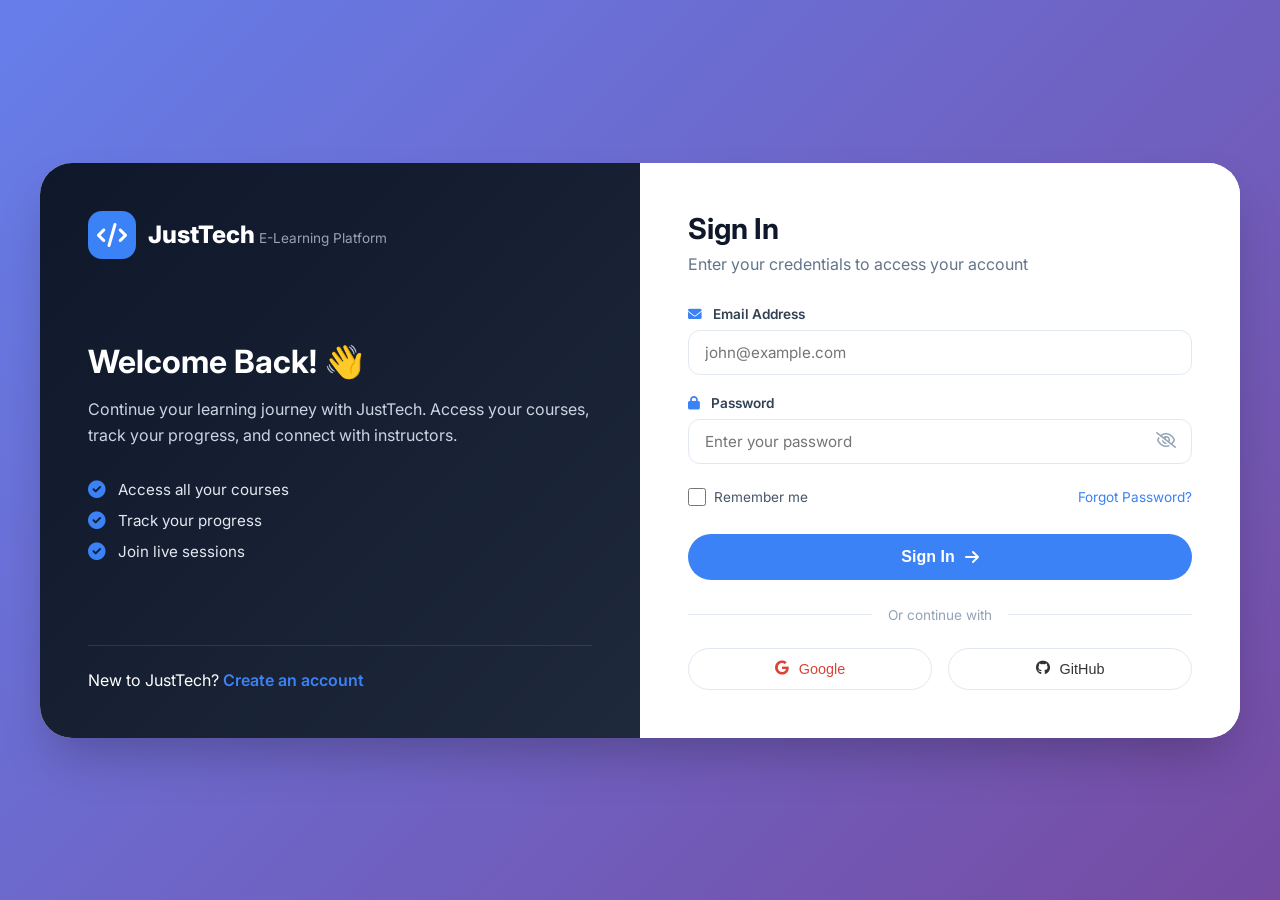
<file: index.html>
<!DOCTYPE html>
<html lang="en">

<head>
  <meta charset="UTF-8">
  <meta name="viewport" content="width=device-width, initial-scale=1.0, user-scalable=yes">
  <title>JustTech</title>
  <link
    href="https://fonts.googleapis.com/css2?family=Inter:opsz,wght@14..32,300;14..32,400;14..32,500;14..32,600;14..32,700;14..32,800&display=swap"
    rel="stylesheet">
  <link rel="stylesheet" href="https://cdnjs.cloudflare.com/ajax/libs/font-awesome/6.0.0-beta3/css/all.min.css">
  <link rel="stylesheet" href="style.css">
</head>

<body>

  <div class="app-wrapper">
    <!-- SIDEBAR / NAVIGATION -->
    <aside class="sidebar" id="mainSidebar">
      <div class="logo-area">
        <div class="logo-icon"><i class="fas fa-code"></i></div>
        <div class="logo-text">
          <span class="brand-bold">JustTech</span>
          <span class="brand-light"></span>
        </div>
      </div>
      <nav class="nav-menu">
        <ul class="nav-list">
          <li class="nav-item active" data-nav="dashboard"><a href="#" class="nav-link" id="navDashboard"><i
                class="fa fa-home"></i><span>Home</span></a></li>
          <li class="nav-item" data-nav="lectures"><a href="#" class="nav-link" id="navLectures"><i
                class="fas fa-chalkboard-teacher"></i><span>Lectures</span></a></li>
          <li class="nav-item" data-nav="courses"><a href="#" class="nav-link" id="navCourses"><i
                class="fas fa-book-open"></i><span>Enrolled Courses</span></a></li>
          <li class="nav-item" data-nav="progress"><a href="#" class="nav-link" id="navProgress"><i
                class="fas fa-user-graduate"></i><span>My Progress</span></a></li>
          <li class="nav-item" data-nav="tickets"><a href="#" class="nav-link" id="navTickets"><i
                class="fas fa-ticket-alt"></i><span>Tickets</span></a></li>
          <li class="nav-item" data-nav="profile"><a href="#" class="nav-link" id="navProfile"><i
                class="fas fa-user-circle"></i><span>Profile</span></a></li>
        </ul>
      </nav>
      <div class="sidebar-footer">
        <div class="user-mini" id="settingsNav"><i class="fa fa-gear"></i><span>Settings</span></div>
      </div>
    </aside>

    <!-- MAIN CONTENT AREA -->
    <main class="main-content">

      <div class="top-bar">
        <button class="mobile-menu-toggle" id="mobileToggle" aria-label="Menu"><i class="fas fa-bars"></i></button>
        <div class="page-title-area">
          <h2 id="dynamicPageTitle">Home</h2>
        </div>
        <div class="header-actions">
          <span class="notification-bell"><i class="far fa-bell"></i></span>
          <div class="avatar-wrapper">
            <div class="avatar-small"><span>JD</span></div>
            <div class="avatar-dropdown" id="avatarDropdown">
              <a href="#" id="settingsBtn"><i class="fas fa-user-cog"></i> Settings</a>
              <a href="#" id="logoutBtn"><i class="fas fa-sign-out-alt"></i> Logout</a>
            </div>
          </div>
        </div>
      </div>



      <!-- ========== DASHBOARD VIEW ========== -->
      <div id="dashboardView" class="view-pane active-view">
        <div class="hero-card">
          <div class="hero-left">
            <div class="badge-php">PHP Course</div>
            <h1>Current course: <span class="highlight">BackEnd PHP</span></h1>
            <div class="student-tagline"><i class="fas fa-trophy"></i> JustTech </div>
          </div>
          
        </div>
        <div class="stats-grid">
          
          <div class="stat-card">
            <div class="stat-icon"><i class="fas fa-calendar-check"></i></div>
            <div class="stat-info">
              <h3>Attendance</h3>
              <div class="stat-value">90%</div>
              <p>Excellent record</p>
            </div>
          </div>
          <div class="stat-card">
            <div class="stat-icon"><i class="fas fa-tasks"></i></div>
            <div class="stat-info">
              <h3>Task Avg</h3>
              <div class="stat-value">95.16%</div>
              <p>Consistency</p>
            </div>
          </div>
          <div class="stat-card">
            <div class="stat-icon"><i class="fas fa-star"></i></div>
            <div class="stat-info">
              <h3>Avg Score</h3>
              <div class="stat-value">95.94%</div>
              <p>+ Bonus 0%</p>
            </div>
          </div>
        </div>
        <div class="section-card">
          <div class="card-header">
            <h3><i class="fas fa-chart-bar"></i> Lectures Degree Progress</h3><span class="pill">Last 11 lectures</span>
          </div>
          <div class="bar-chart-container">
            <div class="chart-bars">
              <div class="bar-item" data-lecture="Lecture 1" data-value="85">
                <div class="bar-fill" style="height: 85%;"></div><span>L1</span>
              </div>
              <div class="bar-item" data-lecture="Lecture 4" data-value="78">
                <div class="bar-fill" style="height: 78%;"></div><span>L4</span>
              </div>
              <div class="bar-item" data-lecture="Lecture 7" data-value="92">
                <div class="bar-fill" style="height: 92%;"></div><span>L7</span>
              </div>
              <div class="bar-item" data-lecture="Lecture 10" data-value="88">
                <div class="bar-fill" style="height: 88%;"></div><span>L10</span>
              </div>
              <div class="bar-item" data-lecture="Lecture 13" data-value="96">
                <div class="bar-fill" style="height: 96%;"></div><span>L13</span>
              </div>
              <div class="bar-item" data-lecture="Lecture 16" data-value="94">
                <div class="bar-fill" style="height: 94%;"></div><span>L16</span>
              </div>
              <div class="bar-item" data-lecture="Lecture 19" data-value="91">
                <div class="bar-fill" style="height: 91%;"></div><span>L19</span>
              </div>
              <div class="bar-item" data-lecture="Lecture 22" data-value="89">
                <div class="bar-fill" style="height: 89%;"></div><span>L22</span>
              </div>
              <div class="bar-item" data-lecture="Lecture 25" data-value="97">
                <div class="bar-fill" style="height: 97%;"></div><span>L25</span>
              </div>
              <div class="bar-item" data-lecture="Lecture 28" data-value="93">
                <div class="bar-fill" style="height: 93%;"></div><span>L28</span>
              </div>
              <div class="bar-item" data-lecture="Lecture 31" data-value="99">
                <div class="bar-fill" style="height: 99%;"></div><span>L31</span>
              </div>
            </div>
          </div>
          <div class="lecture-note"><i class="fas fa-chart-simple"></i> Lecture degree trend: continuous improvement
          </div>
        </div>
      </div>


<!-- ========== LECTURES VIEW ========== -->
<div id="lecturesView" class="view-pane">
  <div class="section-card">
    <div class="card-header">
      <h3><i class="fas fa-book-open"></i> Lectures</h3>
      <span class="pill">PHP Course · 26 Lectures</span>
    </div>
    <div class="lectures-gallery">
      <!-- Lecture 1 -->
      <div class="lecture-card">
        <div class="lecture-icon"><i class="fas fa-play-circle"></i></div>
        <div class="lecture-number">Lecture 01</div>
        <div class="lecture-title">Introduction to PHP</div>
        <div class="lecture-progress">
          <div class="progress-bar-bg">
            <div class="progress-fill" style="width:85%"></div>
          </div>
          <span class="progress-percent">85%</span>
        </div>
      </div>
      <!-- Lecture 2 -->
      <div class="lecture-card">
        <div class="lecture-icon"><i class="fas fa-play-circle"></i></div>
        <div class="lecture-number">Lecture 02</div>
        <div class="lecture-title">Variables & Data Types</div>
        <div class="lecture-progress">
          <div class="progress-bar-bg">
            <div class="progress-fill" style="width:70%"></div>
          </div>
          <span class="progress-percent">70%</span>
        </div>
      </div>
      <!-- Lecture 3 -->
      <div class="lecture-card">
        <div class="lecture-icon"><i class="fas fa-play-circle"></i></div>
        <div class="lecture-number">Lecture 03</div>
        <div class="lecture-title">Operators in PHP</div>
        <div class="lecture-progress">
          <div class="progress-bar-bg">
            <div class="progress-fill" style="width:90%"></div>
          </div>
          <span class="progress-percent">90%</span>
        </div>
      </div>
      <!-- Lecture 4 -->
      <div class="lecture-card">
        <div class="lecture-icon"><i class="fas fa-play-circle"></i></div>
        <div class="lecture-number">Lecture 04</div>
        <div class="lecture-title">Conditional Statements</div>
        <div class="lecture-progress">
          <div class="progress-bar-bg">
            <div class="progress-fill" style="width:78%"></div>
          </div>
          <span class="progress-percent">78%</span>
        </div>
      </div>
      <!-- Lecture 5 -->
      <div class="lecture-card">
        <div class="lecture-icon"><i class="fas fa-play-circle"></i></div>
        <div class="lecture-number">Lecture 05</div>
        <div class="lecture-title">Loops (for, while, foreach)</div>
        <div class="lecture-progress">
          <div class="progress-bar-bg">
            <div class="progress-fill" style="width:82%"></div>
          </div>
          <span class="progress-percent">82%</span>
        </div>
      </div>
      <!-- Lecture 6 -->
      <div class="lecture-card">
        <div class="lecture-icon"><i class="fas fa-play-circle"></i></div>
        <div class="lecture-number">Lecture 06</div>
        <div class="lecture-title">Functions in PHP</div>
        <div class="lecture-progress">
          <div class="progress-bar-bg">
            <div class="progress-fill" style="width:65%"></div>
          </div>
          <span class="progress-percent">65%</span>
        </div>
      </div>
      <!-- Lecture 7 -->
      <div class="lecture-card">
        <div class="lecture-icon"><i class="fas fa-play-circle"></i></div>
        <div class="lecture-number">Lecture 07</div>
        <div class="lecture-title">Arrays & Array Functions</div>
        <div class="lecture-progress">
          <div class="progress-bar-bg">
            <div class="progress-fill" style="width:92%"></div>
          </div>
          <span class="progress-percent">92%</span>
        </div>
      </div>
      <!-- Lecture 8 -->
      <div class="lecture-card">
        <div class="lecture-icon"><i class="fas fa-play-circle"></i></div>
        <div class="lecture-number">Lecture 08</div>
        <div class="lecture-title">Superglobals ($_GET, $_POST)</div>
        <div class="lecture-progress">
          <div class="progress-bar-bg">
            <div class="progress-fill" style="width:88%"></div>
          </div>
          <span class="progress-percent">88%</span>
        </div>
      </div>
      <!-- Lecture 9 -->
      <div class="lecture-card">
        <div class="lecture-icon"><i class="fas fa-play-circle"></i></div>
        <div class="lecture-number">Lecture 09</div>
        <div class="lecture-title">Form Handling</div>
        <div class="lecture-progress">
          <div class="progress-bar-bg">
            <div class="progress-fill" style="width:76%"></div>
          </div>
          <span class="progress-percent">76%</span>
        </div>
      </div>
      <!-- Lecture 10 -->
      <div class="lecture-card">
        <div class="lecture-icon"><i class="fas fa-play-circle"></i></div>
        <div class="lecture-number">Lecture 10</div>
        <div class="lecture-title">Cookies & Sessions</div>
        <div class="lecture-progress">
          <div class="progress-bar-bg">
            <div class="progress-fill" style="width:88%"></div>
          </div>
          <span class="progress-percent">88%</span>
        </div>
      </div>
      <!-- Lecture 11 -->
      <div class="lecture-card">
        <div class="lecture-icon"><i class="fas fa-play-circle"></i></div>
        <div class="lecture-number">Lecture 11</div>
        <div class="lecture-title">File Handling</div>
        <div class="lecture-progress">
          <div class="progress-bar-bg">
            <div class="progress-fill" style="width:60%"></div>
          </div>
          <span class="progress-percent">60%</span>
        </div>
      </div>
      <!-- Lecture 12 -->
      <div class="lecture-card">
        <div class="lecture-icon"><i class="fas fa-play-circle"></i></div>
        <div class="lecture-number">Lecture 12</div>
        <div class="lecture-title">Error Handling</div>
        <div class="lecture-progress">
          <div class="progress-bar-bg">
            <div class="progress-fill" style="width:94%"></div>
          </div>
          <span class="progress-percent">94%</span>
        </div>
      </div>
      <!-- Lecture 13 -->
      <div class="lecture-card">
        <div class="lecture-icon"><i class="fas fa-play-circle"></i></div>
        <div class="lecture-number">Lecture 13</div>
        <div class="lecture-title">OOP Basics</div>
        <div class="lecture-progress">
          <div class="progress-bar-bg">
            <div class="progress-fill" style="width:96%"></div>
          </div>
          <span class="progress-percent">96%</span>
        </div>
      </div>
      <!-- Lecture 14 -->
      <div class="lecture-card">
        <div class="lecture-icon"><i class="fas fa-play-circle"></i></div>
        <div class="lecture-number">Lecture 14</div>
        <div class="lecture-title">Classes & Objects</div>
        <div class="lecture-progress">
          <div class="progress-bar-bg">
            <div class="progress-fill" style="width:84%"></div>
          </div>
          <span class="progress-percent">84%</span>
        </div>
      </div>
      <!-- Lecture 15 -->
      <div class="lecture-card">
        <div class="lecture-icon"><i class="fas fa-play-circle"></i></div>
        <div class="lecture-number">Lecture 15</div>
        <div class="lecture-title">Inheritance & Polymorphism</div>
        <div class="lecture-progress">
          <div class="progress-bar-bg">
            <div class="progress-fill" style="width:79%"></div>
          </div>
          <span class="progress-percent">79%</span>
        </div>
      </div>
      <!-- Lecture 16 -->
      <div class="lecture-card">
        <div class="lecture-icon"><i class="fas fa-play-circle"></i></div>
        <div class="lecture-number">Lecture 16</div>
        <div class="lecture-title">Database Connection (MySQLi)</div>
        <div class="lecture-progress">
          <div class="progress-bar-bg">
            <div class="progress-fill" style="width:94%"></div>
          </div>
          <span class="progress-percent">94%</span>
        </div>
      </div>
      <!-- Lecture 17 -->
      <div class="lecture-card">
        <div class="lecture-icon"><i class="fas fa-play-circle"></i></div>
        <div class="lecture-number">Lecture 17</div>
        <div class="lecture-title">CRUD Operations</div>
        <div class="lecture-progress">
          <div class="progress-bar-bg">
            <div class="progress-fill" style="width:91%"></div>
          </div>
          <span class="progress-percent">91%</span>
        </div>
      </div>
      <!-- Lecture 18 -->
      <div class="lecture-card">
        <div class="lecture-icon"><i class="fas fa-play-circle"></i></div>
        <div class="lecture-number">Lecture 18</div>
        <div class="lecture-title">Prepared Statements</div>
        <div class="lecture-progress">
          <div class="progress-bar-bg">
            <div class="progress-fill" style="width:73%"></div>
          </div>
          <span class="progress-percent">73%</span>
        </div>
      </div>
      <!-- Lecture 19 -->
      <div class="lecture-card">
        <div class="lecture-icon"><i class="fas fa-play-circle"></i></div>
        <div class="lecture-number">Lecture 19</div>
        <div class="lecture-title">PDO Extension</div>
        <div class="lecture-progress">
          <div class="progress-bar-bg">
            <div class="progress-fill" style="width:91%"></div>
          </div>
          <span class="progress-percent">91%</span>
        </div>
      </div>
      <!-- Lecture 20 -->
      <div class="lecture-card">
        <div class="lecture-icon"><i class="fas fa-play-circle"></i></div>
        <div class="lecture-number">Lecture 20</div>
        <div class="lecture-title">Authentication System</div>
        <div class="lecture-progress">
          <div class="progress-bar-bg">
            <div class="progress-fill" style="width:87%"></div>
          </div>
          <span class="progress-percent">87%</span>
        </div>
      </div>
      <!-- Lecture 21 -->
      <div class="lecture-card">
        <div class="lecture-icon"><i class="fas fa-play-circle"></i></div>
        <div class="lecture-number">Lecture 21</div>
        <div class="lecture-title">Password Hashing</div>
        <div class="lecture-progress">
          <div class="progress-bar-bg">
            <div class="progress-fill" style="width:77%"></div>
          </div>
          <span class="progress-percent">77%</span>
        </div>
      </div>
      <!-- Lecture 22 -->
      <div class="lecture-card">
        <div class="lecture-icon"><i class="fas fa-play-circle"></i></div>
        <div class="lecture-number">Lecture 22</div>
        <div class="lecture-title">AJAX with PHP</div>
        <div class="lecture-progress">
          <div class="progress-bar-bg">
            <div class="progress-fill" style="width:89%"></div>
          </div>
          <span class="progress-percent">89%</span>
        </div>
      </div>
      <!-- Lecture 23 -->
      <div class="lecture-card">
        <div class="lecture-icon"><i class="fas fa-play-circle"></i></div>
        <div class="lecture-number">Lecture 23</div>
        <div class="lecture-title">JSON & APIs</div>
        <div class="lecture-progress">
          <div class="progress-bar-bg">
            <div class="progress-fill" style="width:68%"></div>
          </div>
          <span class="progress-percent">68%</span>
        </div>
      </div>
      <!-- Lecture 24 -->
      <div class="lecture-card">
        <div class="lecture-icon"><i class="fas fa-play-circle"></i></div>
        <div class="lecture-number">Lecture 24</div>
        <div class="lecture-title">MVC Pattern</div>
        <div class="lecture-progress">
          <div class="progress-bar-bg">
            <div class="progress-fill" style="width:95%"></div>
          </div>
          <span class="progress-percent">95%</span>
        </div>
      </div>
      <!-- Lecture 25 -->
      <div class="lecture-card">
        <div class="lecture-icon"><i class="fas fa-play-circle"></i></div>
        <div class="lecture-number">Lecture 25</div>
        <div class="lecture-title">Frameworks Overview (Laravel)</div>
        <div class="lecture-progress">
          <div class="progress-bar-bg">
            <div class="progress-fill" style="width:97%"></div>
          </div>
          <span class="progress-percent">97%</span>
        </div>
      </div>
  
      <!-- Lecture 31 -->
      <div class="lecture-card">
        <div class="lecture-icon"><i class="fas fa-trophy"></i></div>
        <div class="lecture-number">Project</div>
        <div class="lecture-title">Final Project</div>
        <div class="lecture-progress">
          <div class="progress-bar-bg">
            <div class="progress-fill" style="width:99%"></div>
          </div>
          <span class="progress-percent">99%</span>
        </div>
      </div>
    </div>
  </div>
</div>


      <!-- ========== MY PROGRESS & STATS COMBINED ========== -->
      <div id="progressView" class="view-pane">
        <!-- My Progress Section -->
        <div class="section-card">
          <div class="card-header">
            <h3><i class="fas fa-chart-line"></i> Your Progress · PHP</h3>
            <span class="pill">Personal dashboard</span>
          </div>
          <div class="progress-individual">
            <div class="progress-metric">
              <div class="metric-label">Overall Completion</div>
              <div class="metric-value">90%</div>
              <div class="progress-bar-global">
                <div class="global-fill" style="width:90%"></div>
              </div>
            </div>
            <div class="split-metrics">
              <div class="split-item"><span>Assignments done</span><strong> 30/31</strong></div>
              <div class="split-item"><span>Quizzes avg</span><strong> 94%</strong></div>
              <div class="split-item"><span>Attendance rate</span><strong> 93.55%</strong></div>
            </div>
          </div>
        </div>

        <!-- Round Stats Section -->
        <div class="stats-full-card">
          <div class="card-header">
            <h3><i class="fas fa-chart-pie"></i> Round Stats</h3>
            <span class="pill">Current round</span>
          </div>
          <div class="stat-circle-container">
            <div class="stat-circle-item">
              <div class="circle-percent">90%</div>
              <span><i class="fas fa-user-check"></i> Attendance</span>
            </div>
            <div class="stat-circle-item">
              <div class="circle-percent">85%</div>
              <span><i class="fas fa-file-alt"></i> Task Avg</span>
            </div>
            <div class="stat-circle-item">
              <div class="circle-percent">91.3%</div>
              <span><i class="fas fa-chart-simple"></i> Avg Score</span>
            </div>

          </div>
          <div class="stats-details">
            <p><i class="fas fa-chart-line"></i> Round consistency: <strong>Excellent performance</strong></p>
            <div class="stats-badge-group">
              <span class="badge-stat">🔥 90% Attendance</span>
              <span class="badge-stat">📊 85% Tasks</span>
              <span class="badge-stat">🏆 91.3% Overall</span>
            </div>
          </div>
        </div>
      </div>

      <!-- Remove or hide the old statsView div -->
      <div id="statsView" class="view-pane" style="display:none;"></div>





      <!-- ========== TICKETS VIEW ========== -->
      <div id="ticketsView" class="view-pane">
        <div class="tickets-main-container">
          <div class="tickets-header-section">
            <h1 class="tickets-main-title"><i class="fas fa-ticket-alt"></i> Tickets</h1>
            <div class="ticket-filters">
              <button class="filter-btn active-filter" data-filter="all">All</button>
              <button class="filter-btn" data-filter="pending">Pending</button>
              <button class="filter-btn" data-filter="open">Open</button>
              <button class="filter-btn" data-filter="in-progress">In Progress</button>
              <button class="filter-btn" data-filter="closed">Closed</button>
            </div>
          </div>

          <!-- Tickets List Section -->
          <div class="tickets-list-area" id="ticketsListArea">
            <div class="no-tickets-message" id="noTicketsMsg">
              <i class="fas fa-inbox"></i>
              <h3>No Tickets</h3>
              <p>You haven't created any support tickets yet.</p>
            </div>
            <div id="ticketsDynamicList" class="tickets-dynamic-grid"></div>
          </div>

          <!-- New Ticket Form -->
          <div class="new-ticket-card">
            <h3><i class="fas fa-plus-circle"></i> New Ticket</h3>
            <div class="form-group">
              <label>Subject</label>
              <input type="text" id="ticketSubject" placeholder="e.g., Lecture access issue" class="ticket-input">
            </div>
            <div class="form-group">
              <label>Description</label>
              <textarea id="ticketDesc" rows="3" placeholder="Describe your problem in detail..."
                class="ticket-textarea"></textarea>
            </div>
            <button id="sendTicketBtn" class="send-ticket-btn"><i class="fas fa-paper-plane"></i> Send</button>
          </div>
        </div>
      </div>

      <!-- ========== ENROLLED COURSES VIEW (NEW) ========== -->
      <div id="coursesView" class="view-pane">
        <div class="enrolled-header">
          <h2><i class="fas fa-graduation-cap"></i> Enrolled Courses</h2>
          <p>Your active learning journey</p>
        </div>
        <div class="courses-grid-single">
          <div class="course-master-card">
            <div class="course-badge-top"><span class="course-status active-status">Active</span><span
                class="course-mode"><i class="fas fa-globe"></i> Online</span></div>
            <div class="course-title-section">
              <h3>PHP 331</h3>
              <p class="course-sub">BackEnd PHP · Advanced Track</p>
            </div>
            <div class="course-stats-mini">
              <div class="course-stat-item"><span class="stat-number">93.55%</span><span class="stat-label">Attendance
                  Rate</span></div>
              <div class="course-stat-item"><span class="stat-number">98.33%</span><span class="stat-label">Task Degree
                  Rate</span></div>
            </div>
            <div class="course-actions">
              <button class="course-btn outline-btn"><i class="fas fa-calendar-alt"></i> View Course Plan</button>
              <button class="course-btn solid-btn"><i class="fas fa-info-circle"></i> View Details</button>
            </div>
          </div>
          <!-- additional demo course to match design richness (optional but stays consistent) -->
          <div class="course-master-card secondary-card">
            <div class="course-badge-top"><span class="course-status active-status">Active</span><span
                class="course-mode"><i class="fas fa-globe"></i> Online</span></div>
            <div class="course-title-section">
              <h3>JavaScript Advanced</h3>
              <p class="course-sub">FullStack Integration</p>
            </div>
            <div class="course-stats-mini">
              <div class="course-stat-item"><span class="stat-number">87.2%</span><span class="stat-label">Attendance
                  Rate</span></div>
              <div class="course-stat-item"><span class="stat-number">91.5%</span><span class="stat-label">Task
                  Degree</span></div>
            </div>
            <div class="course-actions"><button class="course-btn outline-btn"><i class="fas fa-calendar-alt"></i> View
                Plan</button><button class="course-btn solid-btn"><i class="fas fa-info-circle"></i> Details</button>
            </div>
          </div>
        </div>
      </div>

      <!-- ========== PROFILE VIEW (NEW) ========== -->
      <div id="profileView" class="view-pane">
        <div class="profile-container">
          <div class="profile-cover-card">
            <div class="profile-avatar-large"><i class="fas fa-user-astronaut"></i></div>
            <div class="profile-name-title">
              <h2>John Doe</h2>
              <p>JohnDoe123@gmail.com</p>
            </div>
          </div>
          <div class="profile-form-card">
            <h3><i class="fas fa-user-edit"></i> Personal Data</h3>
            <div class="form-2col">
              <div class="input-field"><label>Name</label><input type="text" value="John Doe" class="profile-input">
              </div>
              <div class="input-field"><label>Email</label><input type="email" value="JohnDoe123@gmail.com"
                  class="profile-input"></div>
              <div class="input-field"><label>Phone</label><input type="tel" placeholder="+20 123 456 789"
                  class="profile-input"></div>
              <div class="input-field"><label>Birthdate</label><input type="date" class="profile-input"></div>
              <div class="input-field"><label>Country</label><input type="text" placeholder="Egypt"
                  class="profile-input"></div>
              <div class="input-field"><label>City</label><input type="text" value="Cairo" class="profile-input"></div>
              <div class="input-field"><label>College</label><input type="text" placeholder="Computer Science"
                  class="profile-input"></div>
              <div class="input-field">
                <label>Profession</label>
                <select class="profile-input">
                  <option value="Student">Student</option>
                  <option value="Graduate">Graduate</option>
                </select>
              </div>

            </div>
            <div class="save-btn-wrap"><button class="save-profile-btn"><i class="fas fa-save"></i> Save</button></div>
          </div>
        </div>
      </div>



<!-- ========== SETTINGS VIEW ========== -->
<div id="settingsView" class="view-pane">
  <div class="settings-container">
    
    <!-- Change Email Section -->
    <div class="settings-card">
      <h3><i class="fas fa-envelope"></i> Change Email Address</h3>
      <div class="email-preview">
        Current email: <strong id="currentEmail">JohnDoe123@gmail.com</strong>
      </div>
      <div class="settings-group">
        <label>New Email Address</label>
        <input type="email" id="newEmail" class="settings-input" placeholder="Enter new email">
      </div>
      <div class="settings-group">
        <label>Confirm Password</label>
        <input type="password" id="emailPassword" class="settings-input" placeholder="Enter your password to confirm">
      </div>
      <button class="settings-btn" id="updateEmailBtn"><i class="fas fa-save"></i> Update Email</button>
    </div>

    <!-- Change Password Section -->
    <div class="settings-card">
      <h3><i class="fas fa-lock"></i> Change Password</h3>
      <div class="settings-group">
        <label>Current Password</label>
        <input type="password" id="currentPassword" class="settings-input" placeholder="Enter current password">
      </div>
      <div class="settings-group">
        <label>New Password</label>
        <input type="password" id="newPassword" class="settings-input" placeholder="Enter new password">
        <div class="password-requirements">Minimum 8 characters, at least 1 letter and 1 number</div>
      </div>
      <div class="settings-group">
        <label>Confirm New Password</label>
        <input type="password" id="confirmPassword" class="settings-input" placeholder="Confirm new password">
      </div>
      <button class="settings-btn" id="updatePasswordBtn"><i class="fas fa-key"></i> Update Password</button>
    </div>

    <!-- Logout Section (separate, not in danger zone) -->
    <div class="settings-card">
      <h3><i class="fas fa-sign-out-alt"></i> Session</h3>
      <div class="settings-group">
        <button class="settings-btn" id="logoutSettingsBtn" style="background: #6c5ce7;"><i class="fas fa-sign-out-alt"></i> Logout</button>
      </div>
    </div>

    <!-- Danger Zone (Delete Account only) -->
    <div class="settings-card danger-zone">
      <h3><i class="fas fa-exclamation-triangle"></i> This process is permanent </h3>
      <div class="settings-group" style="display: flex; justify-content: flex-end;">
        <button class="settings-btn danger-btn" id="deleteAccountBtn" style="background: transparent; border: 2px solid #dc2626; color: #dc2626;"><i class="fas fa-trash-alt"></i> Delete Account</button>
      </div>
      <div class="warning-text"><i class="fas fa-info-circle"></i> Deleting your account is permanent and cannot be undone.</div>
    </div>
    
  </div>
</div>

<!-- Delete Account Confirmation Modal -->
<div id="deleteModal" class="modal">
  <div class="modal-content">
    <h4><i class="fas fa-exclamation-triangle" style="color: #dc2626;"></i> Delete Account?</h4>
    <p>Are you sure you want to delete your account? This action is permanent and all your data will be lost.</p>
    <div class="modal-buttons">
      <button class="modal-btn cancel" id="cancelDeleteBtn">Cancel</button>
      <button class="modal-btn confirm" id="confirmDeleteBtn">Yes, Delete</button>
    </div>
  </div>
</div>









    </main>
  </div>



<script src="script.js"></script>

</body>

</html>
</file>
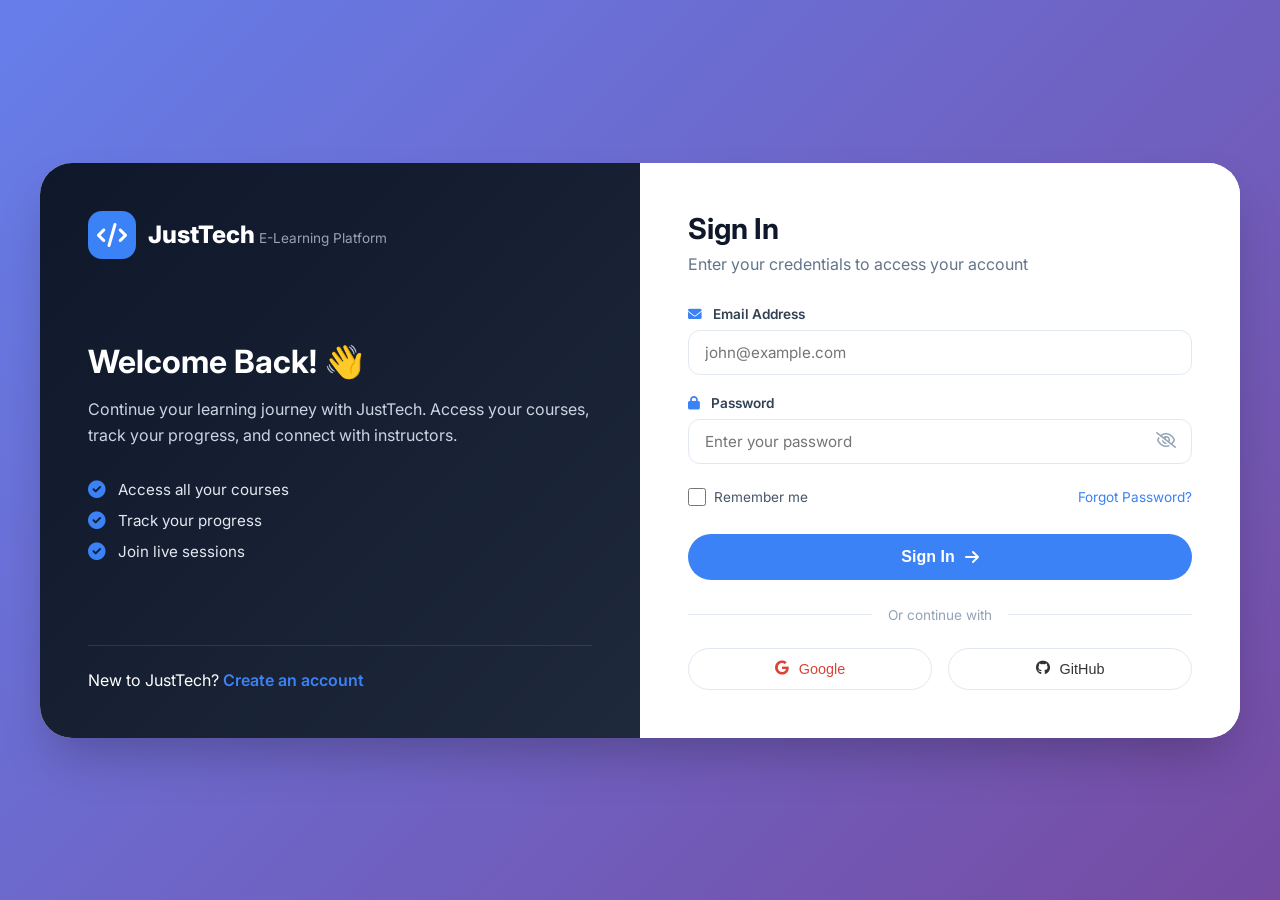
<file: Frontend/index.html>
<!DOCTYPE html>
<html lang="en">

<head>
  <meta charset="UTF-8">
  <meta name="viewport" content="width=device-width, initial-scale=1.0, user-scalable=yes">
  <title>JustTech</title>
  <link
    href="https://fonts.googleapis.com/css2?family=Inter:opsz,wght@14..32,300;14..32,400;14..32,500;14..32,600;14..32,700;14..32,800&display=swap"
    rel="stylesheet">
  <link rel="stylesheet" href="https://cdnjs.cloudflare.com/ajax/libs/font-awesome/6.0.0-beta3/css/all.min.css">
  <link rel="stylesheet" href="style.css">
</head>

<body>

  <div class="app-wrapper">
    <!-- SIDEBAR / NAVIGATION -->
    <aside class="sidebar" id="mainSidebar">
      <div class="logo-area">
        <div class="logo-icon"><i class="fas fa-code"></i></div>
        <div class="logo-text">
          <span class="brand-bold">JustTech</span>
          <span class="brand-light"></span>
        </div>
      </div>
      <nav class="nav-menu">
        <ul class="nav-list">
          <li class="nav-item active" data-nav="dashboard"><a href="index.html" class="nav-link" id="navDashboard"><i
                class="fa fa-home"></i><span>Home</span></a></li>

          <li class="nav-item" data-nav="courses"><a href="index.html?view=courses" class="nav-link" id="navCourses"><i
                class="fas fa-book-open"></i><span>Enrolled Courses</span></a></li>
          <li class="nav-item" data-nav="progress"><a href="index.html?view=progress" class="nav-link" id="navProgress"><i
                class="fas fa-user-graduate"></i><span>My Progress</span></a></li>
          <li class="nav-item" data-nav="tickets"><a href="index.html?view=tickets" class="nav-link" id="navTickets"><i
                class="fas fa-ticket-alt"></i><span>Tickets</span></a></li>
          <li class="nav-item" data-nav="assignments"><a href="assignments.html" class="nav-link" id="navAssignments"><i
                class="fas fa-tasks"></i><span>Assignments</span></a></li>
          <li class="nav-item" data-nav="certificates"><a href="certificates.html" class="nav-link" id="navCertificates"><i
                class="fas fa-certificate"></i><span>Certificates</span></a></li>
          <li class="nav-item" data-nav="profile"><a href="index.html?view=profile" class="nav-link" id="navProfile"><i
                class="fas fa-user-circle"></i><span>Profile</span></a></li>
        </ul>
      </nav>
      <div class="sidebar-footer">
        <div class="user-mini" id="settingsNav"><i class="fa fa-gear"></i><span>Settings</span></div>
      </div>
    </aside>

    <!-- MAIN CONTENT AREA -->
    <main class="main-content">

      <div class="top-bar">
        <button class="mobile-menu-toggle" id="mobileToggle" aria-label="Menu"><i class="fas fa-bars"></i></button>
        <div class="page-title-area">
          <h2 id="dynamicPageTitle">Home</h2>
        </div>
        <div class="header-actions">
          <span class="notification-bell"><i class="far fa-bell"></i></span>
          <div class="avatar-wrapper">
            <div class="avatar-small"><span id="avatarInitials">JD</span></div>
            <div class="avatar-dropdown" id="avatarDropdown">
              <a href="index.html?view=settings" id="settingsBtn"><i class="fas fa-user-cog"></i> Settings</a>
              <a href="login.html" id="logoutBtn"><i class="fas fa-sign-out-alt"></i> Logout</a>
            </div>
          </div>
        </div>
      </div>



      <!-- ========== DASHBOARD VIEW ========== -->
      <div id="dashboardView" class="view-pane active-view">
        <div class="enrolled-header">
          <h2><i class="fas fa-graduation-cap"></i> Available Courses</h2>
          <p>Explore our latest technology courses and start your learning journey</p>
        </div>
        
        <div id="dashboardCoursesContainer" class="courses-grid">
          <div class="loading-spinner" style="text-align: center; padding: 40px; color: #64748b; width: 100%;">
            <i class="fas fa-spinner fa-spin" style="font-size: 2rem; margin-bottom: 10px;"></i>
            <p>Fetching amazing courses for you...</p>
          </div>
        </div>
      </div>


<!-- ========== LECTURES VIEW ========== -->
<div id="lecturesView" class="view-pane">
  <div class="section-card">
    <div class="card-header">
      <h3><i class="fas fa-book-open"></i> Lectures</h3>
      <span class="pill">PHP Course · 26 Lectures</span>
    </div>
    <div class="lectures-gallery">
      <!-- Lecture 1 -->
      <div class="lecture-card">
        <div class="lecture-icon"><i class="fas fa-play-circle"></i></div>
        <div class="lecture-number">Lecture 01</div>
        <div class="lecture-title">Introduction to PHP</div>
        <div class="lecture-progress">
          <div class="progress-bar-bg">
            <div class="progress-fill" style="width:85%"></div>
          </div>
          <span class="progress-percent">85%</span>
        </div>
      </div>
      <!-- Lecture 2 -->
      <div class="lecture-card">
        <div class="lecture-icon"><i class="fas fa-play-circle"></i></div>
        <div class="lecture-number">Lecture 02</div>
        <div class="lecture-title">Variables & Data Types</div>
        <div class="lecture-progress">
          <div class="progress-bar-bg">
            <div class="progress-fill" style="width:70%"></div>
          </div>
          <span class="progress-percent">70%</span>
        </div>
      </div>
      <!-- Lecture 3 -->
      <div class="lecture-card">
        <div class="lecture-icon"><i class="fas fa-play-circle"></i></div>
        <div class="lecture-number">Lecture 03</div>
        <div class="lecture-title">Operators in PHP</div>
        <div class="lecture-progress">
          <div class="progress-bar-bg">
            <div class="progress-fill" style="width:90%"></div>
          </div>
          <span class="progress-percent">90%</span>
        </div>
      </div>
      <!-- Lecture 4 -->
      <div class="lecture-card">
        <div class="lecture-icon"><i class="fas fa-play-circle"></i></div>
        <div class="lecture-number">Lecture 04</div>
        <div class="lecture-title">Conditional Statements</div>
        <div class="lecture-progress">
          <div class="progress-bar-bg">
            <div class="progress-fill" style="width:78%"></div>
          </div>
          <span class="progress-percent">78%</span>
        </div>
      </div>
      <!-- Lecture 5 -->
      <div class="lecture-card">
        <div class="lecture-icon"><i class="fas fa-play-circle"></i></div>
        <div class="lecture-number">Lecture 05</div>
        <div class="lecture-title">Loops (for, while, foreach)</div>
        <div class="lecture-progress">
          <div class="progress-bar-bg">
            <div class="progress-fill" style="width:82%"></div>
          </div>
          <span class="progress-percent">82%</span>
        </div>
      </div>
      <!-- Lecture 6 -->
      <div class="lecture-card">
        <div class="lecture-icon"><i class="fas fa-play-circle"></i></div>
        <div class="lecture-number">Lecture 06</div>
        <div class="lecture-title">Functions in PHP</div>
        <div class="lecture-progress">
          <div class="progress-bar-bg">
            <div class="progress-fill" style="width:65%"></div>
          </div>
          <span class="progress-percent">65%</span>
        </div>
      </div>
      <!-- Lecture 7 -->
      <div class="lecture-card">
        <div class="lecture-icon"><i class="fas fa-play-circle"></i></div>
        <div class="lecture-number">Lecture 07</div>
        <div class="lecture-title">Arrays & Array Functions</div>
        <div class="lecture-progress">
          <div class="progress-bar-bg">
            <div class="progress-fill" style="width:92%"></div>
          </div>
          <span class="progress-percent">92%</span>
        </div>
      </div>
      <!-- Lecture 8 -->
      <div class="lecture-card">
        <div class="lecture-icon"><i class="fas fa-play-circle"></i></div>
        <div class="lecture-number">Lecture 08</div>
        <div class="lecture-title">Superglobals ($_GET, $_POST)</div>
        <div class="lecture-progress">
          <div class="progress-bar-bg">
            <div class="progress-fill" style="width:88%"></div>
          </div>
          <span class="progress-percent">88%</span>
        </div>
      </div>
      <!-- Lecture 9 -->
      <div class="lecture-card">
        <div class="lecture-icon"><i class="fas fa-play-circle"></i></div>
        <div class="lecture-number">Lecture 09</div>
        <div class="lecture-title">Form Handling</div>
        <div class="lecture-progress">
          <div class="progress-bar-bg">
            <div class="progress-fill" style="width:76%"></div>
          </div>
          <span class="progress-percent">76%</span>
        </div>
      </div>
      <!-- Lecture 10 -->
      <div class="lecture-card">
        <div class="lecture-icon"><i class="fas fa-play-circle"></i></div>
        <div class="lecture-number">Lecture 10</div>
        <div class="lecture-title">Cookies & Sessions</div>
        <div class="lecture-progress">
          <div class="progress-bar-bg">
            <div class="progress-fill" style="width:88%"></div>
          </div>
          <span class="progress-percent">88%</span>
        </div>
      </div>
      <!-- Lecture 11 -->
      <div class="lecture-card">
        <div class="lecture-icon"><i class="fas fa-play-circle"></i></div>
        <div class="lecture-number">Lecture 11</div>
        <div class="lecture-title">File Handling</div>
        <div class="lecture-progress">
          <div class="progress-bar-bg">
            <div class="progress-fill" style="width:60%"></div>
          </div>
          <span class="progress-percent">60%</span>
        </div>
      </div>
      <!-- Lecture 12 -->
      <div class="lecture-card">
        <div class="lecture-icon"><i class="fas fa-play-circle"></i></div>
        <div class="lecture-number">Lecture 12</div>
        <div class="lecture-title">Error Handling</div>
        <div class="lecture-progress">
          <div class="progress-bar-bg">
            <div class="progress-fill" style="width:94%"></div>
          </div>
          <span class="progress-percent">94%</span>
        </div>
      </div>
      <!-- Lecture 13 -->
      <div class="lecture-card">
        <div class="lecture-icon"><i class="fas fa-play-circle"></i></div>
        <div class="lecture-number">Lecture 13</div>
        <div class="lecture-title">OOP Basics</div>
        <div class="lecture-progress">
          <div class="progress-bar-bg">
            <div class="progress-fill" style="width:96%"></div>
          </div>
          <span class="progress-percent">96%</span>
        </div>
      </div>
      <!-- Lecture 14 -->
      <div class="lecture-card">
        <div class="lecture-icon"><i class="fas fa-play-circle"></i></div>
        <div class="lecture-number">Lecture 14</div>
        <div class="lecture-title">Classes & Objects</div>
        <div class="lecture-progress">
          <div class="progress-bar-bg">
            <div class="progress-fill" style="width:84%"></div>
          </div>
          <span class="progress-percent">84%</span>
        </div>
      </div>
      <!-- Lecture 15 -->
      <div class="lecture-card">
        <div class="lecture-icon"><i class="fas fa-play-circle"></i></div>
        <div class="lecture-number">Lecture 15</div>
        <div class="lecture-title">Inheritance & Polymorphism</div>
        <div class="lecture-progress">
          <div class="progress-bar-bg">
            <div class="progress-fill" style="width:79%"></div>
          </div>
          <span class="progress-percent">79%</span>
        </div>
      </div>
      <!-- Lecture 16 -->
      <div class="lecture-card">
        <div class="lecture-icon"><i class="fas fa-play-circle"></i></div>
        <div class="lecture-number">Lecture 16</div>
        <div class="lecture-title">Database Connection (MySQLi)</div>
        <div class="lecture-progress">
          <div class="progress-bar-bg">
            <div class="progress-fill" style="width:94%"></div>
          </div>
          <span class="progress-percent">94%</span>
        </div>
      </div>
      <!-- Lecture 17 -->
      <div class="lecture-card">
        <div class="lecture-icon"><i class="fas fa-play-circle"></i></div>
        <div class="lecture-number">Lecture 17</div>
        <div class="lecture-title">CRUD Operations</div>
        <div class="lecture-progress">
          <div class="progress-bar-bg">
            <div class="progress-fill" style="width:91%"></div>
          </div>
          <span class="progress-percent">91%</span>
        </div>
      </div>
      <!-- Lecture 18 -->
      <div class="lecture-card">
        <div class="lecture-icon"><i class="fas fa-play-circle"></i></div>
        <div class="lecture-number">Lecture 18</div>
        <div class="lecture-title">Prepared Statements</div>
        <div class="lecture-progress">
          <div class="progress-bar-bg">
            <div class="progress-fill" style="width:73%"></div>
          </div>
          <span class="progress-percent">73%</span>
        </div>
      </div>
      <!-- Lecture 19 -->
      <div class="lecture-card">
        <div class="lecture-icon"><i class="fas fa-play-circle"></i></div>
        <div class="lecture-number">Lecture 19</div>
        <div class="lecture-title">PDO Extension</div>
        <div class="lecture-progress">
          <div class="progress-bar-bg">
            <div class="progress-fill" style="width:91%"></div>
          </div>
          <span class="progress-percent">91%</span>
        </div>
      </div>
      <!-- Lecture 20 -->
      <div class="lecture-card">
        <div class="lecture-icon"><i class="fas fa-play-circle"></i></div>
        <div class="lecture-number">Lecture 20</div>
        <div class="lecture-title">Authentication System</div>
        <div class="lecture-progress">
          <div class="progress-bar-bg">
            <div class="progress-fill" style="width:87%"></div>
          </div>
          <span class="progress-percent">87%</span>
        </div>
      </div>
      <!-- Lecture 21 -->
      <div class="lecture-card">
        <div class="lecture-icon"><i class="fas fa-play-circle"></i></div>
        <div class="lecture-number">Lecture 21</div>
        <div class="lecture-title">Password Hashing</div>
        <div class="lecture-progress">
          <div class="progress-bar-bg">
            <div class="progress-fill" style="width:77%"></div>
          </div>
          <span class="progress-percent">77%</span>
        </div>
      </div>
      <!-- Lecture 22 -->
      <div class="lecture-card">
        <div class="lecture-icon"><i class="fas fa-play-circle"></i></div>
        <div class="lecture-number">Lecture 22</div>
        <div class="lecture-title">AJAX with PHP</div>
        <div class="lecture-progress">
          <div class="progress-bar-bg">
            <div class="progress-fill" style="width:89%"></div>
          </div>
          <span class="progress-percent">89%</span>
        </div>
      </div>
      <!-- Lecture 23 -->
      <div class="lecture-card">
        <div class="lecture-icon"><i class="fas fa-play-circle"></i></div>
        <div class="lecture-number">Lecture 23</div>
        <div class="lecture-title">JSON & APIs</div>
        <div class="lecture-progress">
          <div class="progress-bar-bg">
            <div class="progress-fill" style="width:68%"></div>
          </div>
          <span class="progress-percent">68%</span>
        </div>
      </div>
      <!-- Lecture 24 -->
      <div class="lecture-card">
        <div class="lecture-icon"><i class="fas fa-play-circle"></i></div>
        <div class="lecture-number">Lecture 24</div>
        <div class="lecture-title">MVC Pattern</div>
        <div class="lecture-progress">
          <div class="progress-bar-bg">
            <div class="progress-fill" style="width:95%"></div>
          </div>
          <span class="progress-percent">95%</span>
        </div>
      </div>
      <!-- Lecture 25 -->
      <div class="lecture-card">
        <div class="lecture-icon"><i class="fas fa-play-circle"></i></div>
        <div class="lecture-number">Lecture 25</div>
        <div class="lecture-title">Frameworks Overview (Laravel)</div>
        <div class="lecture-progress">
          <div class="progress-bar-bg">
            <div class="progress-fill" style="width:97%"></div>
          </div>
          <span class="progress-percent">97%</span>
        </div>
      </div>
  
      <!-- Lecture 31 -->
      <div class="lecture-card">
        <div class="lecture-icon"><i class="fas fa-trophy"></i></div>
        <div class="lecture-number">Project</div>
        <div class="lecture-title">Final Project</div>
        <div class="lecture-progress">
          <div class="progress-bar-bg">
            <div class="progress-fill" style="width:99%"></div>
          </div>
          <span class="progress-percent">99%</span>
        </div>
      </div>
    </div>
  </div>
</div>


      <!-- ========== MY PROGRESS & STATS COMBINED ========== -->
      <div id="progressView" class="view-pane">
        <!-- Overall Stats Header -->
        <div class="section-card">
          <div class="card-header">
            <h3><i class="fas fa-chart-line"></i> Learning Overview</h3>
            <span class="pill">Student performance</span>
          </div>
          <div class="progress-individual">
            <div class="progress-metric">
              <div class="metric-label">Average Completion</div>
              <div id="overallAvgValue" class="metric-value">0%</div>
              <div class="progress-bar-global">
                <div id="overallAvgBar" class="global-fill" style="width:0%"></div>
              </div>
            </div>
            <div class="split-metrics">
              <div class="split-item"><span>Total Courses</span><strong id="totalEnrolledCount">0</strong></div>
              <div class="split-item"><span>Member Since</span><strong id="studentJoinDate">...</strong></div>
            </div>
          </div>
        </div>

        <!-- Course Wise Progress Grid -->
        <h3 style="margin: 24px 0 16px; font-weight: 700; color: #0f172a;"><i class="fas fa-book"></i> Course Progress</h3>
        <div id="progressListContainer" class="courses-grid-single">
          <!-- Dynamic course progress cards will be injected here -->
          <div class="loading-spinner" style="grid-column: 1/-1; text-align: center; padding: 40px;">
            <i class="fas fa-spinner fa-spin"></i> Loading your progress...
          </div>
        </div>
      </div>

      <!-- Remove or hide the old statsView div -->
      <div id="statsView" class="view-pane" style="display:none;"></div>





      <!-- ========== TICKETS VIEW ========== -->
      <div id="ticketsView" class="view-pane">
        <div class="tickets-main-container">
          <div class="tickets-header-section">
            <h1 class="tickets-main-title"><i class="fas fa-ticket-alt"></i> Tickets</h1>
            <div class="ticket-filters">
              <button class="filter-btn active-filter" data-filter="all">All</button>
              <button class="filter-btn" data-filter="pending">Pending</button>
              <button class="filter-btn" data-filter="open">Open</button>
              <button class="filter-btn" data-filter="in-progress">In Progress</button>
              <button class="filter-btn" data-filter="closed">Closed</button>
            </div>
          </div>

          <!-- Tickets List Section -->
          <div class="tickets-list-area" id="ticketsListArea">
            <div class="no-tickets-message" id="noTicketsMsg">
              <i class="fas fa-inbox"></i>
              <h3>No Tickets</h3>
              <p>You haven't created any support tickets yet.</p>
            </div>
            <div id="ticketsDynamicList" class="tickets-dynamic-grid"></div>
          </div>

          <!-- New Ticket Form -->
          <div class="new-ticket-card">
            <h3><i class="fas fa-plus-circle"></i> New Ticket</h3>
            <div class="form-group">
              <label>Subject</label>
              <input type="text" id="ticketSubject" placeholder="e.g., Lecture access issue" class="ticket-input">
            </div>
            <div class="form-group">
              <label>Description</label>
              <textarea id="ticketDesc" rows="3" placeholder="Describe your problem in detail..."
                class="ticket-textarea"></textarea>
            </div>
            <button id="sendTicketBtn" class="send-ticket-btn"><i class="fas fa-paper-plane"></i> Send</button>
          </div>
        </div>
      </div>

      <!-- ========== ENROLLED COURSES VIEW (NEW) ========== -->
      <div id="coursesView" class="view-pane">
        <div class="enrolled-header">
          <h2><i class="fas fa-graduation-cap"></i> Enrolled Courses</h2>
          <p>Your active learning journey</p>
        </div>
        <div id="coursesContainer" class="courses-grid">
          <div class="loading-spinner">
            <i class="fas fa-spinner fa-spin"></i> Loading courses...
          </div>
        </div>
      </div>

      <!-- ========== PROFILE VIEW (NEW) ========== -->
      <div id="profileView" class="view-pane">
        <div class="profile-container">
          <div class="profile-cover-card">
            <div class="profile-avatar-large"><i class="fas fa-user-astronaut"></i></div>
            <div class="profile-name-title">
              <h2 id="profileDisplayName">Loading...</h2>
              <p id="profileDisplayEmail"></p>
            </div>
          </div>
          <div class="profile-form-card">
            <h3><i class="fas fa-user-edit"></i> Personal Data</h3>
            <div class="form-2col">
              <div class="input-field">
                <label>Name</label>
                <input type="text" id="profileName" class="profile-input">
              </div>
              <div class="input-field">
                <label>Email (Cannot be changed)</label>
                <input type="email" id="profileEmail" class="profile-input" readonly style="background: #f1f5f9; cursor: not-allowed;">
              </div>
              <div class="input-field">
                <label>Phone</label>
                <input type="tel" id="profilePhone" class="profile-input">
              </div>
              <div class="input-field">
                <label>Birthdate</label>
                <input type="date" id="profileBirthdate" class="profile-input">
              </div>
              <div class="input-field">
                <label>Country</label>
                <input type="text" id="profileCountry" class="profile-input">
              </div>
              <div class="input-field">
                <label>City</label>
                <input type="text" id="profileCity" class="profile-input">
              </div>
              <div class="input-field">
                <label>College</label>
                <input type="text" id="profileCollege" class="profile-input">
              </div>
              <div class="input-field">
                <label>Profession</label>
                <input type="text" id="profileProfession" class="profile-input">
              </div>
            </div>
            <div class="save-btn-wrap">
              <button class="save-profile-btn" id="saveProfileBtn"><i class="fas fa-save"></i> Save Changes</button>
            </div>
          </div>
        </div>
      </div>



<!-- ========== SETTINGS VIEW ========== -->
<div id="settingsView" class="view-pane">
  <div class="settings-container">
    

    <!-- Change Password Section -->
    <div class="settings-card">
      <h3><i class="fas fa-lock"></i> Change Password</h3>
      <div class="settings-group">
        <label>Current Password</label>
        <input type="password" id="currentPassword" class="settings-input" placeholder="Enter current password">
      </div>
      <div class="settings-group">
        <label>New Password</label>
        <input type="password" id="newPassword" class="settings-input" placeholder="Enter new password">
        <div class="password-requirements">Minimum 6 characters, at least 1 letter and 1 number</div>
      </div>
      <div class="settings-group">
        <label>Confirm New Password</label>
        <input type="password" id="confirmPassword" class="settings-input" placeholder="Confirm new password">
      </div>
      <button class="settings-btn" id="updatePasswordBtn"><i class="fas fa-key"></i> Update Password</button>
    </div>

    <!-- Logout Section (separate, not in danger zone) -->
    <div class="settings-card">
      <h3><i class="fas fa-sign-out-alt"></i> Session</h3>
      <div class="settings-group">
        <button class="settings-btn" id="logoutSettingsBtn" style="background: #6c5ce7;"><i class="fas fa-sign-out-alt"></i> Logout</button>
      </div>
    </div>

    <!-- Danger Zone (Delete Account only) -->
    <div class="settings-card danger-zone">
      <h3><i class="fas fa-exclamation-triangle"></i> This process is permanent </h3>
      <div class="settings-group" style="display: flex; justify-content: flex-end;">
        <button class="settings-btn danger-btn" id="deleteAccountBtn" style="background: transparent; border: 2px solid #dc2626; color: #dc2626;"><i class="fas fa-trash-alt"></i> Delete Account</button>
      </div>
      <div class="warning-text"><i class="fas fa-info-circle"></i> Deleting your account is permanent and cannot be undone.</div>
    </div>
    
  </div>
</div>

<!-- Delete Account Confirmation Modal -->
<div id="deleteModal" class="modal">
  <div class="modal-content">
    <h4><i class="fas fa-exclamation-triangle" style="color: #dc2626;"></i> Delete Account?</h4>
    <p>Are you sure you want to delete your account? This action is permanent and all your data will be lost.</p>
    <div class="modal-buttons">
      <button class="modal-btn cancel" id="cancelDeleteBtn">Cancel</button>
      <button class="modal-btn confirm" id="confirmDeleteBtn">Yes, Delete</button>
    </div>
  </div>
</div>









    </main>
  </div>



<!-- Course Details Modal -->
<div id="courseDetailsModal" class="modal-overlay">
  <div class="modal-content course-modal">
    <div class="modal-header">
      <h3 id="modalCourseName">Course Details</h3>
      <button class="close-modal" id="closeCourseModal">&times;</button>
    </div>
    <div class="modal-body">
      <div class="modal-info-item">
        <label><i class="fas fa-align-left"></i> Description</label>
        <p id="modalCourseDesc"></p>
      </div>
      <div class="modal-info-item">
        <label><i class="fas fa-calendar-check"></i> Course Plan</label>
        <p id="modalCoursePlan"></p>
      </div>
    </div>
    <div class="modal-footer" id="modalCourseFooter">
      <!-- Enroll button will be injected here -->
    </div>
  </div>
</div>

<script src="script.js"></script>

</body>

</html>
</file>
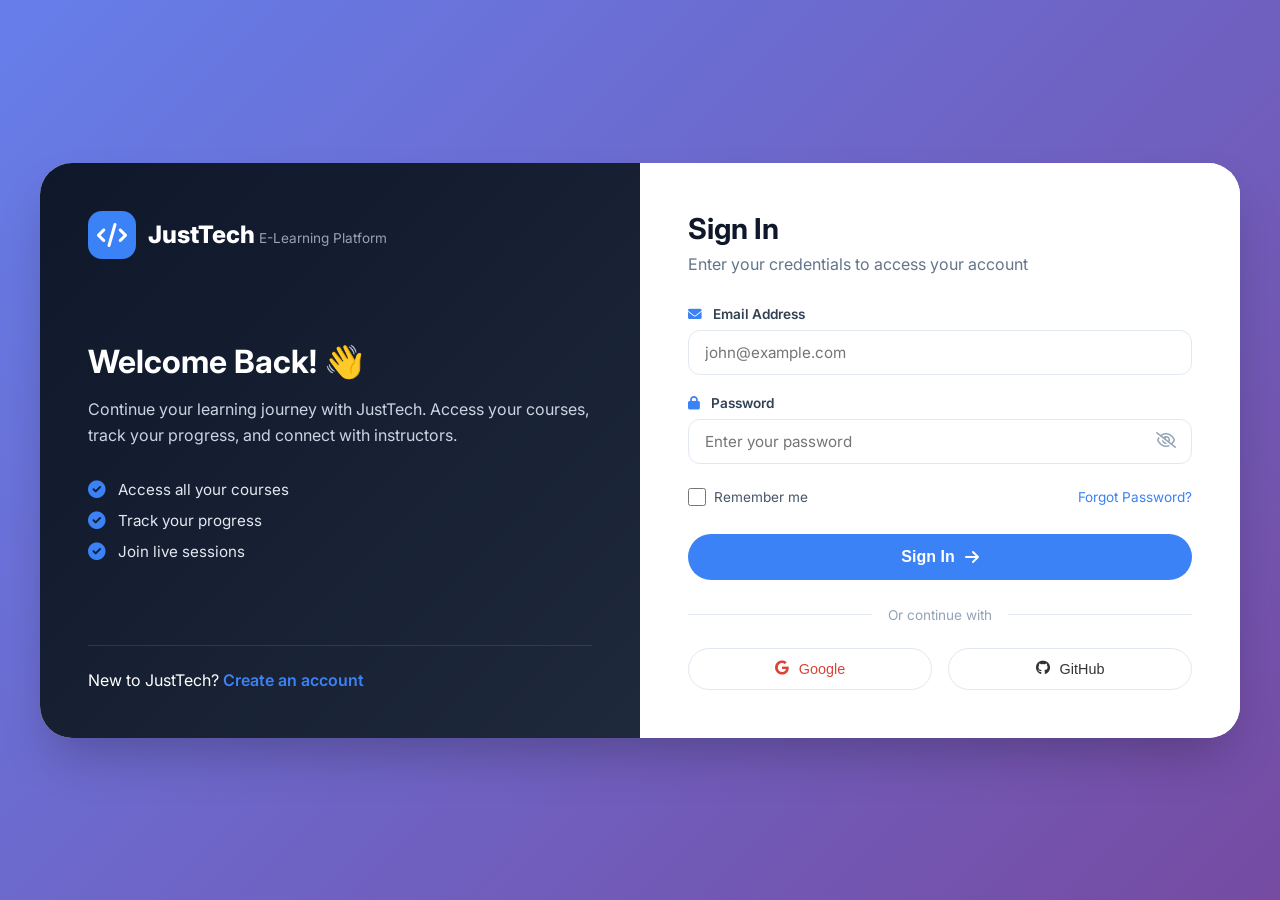
<file: login.html>
<!DOCTYPE html>
<html lang="en">
<head>
  <meta charset="UTF-8">
  <meta name="viewport" content="width=device-width, initial-scale=1.0, user-scalable=yes">
  <title>JustTech - Login</title>
  <link href="https://fonts.googleapis.com/css2?family=Inter:opsz,wght@14..32,300;14..32,400;14..32,500;14..32,600;14..32,700;14..32,800&display=swap" rel="stylesheet">
  <link rel="stylesheet" href="https://cdnjs.cloudflare.com/ajax/libs/font-awesome/6.0.0-beta3/css/all.min.css">
  <link rel="stylesheet" href="auth.css">
</head>
<body class="auth-body">
  <div class="auth-wrapper">
    <div class="auth-container">
      <!-- Left Side - Branding -->
      <div class="auth-branding">
        <div class="logo-area">
          <div class="logo-icon"><i class="fas fa-code"></i></div>
          <div class="logo-text">
            <span class="brand-bold">JustTech</span>
            <span class="brand-light">E-Learning Platform</span>
          </div>
        </div>
        <div class="branding-content">
          <h1>Welcome Back! 👋</h1>
          <p>Continue your learning journey with JustTech. Access your courses, track your progress, and connect with instructors.</p>
          <div class="features-list">
            <div class="feature"><i class="fas fa-check-circle"></i> Access all your courses</div>
            <div class="feature"><i class="fas fa-check-circle"></i> Track your progress</div>
            <div class="feature"><i class="fas fa-check-circle"></i> Join live sessions</div>
          </div>
        </div>
        <div class="branding-footer">
          <p>New to JustTech? <a href="signup.html">Create an account</a></p>
        </div>
      </div>

      <!-- Right Side - Login Form -->
      <div class="auth-form-container">
        <div class="auth-header">
          <h2>Sign In</h2>
          <p>Enter your credentials to access your account</p>
        </div>

        <form id="loginForm" class="auth-form">
          <div class="input-group">
            <label><i class="fas fa-envelope"></i> Email Address</label>
            <input type="email" id="loginEmail" placeholder="john@example.com" required>
          </div>

          <div class="input-group">
            <label><i class="fas fa-lock"></i> Password</label>
            <div class="password-wrapper">
              <input type="password" id="loginPassword" placeholder="Enter your password" required>
              <button type="button" class="toggle-password"><i class="far fa-eye-slash"></i></button>
            </div>
          </div>

          <div class="form-options">
            <label class="checkbox-label">
              <input type="checkbox" id="rememberMe"> Remember me
            </label>
            <a href="#" class="forgot-link">Forgot Password?</a>
          </div>

          <button type="submit" class="auth-btn">Sign In <i class="fas fa-arrow-right"></i></button>
        </form>

        <div class="auth-divider">
          <span>Or continue with</span>
        </div>

        <div class="social-login">
          <button class="social-btn google"><i class="fab fa-google"></i> Google</button>
          <button class="social-btn github"><i class="fab fa-github"></i> GitHub</button>
        </div>

        <div class="auth-footer-mobile">
          <p>Don't have an account? <a href="signup.html">Sign up</a></p>
        </div>
      </div>
    </div>
  </div>

  <script>
    // Toggle password visibility
    document.querySelectorAll('.toggle-password').forEach(btn => {
      btn.addEventListener('click', function() {
        const input = this.parentElement.querySelector('input');
        const icon = this.querySelector('i');
        if (input.type === 'password') {
          input.type = 'text';
          icon.classList.remove('fa-eye-slash');
          icon.classList.add('fa-eye');
        } else {
          input.type = 'password';
          icon.classList.remove('fa-eye');
          icon.classList.add('fa-eye-slash');
        }
      });
    });

    // Handle login
    document.getElementById('loginForm').addEventListener('submit', (e) => {
      e.preventDefault();
      const email = document.getElementById('loginEmail').value;
      const password = document.getElementById('loginPassword').value;
      const remember = document.getElementById('rememberMe').checked;

      // Simple validation
      if (!email || !password) {
        alert('Please fill in all fields');
        return;
      }

      // Store user info (demo purposes - in real app, this would be a backend call)
      localStorage.setItem('isLoggedIn', 'true');
      localStorage.setItem('userEmail', email);
      if (remember) {
        localStorage.setItem('rememberedEmail', email);
      }

      // Redirect to dashboard
      window.location.href = 'index.html';
    });

    // Check for remembered email
    if (localStorage.getItem('rememberedEmail')) {
      document.getElementById('loginEmail').value = localStorage.getItem('rememberedEmail');
      document.getElementById('rememberMe').checked = true;
    }
  </script>
</body>
</html>
</file>
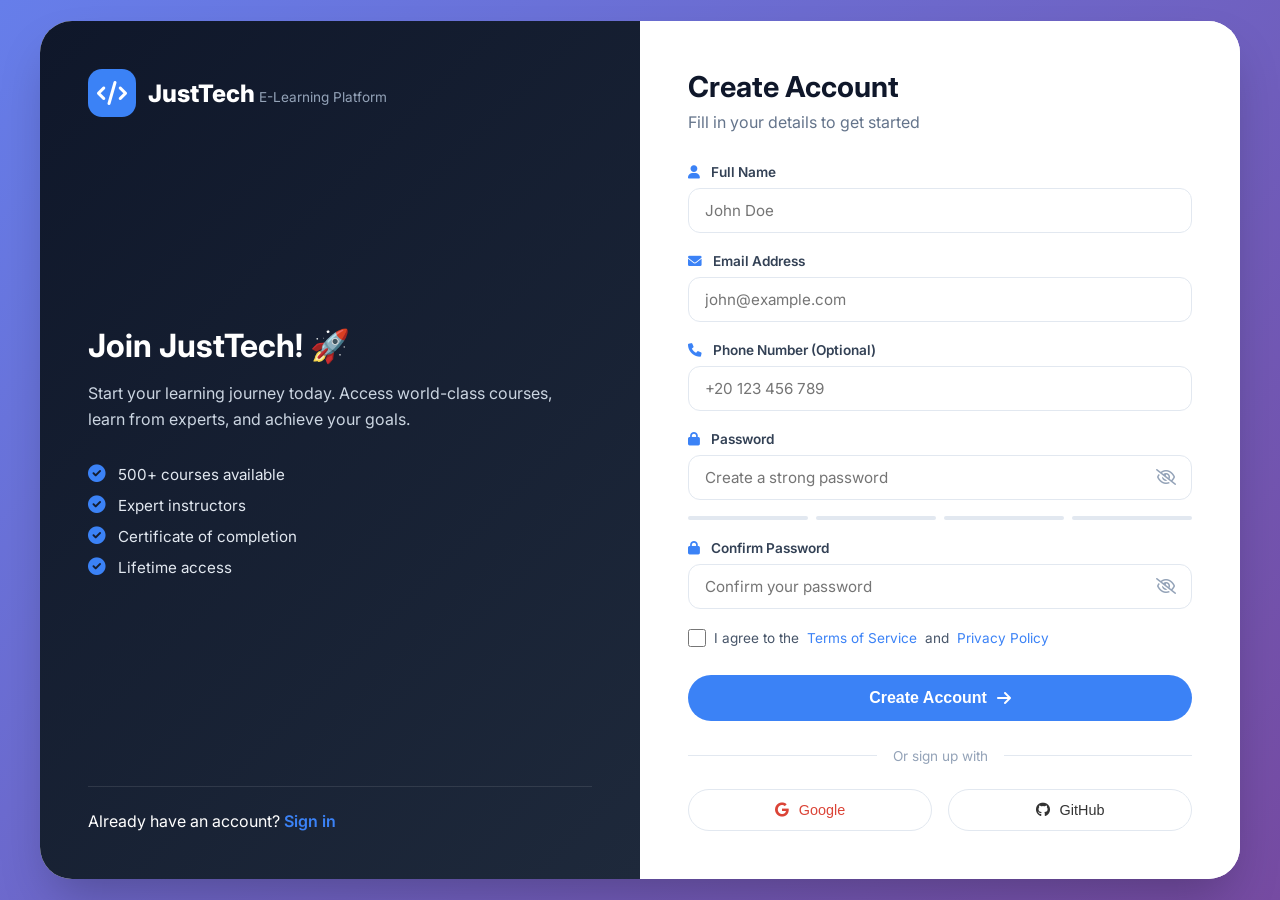
<file: signup.html>
<!DOCTYPE html>
<html lang="en">
<head>
  <meta charset="UTF-8">
  <meta name="viewport" content="width=device-width, initial-scale=1.0, user-scalable=yes">
  <title>JustTech - Sign Up</title>
  <link href="https://fonts.googleapis.com/css2?family=Inter:opsz,wght@14..32,300;14..32,400;14..32,500;14..32,600;14..32,700;14..32,800&display=swap" rel="stylesheet">
  <link rel="stylesheet" href="https://cdnjs.cloudflare.com/ajax/libs/font-awesome/6.0.0-beta3/css/all.min.css">
  <link rel="stylesheet" href="auth.css">
</head>
<body class="auth-body">
  <div class="auth-wrapper">
    <div class="auth-container">
      <!-- Left Side - Branding -->
      <div class="auth-branding">
        <div class="logo-area">
          <div class="logo-icon"><i class="fas fa-code"></i></div>
          <div class="logo-text">
            <span class="brand-bold">JustTech</span>
            <span class="brand-light">E-Learning Platform</span>
          </div>
        </div>
        <div class="branding-content">
          <h1>Join JustTech! 🚀</h1>
          <p>Start your learning journey today. Access world-class courses, learn from experts, and achieve your goals.</p>
          <div class="features-list">
            <div class="feature"><i class="fas fa-check-circle"></i> 500+ courses available</div>
            <div class="feature"><i class="fas fa-check-circle"></i> Expert instructors</div>
            <div class="feature"><i class="fas fa-check-circle"></i> Certificate of completion</div>
            <div class="feature"><i class="fas fa-check-circle"></i> Lifetime access</div>
          </div>
        </div>
        <div class="branding-footer">
          <p>Already have an account? <a href="login.html">Sign in</a></p>
        </div>
      </div>

      <!-- Right Side - Signup Form -->
      <div class="auth-form-container">
        <div class="auth-header">
          <h2>Create Account</h2>
          <p>Fill in your details to get started</p>
        </div>

        <form id="signupForm" class="auth-form">
          <div class="input-group">
            <label><i class="fas fa-user"></i> Full Name</label>
            <input type="text" id="fullName" placeholder="John Doe" required>
          </div>

          <div class="input-group">
            <label><i class="fas fa-envelope"></i> Email Address</label>
            <input type="email" id="signupEmail" placeholder="john@example.com" required>
          </div>

          <div class="input-group">
            <label><i class="fas fa-phone"></i> Phone Number (Optional)</label>
            <input type="tel" id="phone" placeholder="+20 123 456 789">
          </div>

          <div class="input-group">
            <label><i class="fas fa-lock"></i> Password</label>
            <div class="password-wrapper">
              <input type="password" id="signupPassword" placeholder="Create a strong password" required>
              <button type="button" class="toggle-password"><i class="far fa-eye-slash"></i></button>
            </div>
            <div class="password-strength" id="passwordStrength">
              <div class="strength-bar"></div>
              <div class="strength-bar"></div>
              <div class="strength-bar"></div>
              <div class="strength-bar"></div>
            </div>
          </div>

          <div class="input-group">
            <label><i class="fas fa-lock"></i> Confirm Password</label>
            <div class="password-wrapper">
              <input type="password" id="confirmPassword" placeholder="Confirm your password" required>
              <button type="button" class="toggle-password"><i class="far fa-eye-slash"></i></button>
            </div>
          </div>

          <label class="checkbox-label">
            <input type="checkbox" id="termsCheckbox" required>
            I agree to the <a href="#">Terms of Service</a> and <a href="#">Privacy Policy</a>
          </label>

          <button type="submit" class="auth-btn">Create Account <i class="fas fa-arrow-right"></i></button>
        </form>

        <div class="auth-divider">
          <span>Or sign up with</span>
        </div>

        <div class="social-login">
          <button class="social-btn google"><i class="fab fa-google"></i> Google</button>
          <button class="social-btn github"><i class="fab fa-github"></i> GitHub</button>
        </div>

        <div class="auth-footer-mobile">
          <p>Already have an account? <a href="login.html">Sign in</a></p>
        </div>
      </div>
    </div>
  </div>

  <script>
    // Toggle password visibility
    document.querySelectorAll('.toggle-password').forEach(btn => {
      btn.addEventListener('click', function() {
        const input = this.parentElement.querySelector('input');
        const icon = this.querySelector('i');
        if (input.type === 'password') {
          input.type = 'text';
          icon.classList.remove('fa-eye-slash');
          icon.classList.add('fa-eye');
        } else {
          input.type = 'password';
          icon.classList.remove('fa-eye');
          icon.classList.add('fa-eye-slash');
        }
      });
    });

    // Password strength checker
    const passwordInput = document.getElementById('signupPassword');
    const strengthBars = document.querySelectorAll('.strength-bar');

    passwordInput.addEventListener('input', function() {
      const password = this.value;
      let strength = 0;
      
      if (password.length >= 6) strength++;
      if (password.match(/[a-z]/) && password.match(/[A-Z]/)) strength++;
      if (password.match(/\d/)) strength++;
      if (password.match(/[^a-zA-Z\d]/)) strength++;

      strengthBars.forEach((bar, index) => {
        if (index < strength) {
          bar.style.background = index < 2 ? '#f59e0b' : '#10b981';
          bar.style.opacity = '1';
        } else {
          bar.style.background = '#e2e8f0';
          bar.style.opacity = '0.3';
        }
      });
    });

    // Handle signup
    document.getElementById('signupForm').addEventListener('submit', (e) => {
      e.preventDefault();
      const name = document.getElementById('fullName').value;
      const email = document.getElementById('signupEmail').value;
      const password = document.getElementById('signupPassword').value;
      const confirm = document.getElementById('confirmPassword').value;
      const terms = document.getElementById('termsCheckbox').checked;

      if (!name || !email || !password || !confirm) {
        alert('Please fill in all required fields');
        return;
      }

      if (password !== confirm) {
        alert('Passwords do not match!');
        return;
      }

      if (password.length < 6) {
        alert('Password must be at least 6 characters long');
        return;
      }

      if (!terms) {
        alert('Please agree to the Terms of Service');
        return;
      }

      // Store user info (demo purposes)
      localStorage.setItem('isLoggedIn', 'true');
      localStorage.setItem('userName', name);
      localStorage.setItem('userEmail', email);

      // Redirect to dashboard
      window.location.href = 'index.html';
    });
  </script>
</body>
</html>
</file>
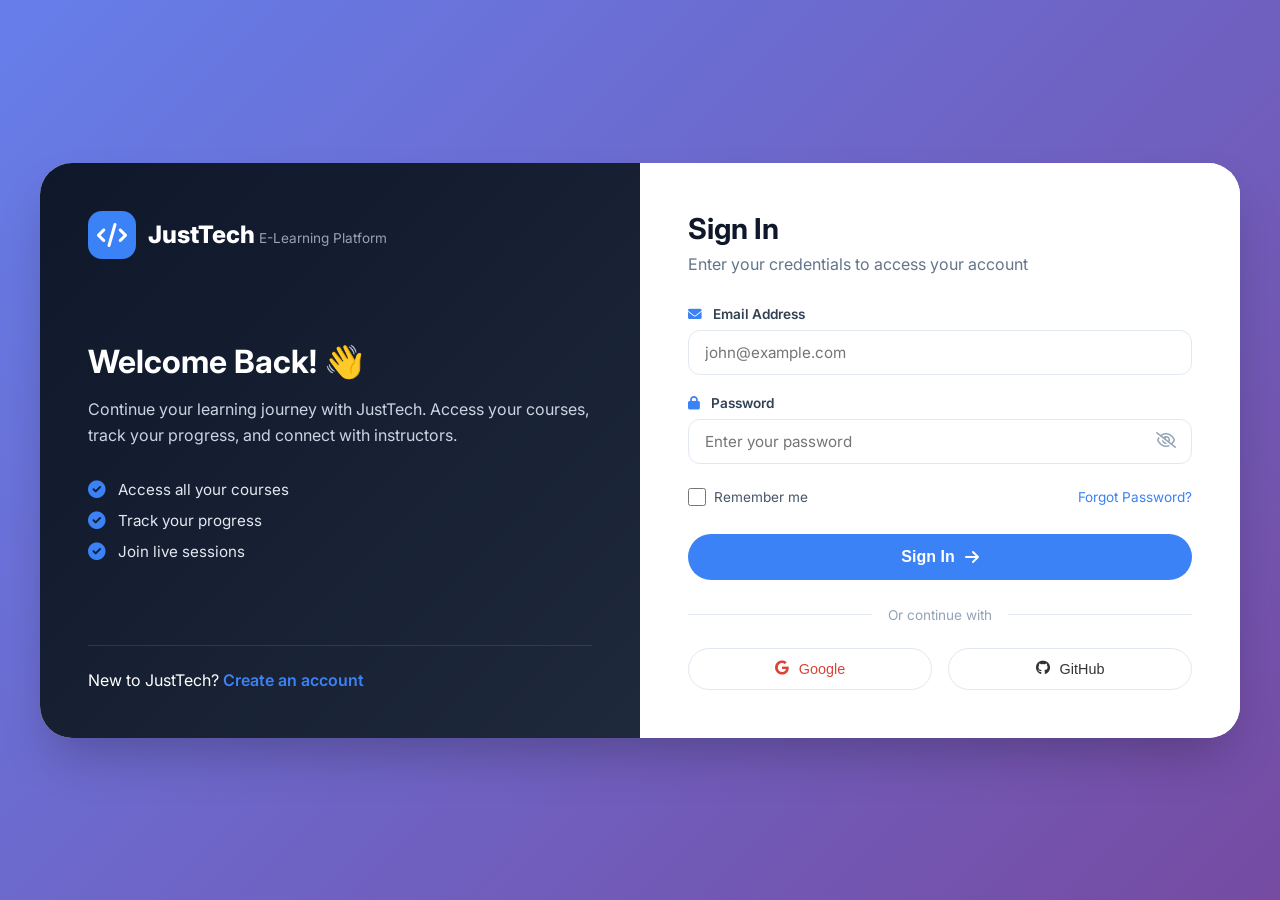
<file: Frontend/assignments.html>
<!DOCTYPE html>
<html lang="en">

<head>
  <meta charset="UTF-8">
  <meta name="viewport" content="width=device-width, initial-scale=1.0">
  <title>JustTech - My Assignments</title>
  <meta name="description" content="View and submit your course assignments.">
  <link href="https://fonts.googleapis.com/css2?family=Inter:opsz,wght@14..32,300;14..32,400;14..32,500;14..32,600;14..32,700;14..32,800&display=swap" rel="stylesheet">
  <link rel="stylesheet" href="https://cdnjs.cloudflare.com/ajax/libs/font-awesome/6.0.0-beta3/css/all.min.css">
  <link rel="stylesheet" href="style.css">
  <script>
    (function() {
      if (!localStorage.getItem('token')) window.location.href = 'login.html';
    })();
  </script>
  <style>
    .content-container {
      max-width: 1100px;
      margin: 0 auto;
      padding: 32px;
    }

    .page-header {
      background: linear-gradient(135deg, #1e293b 0%, #0f172a 100%);
      color: white;
      padding: 48px 40px;
      border-radius: 24px;
      margin-bottom: 40px;
      box-shadow: 0 10px 30px rgba(0,0,0,0.15);
      display: flex;
      align-items: center;
      gap: 28px;
    }

    .page-header-icon {
      width: 80px;
      height: 80px;
      background: rgba(255, 215, 0, 0.15);
      border-radius: 20px;
      display: flex;
      align-items: center;
      justify-content: center;
      font-size: 2.5rem;
      flex-shrink: 0;
      border: 2px solid rgba(255,215,0,0.3);
    }

    .page-header h1 {
      font-size: 2rem;
      font-weight: 800;
      margin-bottom: 6px;
    }

    .page-header p {
      opacity: 0.75;
      font-size: 1rem;
    }

    .assignments-grid {
      display: grid;
      grid-template-columns: repeat(auto-fill, minmax(320px, 1fr));
      gap: 28px;
    }

    .assignment-card {
      background: white;
      border-radius: 20px;
      overflow: hidden;
      border: 1px solid #eef2ff;
      box-shadow: 0 4px 12px rgba(0,0,0,0.04);
      transition: transform 0.2s ease, box-shadow 0.2s ease;
    }

    .assignment-card:hover {
      transform: translateY(-4px);
      box-shadow: 0 12px 30px rgba(0,0,0,0.1);
    }

    .assignment-card-top {
      background: linear-gradient(135deg, #fef9c3, #fde68a);
      padding: 32px 24px;
      display: flex;
      flex-direction: column;
      align-items: center;
      text-align: center;
      position: relative;
    }

    .assignment-seal {
      width: 70px;
      height: 70px;
      background: linear-gradient(135deg, #f59e0b, #d97706);
      border-radius: 50%;
      display: flex;
      align-items: center;
      justify-content: center;
      font-size: 1.8rem;
      color: white;
      box-shadow: 0 4px 12px rgba(245,158,11,0.4);
      margin-bottom: 16px;
    }

    .assignment-course-name {
      font-size: 1.25rem;
      font-weight: 800;
      color: #1e293b;
      margin-bottom: 4px;
    }

    .assignment-round-name {
      font-size: 0.9rem;
      color: #64748b;
      font-weight: 500;
    }

    .assignment-card-body {
      padding: 20px 24px;
    }

    .assignment-meta {
      display: flex;
      align-items: center;
      gap: 8px;
      font-size: 0.875rem;
      color: #64748b;
      margin-bottom: 18px;
    }

    .assignment-meta i {
      color: #ef4444;
    }

    .assignment-actions {
      display: flex;
      gap: 10px;
    }

    .assignment-submit-btn {
      flex: 1;
      background: linear-gradient(135deg, #3b82f6, #2563eb);
      color: white;
      border: none;
      padding: 11px 16px;
      border-radius: 12px;
      font-weight: 600;
      font-size: 0.9rem;
      cursor: pointer;
      display: flex;
      align-items: center;
      justify-content: center;
      gap: 8px;
      text-decoration: none;
      transition: all 0.2s;
    }

    .assignment-submit-btn:hover {
      background: linear-gradient(135deg, #2563eb, #1d4ed8);
      transform: translateY(-1px);
      box-shadow: 0 4px 12px rgba(59,130,246,0.3);
    }

    .assignment-submitted-btn {
      flex: 1;
      background: #10b981;
      color: white;
      border: none;
      padding: 11px 16px;
      border-radius: 12px;
      font-weight: 600;
      font-size: 0.9rem;
      cursor: default;
      display: flex;
      align-items: center;
      justify-content: center;
      gap: 8px;
      opacity: 0.8;
    }

    .loading-container {
      grid-column: 1/-1;
      text-align: center;
      padding: 80px 40px;
      color: #94a3b8;
    }

    .loading-container i {
      font-size: 3.5rem;
      margin-bottom: 20px;
      display: block;
    }

    .loading-container p {
      font-size: 1.1rem;
      font-weight: 500;
    }

    .empty-state {
      grid-column: 1/-1;
      text-align: center;
      padding: 80px 40px;
    }

    .empty-icon {
      font-size: 4rem;
      color: #cbd5e1;
      margin-bottom: 20px;
    }

    .empty-state h3 {
      font-size: 1.4rem;
      font-weight: 700;
      color: #1e293b;
      margin-bottom: 8px;
    }

    .empty-state p {
      color: #64748b;
      max-width: 400px;
      margin: 0 auto 24px;
      line-height: 1.6;
    }

    .empty-state .solid-btn {
      background: transparent;
      color: #3b82f6;
      box-shadow: none;
    }

    .empty-state .solid-btn:hover {
      text-decoration: underline;
      background: transparent;
    }

    /* Top Bar Styles */
    .top-bar {
      display: flex;
      justify-content: space-between;
      align-items: center;
      padding: 12px 30px;
      background: white;
      border-bottom: 1px solid #e2e8f0;
      position: sticky;
      top: 0;
      z-index: 100;
    }

    .top-bar-title {
      font-size: 1.2rem;
      font-weight: 600;
      color: #1e293b;
    }

    .top-bar-actions {
      display: flex;
      align-items: center;
      gap: 15px;
    }

    .avatar-wrapper {
      position: relative;
    }

    .user-avatar {
      width: 40px;
      height: 40px;
      background: linear-gradient(135deg, #3b82f6, #2563eb);
      border-radius: 50%;
      display: flex;
      align-items: center;
      justify-content: center;
      color: white;
      font-weight: bold;
      font-size: 1rem;
      cursor: pointer;
      transition: transform 0.2s;
    }

    .user-avatar:hover {
      transform: scale(1.05);
    }

    .avatar-dropdown {
      display: none;
      position: absolute;
      right: 0;
      top: 50px;
      background: white;
      border-radius: 12px;
      box-shadow: 0 10px 25px rgba(0,0,0,0.1);
      min-width: 150px;
      z-index: 1000;
      overflow: hidden;
    }

    .avatar-dropdown a {
      display: block;
      padding: 10px 15px;
      text-decoration: none;
      color: #1e293b;
      transition: background 0.2s;
    }

    .avatar-dropdown a:hover {
      background: #f1f5f9;
    }

    .avatar-dropdown a:last-child {
      color: #dc2626;
    }

    .mobile-menu-toggle {
      background: none;
      border: none;
      font-size: 1.2rem;
      cursor: pointer;
      color: #64748b;
      display: none;
    }

    .back-btn {
      display: inline-flex;
      align-items: center;
      gap: 8px;
      color: #3b82f6;
      text-decoration: none;
      font-weight: 600;
      margin-bottom: 24px;
    }

    /* Round Header Toggle Styles */
    .round-header {
      transition: all 0.2s ease;
    }

    .round-header:hover {
      background: #f8fafc !important;
      border-color: #3b82f6 !important;
    }

    .fa-chevron-right {
      transition: transform 0.2s ease;
    }

    @media (max-width: 880px) {
      .mobile-menu-toggle {
        display: block;
      }
      .sidebar {
        transform: translateX(-100%);
        transition: transform 0.3s ease;
      }
      .sidebar.sidebar-open {
        transform: translateX(0);
      }
    }
  </style>
</head>

<body>
  <div class="app-shell">
    <!-- SIDEBAR -->
    <aside class="sidebar" id="mainSidebar">
      <div class="logo-area">
        <div class="logo-icon"><i class="fas fa-code"></i></div>
        <div class="logo-text">
          <span class="brand-bold">JustTech</span>
          <span class="brand-light"></span>
        </div>
      </div>
      <nav class="nav-menu">
        <ul class="nav-list">
          <li class="nav-item" data-nav="dashboard"><a href="index.html" class="nav-link" id="navDashboard"><i class="fa fa-home"></i><span>Home</span></a></li>
          <li class="nav-item" data-nav="courses"><a href="index.html?view=courses" class="nav-link" id="navCourses"><i class="fas fa-book-open"></i><span>Enrolled Courses</span></a></li>
          <li class="nav-item" data-nav="progress"><a href="index.html?view=progress" class="nav-link" id="navProgress"><i class="fas fa-user-graduate"></i><span>My Progress</span></a></li>
          <li class="nav-item" data-nav="tickets"><a href="index.html?view=tickets" class="nav-link" id="navTickets"><i class="fas fa-ticket-alt"></i><span>Tickets</span></a></li>
          <li class="nav-item active" data-nav="assignments"><a href="assignments.html" class="nav-link" id="navAssignments"><i class="fas fa-tasks"></i><span>Assignments</span></a></li>
          <li class="nav-item" data-nav="certificates"><a href="certificates.html" class="nav-link" id="navCertificates"><i class="fas fa-certificate"></i><span>Certificates</span></a></li>
          <li class="nav-item" data-nav="profile"><a href="index.html?view=profile" class="nav-link" id="navProfile"><i class="fas fa-user-circle"></i><span>Profile</span></a></li>
        </ul>
      </nav>
      <div class="sidebar-footer">
        <div class="user-mini" id="settingsNav"><i class="fa fa-gear"></i><span>Settings</span></div>
      </div>
    </aside>

    <!-- MAIN CONTENT -->
    <main class="main-content">
      <div class="top-bar">
        <button class="mobile-menu-toggle" id="mobileToggle" aria-label="Menu"><i class="fas fa-bars"></i></button>
        <h2 class="top-bar-title">My Assignments</h2>
        <div class="top-bar-actions">
          <div class="avatar-wrapper">
            <div class="user-avatar" id="userAvatar">AK</div>
            <div class="avatar-dropdown" id="avatarDropdown">
              <a href="index.html?view=settings"><i class="fas fa-user-cog"></i> Settings</a>
              <a href="login.html" id="logoutAssignmentsBtn"><i class="fas fa-sign-out-alt"></i> Logout</a>
            </div>
          </div>
        </div>
      </div>

      <div class="content-container">
        <a href="index.html?view=courses" class="back-btn"><i class="fas fa-arrow-left"></i> Back to Courses</a>

        <!-- Page Header -->
        <div class="page-header">
          <div class="page-header-icon">📝</div>
          <div>
            <h1>My Assignments</h1>
            <p>Submit your course assignments on time and track your progress.</p>
          </div>
        </div>

        <!-- Assignments Grid -->
        <div id="assignmentsGrid" class="assignments-grid">
          <div class="loading-container">
            <i class="fas fa-spinner fa-spin"></i>
            <p>Loading your assignments...</p>
          </div>
        </div>
      </div>
    </main>
  </div>

  <!-- SUBMISSION MODAL -->
  <div id="submitModal" class="modal-overlay">
    <div class="modal-content">
      <div class="modal-header">
        <h3>Submit Assignment</h3>
        <p id="modalAssignmentTitle" style="color: #3b82f6; font-weight: 700; font-size: 1rem;"></p>
      </div>
      
      <div id="modalAssignmentDesc" style="margin: 15px 0; padding: 12px; background: #f8fafc; border-radius: 12px; font-size: 0.85rem; color: #475569; border-left: 4px solid #3b82f6; max-height: 150px; overflow-y: auto;">
      </div>
      
      <div class="input-field">
        <label>Your Answer</label>
        <textarea id="answerText" placeholder="Type your answer directly here..." rows="5" maxlength="2000" style="width: 100%; padding: 12px; border-radius: 12px; border: 1px solid #e2e8f0; resize: vertical; font-family: inherit;"></textarea>
        <div id="charCounter" style="text-align: right; font-size: 0.75rem; color: #94a3b8; margin-top: 4px;">0 / 2000 characters</div>
      </div>
      
      <div class="input-field" style="margin-top: 15px;">
        <label>Alternative: Submission Link (Google Drive, GitHub, etc.)</label>
        <input type="url" id="answerUrl" placeholder="https://drive.google.com/..." style="width: 100%; padding: 12px; border-radius: 12px; border: 1px solid #e2e8f0;">
      </div>

      <div class="modal-footer">
        <button class="outline-btn" id="closeSubmitModal">Cancel</button>
        <button class="solid-btn" id="confirmSubmitBtn">Submit Answer</button>
      </div>
    </div>
  </div>

  <script>
    const token = localStorage.getItem('token');
    const studentId = localStorage.getItem('userId');
    const userName = localStorage.getItem('userName') || 'Student';

    function updateAvatarInitials() {
      const avatarEl = document.getElementById('userAvatar');
      if (!avatarEl) return;
      
      if (userName && userName !== 'Student') {
        const nameParts = userName.trim().split(' ');
        if (nameParts.length >= 2) {
          const firstInitial = nameParts[0].charAt(0);
          const lastInitial = nameParts[1].charAt(0);
          avatarEl.innerText = (firstInitial + lastInitial).toUpperCase();
        } else {
          avatarEl.innerText = userName.charAt(0).toUpperCase();
        }
      }
    }

    function initAvatarDropdown() {
      const avatarBtn = document.getElementById('userAvatar');
      const avatarDropdown = document.getElementById('avatarDropdown');
      if (avatarBtn && avatarDropdown) {
        avatarBtn.addEventListener('click', function(e) {
          e.stopPropagation();
          avatarDropdown.style.display = avatarDropdown.style.display === 'block' ? 'none' : 'block';
        });
        document.addEventListener('click', function() {
          avatarDropdown.style.display = 'none';
        });
        avatarDropdown.addEventListener('click', function(e) {
          e.stopPropagation();
        });
      }
    }

    function initLogout() {
      const logoutBtn = document.getElementById('logoutAssignmentsBtn');
      if (logoutBtn) {
        logoutBtn.addEventListener('click', function(e) {
          e.preventDefault();
          localStorage.removeItem('token');
          localStorage.removeItem('isLoggedIn');
          window.location.href = 'login.html';
        });
      }
    }

    const mobileToggle = document.getElementById('mobileToggle');
    const sidebar = document.getElementById('mainSidebar');
    if (mobileToggle && sidebar) {
      mobileToggle.addEventListener('click', () => sidebar.classList.toggle('sidebar-open'));
    }

    const settingsNav = document.getElementById('settingsNav');
    if (settingsNav) {
      settingsNav.addEventListener('click', () => {
        window.location.href = 'index.html?view=settings';
      });
    }

    function showToast(message) {
      const existingToast = document.querySelector('.toast-notification');
      if (existingToast) existingToast.remove();
      
      const toast = document.createElement('div');
      toast.className = 'toast-notification';
      toast.textContent = message;
      document.body.appendChild(toast);
      setTimeout(() => toast.remove(), 3000);
    }

    async function loadAssignments() {
      const grid = document.getElementById('assignmentsGrid');
      try {
        const enrollmentsRes = await fetch(`http://justtech.runasp.net/api/enrollments/student/${studentId}`, {
          headers: { 'Authorization': `Bearer ${token}`, 'Accept': 'application/json' }
        });

        if (!enrollmentsRes.ok) throw new Error('Failed to fetch enrollments');
        const enrollments = await enrollmentsRes.json();

        const submissionsRes = await fetch(`http://justtech.runasp.net/api/submissions/student/${studentId}`, {
          headers: { 'Authorization': `Bearer ${token}`, 'Accept': 'application/json' }
        });
        const submissions = submissionsRes.ok ? await submissionsRes.json() : [];
        const submittedIds = new Set(submissions.map(sub => sub.assignmentId));

        let allAssignments = [];
        for (const enr of enrollments) {
          const assignmentsRes = await fetch(`http://justtech.runasp.net/api/assignments/round/${enr.roundId}`, {
            headers: { 'Authorization': `Bearer ${token}`, 'Accept': 'application/json' }
          });
          if (assignmentsRes.ok) {
            const assignments = await assignmentsRes.json();
            allAssignments.push({
              roundName: enr.roundName || `Round ${enr.roundId}`,
              courseName: enr.courseName || 'Course',
              assignments: assignments
            });
          }
        }

        renderAssignments(allAssignments, submittedIds);
      } catch (err) {
        console.error('Error loading assignments:', err);
        grid.innerHTML = `
          <div class="empty-state">
            <div class="empty-icon"><i class="fas fa-exclamation-circle"></i></div>
            <h3>Could not load assignments</h3>
            <p>There was a problem fetching your assignments. Please try again later.</p>
            <button class="solid-btn" onclick="location.reload()"><i class="fas fa-redo"></i> Retry</button>
          </div>`;
      }
    }

    function renderAssignments(roundsData, submittedIds) {
      const grid = document.getElementById('assignmentsGrid');
      
      if (!roundsData || roundsData.length === 0 || roundsData.every(r => r.assignments.length === 0)) {
        grid.innerHTML = `
          <div class="empty-state">
            <div class="empty-icon"><i class="fas fa-tasks"></i></div>
            <h3>No Assignments Yet</h3>
            <p>When your instructors post assignments, they will appear here.</p>
            <a href="index.html?view=courses" class="solid-btn" style="display:inline-flex;align-items:center;gap:8px;text-decoration:none;">
              <i class="fas fa-book-open"></i> Browse My Courses
            </a>
          </div>`;
        return;
      }

      grid.innerHTML = '';
      
      for (const round of roundsData) {
        if (!round.assignments.length) continue;
        
        const section = document.createElement('div');
        section.style.marginBottom = '24px';
        section.style.gridColumn = '1 / -1';
        
        section.innerHTML = `
          <div class="round-header" onclick="window.toggleSection(this)" style="background: white; padding: 16px 24px; border-radius: 16px; border: 1px solid #e2e8f0; cursor: pointer; display: flex; align-items: center; justify-content: space-between; margin-bottom: 16px;">
            <div style="display: flex; align-items: center; gap: 12px;">
              <span class="toggle-icon" style="color: #3b82f6; font-size: 1rem;">▶</span>
              <h3 style="font-size: 1.1rem; font-weight: 700; color: #1e293b; margin: 0;">${escapeHtml(round.roundName)}</h3>
              <span style="background: #eef2ff; color: #3b82f6; padding: 4px 10px; border-radius: 40px; font-size: 0.75rem;">${round.assignments.length} assignments</span>
            </div>
            <i class="fas fa-chevron-right" style="color: #cbd5e1;"></i>
          </div>
          <div class="round-content" style="display: none; margin-bottom: 24px;">
            <div class="assignments-grid" style="display: grid; grid-template-columns: repeat(auto-fill, minmax(320px, 1fr)); gap: 28px;"></div>
          </div>
        `;
        
        const gridContainer = section.querySelector('.assignments-grid');
        
        for (const asn of round.assignments) {
          const dueDate = new Date(asn.dueDate);
          const isOverdue = dueDate < new Date();
          const isSubmitted = submittedIds.has(asn.id);
          
          const card = document.createElement('div');
          card.className = 'assignment-card';
          card.innerHTML = `
            <div class="assignment-card-top">
              <div class="assignment-seal"><i class="fas fa-file-alt"></i></div>
              <div class="assignment-course-name">${escapeHtml(asn.title)}</div>
              <div class="assignment-round-name">${escapeHtml(round.courseName)}</div>
            </div>
            <div class="assignment-card-body">
              <div class="assignment-meta">
                <i class="fas fa-calendar-alt"></i>
                <span>Due: ${dueDate.toLocaleDateString('en-US', { year: 'numeric', month: 'long', day: 'numeric' })}</span>
                ${isOverdue && !isSubmitted ? '<span style="color: #ef4444; margin-left: auto;">⚠️ Overdue</span>' : ''}
              </div>
              <p style="font-size: 0.85rem; color: #64748b; margin-bottom: 18px; line-height: 1.5;">${escapeHtml(asn.description) || 'No description provided.'}</p>
              <div class="assignment-actions">
                ${isSubmitted 
                  ? `<div class="assignment-submitted-btn"><i class="fas fa-check-circle"></i> Submitted</div>`
                  : `<button class="assignment-submit-btn" data-id="${asn.id}" data-title="${escapeHtml(asn.title)}" data-desc="${escapeHtml(asn.description || '')}"><i class="fas fa-paper-plane"></i> Submit Assignment</button>`
                }
              </div>
            </div>
          `;
          
          if (!isSubmitted) {
            const btn = card.querySelector('.assignment-submit-btn');
            btn.addEventListener('click', () => openSubmitModal(asn.id, asn.title, asn.description));
          }
          
          gridContainer.appendChild(card);
        }
        
        grid.appendChild(section);
      }
    }

    window.toggleSection = function(header) {
      const content = header.nextElementSibling;
      const icon = header.querySelector('.toggle-icon');
      const arrow = header.querySelector('.fa-chevron-right');
      
      if (content.style.display === 'none') {
        content.style.display = 'block';
        if (icon) icon.textContent = '▼';
        if (arrow) arrow.style.transform = 'rotate(90deg)';
      } else {
        content.style.display = 'none';
        if (icon) icon.textContent = '▶';
        if (arrow) arrow.style.transform = 'rotate(0deg)';
      }
    }

    let currentAssignmentId = null;

    function openSubmitModal(id, title, desc) {
      currentAssignmentId = id;
      document.getElementById('modalAssignmentTitle').innerText = title;
      document.getElementById('modalAssignmentDesc').innerHTML = desc || 'No additional instructions provided.';
      document.getElementById('answerUrl').value = '';
      document.getElementById('answerText').value = '';
      document.getElementById('charCounter').innerText = '0 / 2000 characters';
      document.getElementById('submitModal').style.display = 'flex';
    }

    document.getElementById('answerText').addEventListener('input', (e) => {
      const len = e.target.value.length;
      document.getElementById('charCounter').innerText = `${len} / 2000 characters`;
    });

    document.getElementById('closeSubmitModal').addEventListener('click', () => {
      document.getElementById('submitModal').style.display = 'none';
    });

    document.getElementById('confirmSubmitBtn').addEventListener('click', async () => {
      const textAnswer = document.getElementById('answerText').value.trim();
      const answerUrl = document.getElementById('answerUrl').value.trim();
      
      if (!textAnswer && !answerUrl) {
        showToast('Please provide either a text answer or a submission link.');
        return;
      }

      const btn = document.getElementById('confirmSubmitBtn');
      btn.disabled = true;
      btn.innerHTML = '<i class="fas fa-spinner fa-spin"></i> Submitting...';

      try {
        const response = await fetch('http://justtech.runasp.net/api/submissions', {
          method: 'POST',
          headers: {
            'Authorization': `Bearer ${token}`,
            'Content-Type': 'application/json'
          },
          body: JSON.stringify({
            assignmentId: currentAssignmentId,
            studentId: parseInt(studentId),
            answerUrl: JSON.stringify({ text: textAnswer, url: answerUrl })
          })
        });

        if (response.ok) {
          showToast('Assignment submitted successfully!');
          document.getElementById('submitModal').style.display = 'none';
          loadAssignments();
        } else {
          const error = await response.json().catch(() => ({}));
          showToast(error.message || 'Failed to submit assignment.');
        }
      } catch (err) {
        showToast('Network error. Please try again.');
      } finally {
        btn.disabled = false;
        btn.innerHTML = 'Submit Answer';
      }
    });

    function escapeHtml(str) {
      if (!str) return '';
      return str.replace(/&/g,'&amp;').replace(/</g,'&lt;').replace(/>/g,'&gt;').replace(/"/g,'&quot;');
    }

    window.addEventListener('click', (e) => {
      const modal = document.getElementById('submitModal');
      if (e.target === modal) modal.style.display = 'none';
    });

    updateAvatarInitials();
    initAvatarDropdown();
    initLogout();
    loadAssignments();
  </script>
</body>
</html>
</file>
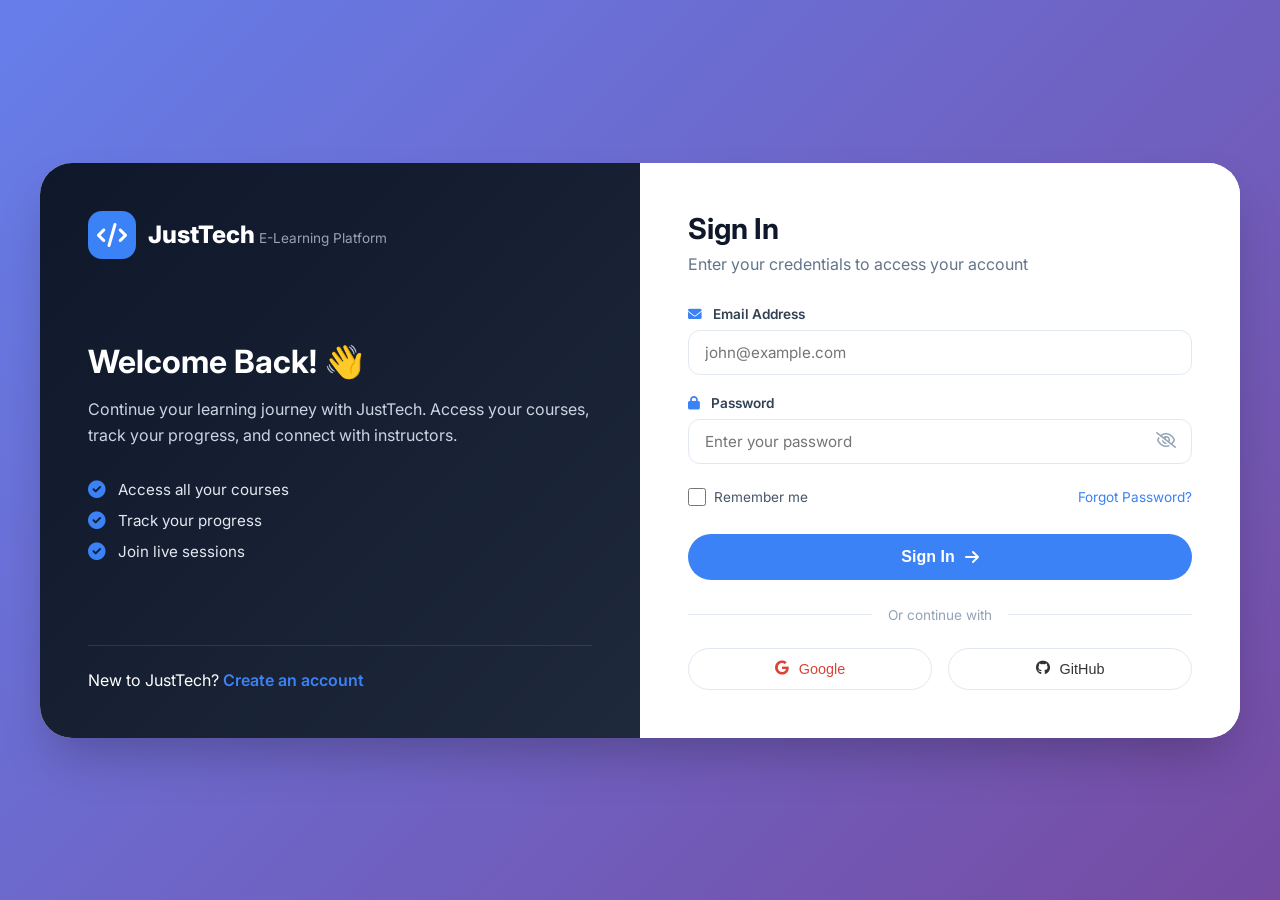
<file: Frontend/certificates.html>
<!DOCTYPE html>
<html lang="en">

<head>
  <meta charset="UTF-8">
  <meta name="viewport" content="width=device-width, initial-scale=1.0">
  <title>JustTech - My Certificates</title>
  <meta name="description" content="View and download your earned course completion certificates.">
  <link href="https://fonts.googleapis.com/css2?family=Inter:opsz,wght@14..32,300;14..32,400;14..32,500;14..32,600;14..32,700;14..32,800&display=swap" rel="stylesheet">
  <link rel="stylesheet" href="https://cdnjs.cloudflare.com/ajax/libs/font-awesome/6.0.0-beta3/css/all.min.css">
  <link rel="stylesheet" href="style.css">
  <script>
    (function() {
      if (!localStorage.getItem('token')) window.location.href = 'login.html';
    })();
  </script>
  <style>
    .content-container {
      max-width: 1100px;
      margin: 0 auto;
      padding: 32px;
    }

    .page-header {
      background: linear-gradient(135deg, #1e293b 0%, #0f172a 100%);
      color: white;
      padding: 48px 40px;
      border-radius: 24px;
      margin-bottom: 40px;
      box-shadow: 0 10px 30px rgba(0,0,0,0.15);
      display: flex;
      align-items: center;
      gap: 28px;
    }

    .page-header-icon {
      width: 80px;
      height: 80px;
      background: rgba(255, 215, 0, 0.15);
      border-radius: 20px;
      display: flex;
      align-items: center;
      justify-content: center;
      font-size: 2.5rem;
      flex-shrink: 0;
      border: 2px solid rgba(255,215,0,0.3);
    }

    .page-header h1 {
      font-size: 2rem;
      font-weight: 800;
      margin-bottom: 6px;
    }

    .page-header p {
      opacity: 0.75;
      font-size: 1rem;
    }

    .certs-grid {
      display: grid;
      grid-template-columns: repeat(auto-fill, minmax(320px, 1fr));
      gap: 28px;
    }

    .cert-card {
      background: white;
      border-radius: 20px;
      overflow: hidden;
      border: 1px solid #eef2ff;
      box-shadow: 0 4px 12px rgba(0,0,0,0.04);
      transition: transform 0.2s ease, box-shadow 0.2s ease;
    }

    .cert-card:hover {
      transform: translateY(-4px);
      box-shadow: 0 12px 30px rgba(0,0,0,0.1);
    }

    .cert-card-top {
      background: linear-gradient(135deg, #fef9c3, #fde68a);
      padding: 32px 24px;
      display: flex;
      flex-direction: column;
      align-items: center;
      text-align: center;
      position: relative;
    }

    .cert-seal {
      width: 70px;
      height: 70px;
      background: linear-gradient(135deg, #f59e0b, #d97706);
      border-radius: 50%;
      display: flex;
      align-items: center;
      justify-content: center;
      font-size: 1.8rem;
      color: white;
      box-shadow: 0 4px 12px rgba(245,158,11,0.4);
      margin-bottom: 16px;
    }

    .cert-course-name {
      font-size: 1.25rem;
      font-weight: 800;
      color: #1e293b;
      margin-bottom: 4px;
    }

    .cert-round-name {
      font-size: 0.9rem;
      color: #64748b;
      font-weight: 500;
    }

    .cert-card-body {
      padding: 20px 24px;
    }

    .cert-meta {
      display: flex;
      align-items: center;
      gap: 8px;
      font-size: 0.875rem;
      color: #64748b;
      margin-bottom: 18px;
    }

    .cert-meta i {
      color: #10b981;
    }

    .cert-actions {
      display: flex;
      gap: 10px;
    }

    .cert-download-btn {
      flex: 1;
      background: linear-gradient(135deg, #3b82f6, #2563eb);
      color: white;
      border: none;
      padding: 11px 16px;
      border-radius: 12px;
      font-weight: 600;
      font-size: 0.9rem;
      cursor: pointer;
      display: flex;
      align-items: center;
      justify-content: center;
      gap: 8px;
      text-decoration: none;
      transition: all 0.2s;
    }

    .cert-download-btn:hover {
      background: linear-gradient(135deg, #2563eb, #1d4ed8);
      transform: translateY(-1px);
      box-shadow: 0 4px 12px rgba(59,130,246,0.3);
    }

    .loading-container {
      grid-column: 1/-1;
      text-align: center;
      padding: 80px 40px;
      color: #94a3b8;
    }

    .loading-container i {
      font-size: 3.5rem;
      margin-bottom: 20px;
      display: block;
    }

    .loading-container p {
      font-size: 1.1rem;
      font-weight: 500;
    }

    .empty-state {
      grid-column: 1/-1;
      text-align: center;
      padding: 80px 40px;
    }

    .empty-icon {
      font-size: 4rem;
      color: #cbd5e1;
      margin-bottom: 20px;
    }

    .empty-state h3 {
      font-size: 1.4rem;
      font-weight: 700;
      color: #1e293b;
      margin-bottom: 8px;
    }

    .empty-state p {
      color: #64748b;
      max-width: 400px;
      margin: 0 auto 24px;
      line-height: 1.6;
    }

    .empty-state .solid-btn {
      background: transparent;
      color: #3b82f6;
      box-shadow: none;
    }

    .empty-state .solid-btn:hover {
      text-decoration: underline;
      background: transparent;
    }

    /* Top Bar Styles */
    .top-bar {
      display: flex;
      justify-content: space-between;
      align-items: center;
      padding: 12px 30px;
      background: white;
      border-bottom: 1px solid #e2e8f0;
      position: sticky;
      top: 0;
      z-index: 100;
    }

    .top-bar-title {
      font-size: 1.2rem;
      font-weight: 600;
      color: #1e293b;
    }

    .top-bar-actions {
      display: flex;
      align-items: center;
      gap: 15px;
    }

    .avatar-wrapper {
      position: relative;
    }

    .user-avatar {
      width: 40px;
      height: 40px;
      background: linear-gradient(135deg, #3b82f6, #2563eb);
      border-radius: 50%;
      display: flex;
      align-items: center;
      justify-content: center;
      color: white;
      font-weight: bold;
      font-size: 1rem;
      cursor: pointer;
      transition: transform 0.2s;
    }

    .user-avatar:hover {
      transform: scale(1.05);
    }

    .avatar-dropdown {
      display: none;
      position: absolute;
      right: 0;
      top: 50px;
      background: white;
      border-radius: 12px;
      box-shadow: 0 10px 25px rgba(0,0,0,0.1);
      min-width: 150px;
      z-index: 1000;
      overflow: hidden;
    }

    .avatar-dropdown a {
      display: block;
      padding: 10px 15px;
      text-decoration: none;
      color: #1e293b;
      transition: background 0.2s;
    }

    .avatar-dropdown a:hover {
      background: #f1f5f9;
    }

    .avatar-dropdown a:last-child {
      color: #dc2626;
    }

    .mobile-menu-toggle {
      background: none;
      border: none;
      font-size: 1.2rem;
      cursor: pointer;
      color: #64748b;
      display: none;
    }

    @media (max-width: 880px) {
      .mobile-menu-toggle {
        display: block;
      }
      .sidebar {
        transform: translateX(-100%);
        transition: transform 0.3s ease;
      }
      .sidebar.sidebar-open {
        transform: translateX(0);
      }
    }
  </style>
</head>

<body>
  <div class="app-shell">
    <!-- SIDEBAR -->
    <aside class="sidebar" id="mainSidebar">
      <div class="logo-area">
        <div class="logo-icon"><i class="fas fa-code"></i></div>
        <div class="logo-text">
          <span class="brand-bold">JustTech</span>
          <span class="brand-light"></span>
        </div>
      </div>
      <nav class="nav-menu">
        <ul class="nav-list">
          <li class="nav-item" data-nav="dashboard"><a href="index.html" class="nav-link" id="navDashboard"><i class="fa fa-home"></i><span>Home</span></a></li>
          <li class="nav-item" data-nav="courses"><a href="index.html?view=courses" class="nav-link" id="navCourses"><i class="fas fa-book-open"></i><span>Enrolled Courses</span></a></li>
          <li class="nav-item" data-nav="progress"><a href="index.html?view=progress" class="nav-link" id="navProgress"><i class="fas fa-user-graduate"></i><span>My Progress</span></a></li>
          <li class="nav-item" data-nav="tickets"><a href="index.html?view=tickets" class="nav-link" id="navTickets"><i class="fas fa-ticket-alt"></i><span>Tickets</span></a></li>
          <li class="nav-item" data-nav="assignments"><a href="assignments.html" class="nav-link" id="navAssignments"><i class="fas fa-tasks"></i><span>Assignments</span></a></li>
          <li class="nav-item active" data-nav="certificates"><a href="certificates.html" class="nav-link" id="navCertificates"><i class="fas fa-certificate"></i><span>Certificates</span></a></li>
          <li class="nav-item" data-nav="profile"><a href="index.html?view=profile" class="nav-link" id="navProfile"><i class="fas fa-user-circle"></i><span>Profile</span></a></li>
        </ul>
      </nav>
      <div class="sidebar-footer">
        <div class="user-mini" id="settingsNav"><i class="fa fa-gear"></i><span>Settings</span></div>
      </div>
    </aside>

    <!-- MAIN CONTENT -->
    <main class="main-content">
      <div class="top-bar">
        <button class="mobile-menu-toggle" id="mobileToggle" aria-label="Menu"><i class="fas fa-bars"></i></button>
        <h2 class="top-bar-title">My Certificates</h2>
        <div class="top-bar-actions">
          <div class="avatar-wrapper">
            <div class="user-avatar" id="userAvatar">AK</div>
            <div class="avatar-dropdown" id="avatarDropdown">
              <a href="index.html?view=settings"><i class="fas fa-user-cog"></i> Settings</a>
              <a href="login.html" id="logoutCertificatesBtn"><i class="fas fa-sign-out-alt"></i> Logout</a>
            </div>
          </div>
        </div>
      </div>

      <div class="content-container">
        <!-- Page Header -->
        <div class="page-header">
          <div class="page-header-icon">🏆</div>
          <div>
            <h1>My Certificates</h1>
            <p>Your earned course completion certificates. Keep learning to earn more!</p>
          </div>
        </div>

        <!-- Certificates Grid -->
        <div class="certs-grid" id="certsGrid">
          <div class="loading-container">
            <i class="fas fa-spinner fa-spin"></i>
            <p>Loading your certificates...</p>
          </div>
        </div>
      </div>
    </main>
  </div>

  <script>
    const token = localStorage.getItem('token');
    const studentId = localStorage.getItem('userId');
    const userName = localStorage.getItem('userName') || 'Student';

    // Update Avatar Initials Function
    function updateAvatarInitials() {
      const avatarEl = document.getElementById('userAvatar');
      if (!avatarEl) return;
      
      const userName = localStorage.getItem('userName');
      if (userName && userName !== 'Student') {
        const nameParts = userName.trim().split(' ');
        if (nameParts.length >= 2) {
          const firstInitial = nameParts[0].charAt(0);
          const lastInitial = nameParts[1].charAt(0);
          avatarEl.innerText = (firstInitial + lastInitial).toUpperCase();
        } else {
          avatarEl.innerText = userName.charAt(0).toUpperCase();
        }
      }
    }

    // Avatar Dropdown Functions
    function initAvatarDropdown() {
      const avatarBtn = document.getElementById('userAvatar');
      const avatarDropdown = document.getElementById('avatarDropdown');
      if (avatarBtn && avatarDropdown) {
        avatarBtn.addEventListener('click', function(e) {
          e.stopPropagation();
          avatarDropdown.style.display = avatarDropdown.style.display === 'block' ? 'none' : 'block';
        });
        document.addEventListener('click', function() {
          avatarDropdown.style.display = 'none';
        });
        avatarDropdown.addEventListener('click', function(e) {
          e.stopPropagation();
        });
      }
    }

    // Logout handler
    function initLogout() {
      const logoutBtn = document.getElementById('logoutCertificatesBtn');
      if (logoutBtn) {
        logoutBtn.addEventListener('click', function(e) {
          e.preventDefault();
          localStorage.removeItem('token');
          localStorage.removeItem('isLoggedIn');
          window.location.href = 'login.html';
        });
      }
    }

    // Mobile sidebar toggle
    const mobileToggle = document.getElementById('mobileToggle');
    const sidebar = document.getElementById('mainSidebar');
    if (mobileToggle && sidebar) {
      mobileToggle.addEventListener('click', () => sidebar.classList.toggle('sidebar-open'));
    }

    async function loadCertificates() {
      const grid = document.getElementById('certsGrid');
      try {
        const response = await fetch(`http://justtech.runasp.net/api/certificates/student/${studentId}`, {
          headers: { 'Authorization': `Bearer ${token}`, 'Accept': 'application/json' }
        });

        if (response.ok) {
          const certs = await response.json();
          renderCertificates(certs);
        } else if (response.status === 404) {
          grid.innerHTML = `
            <div class="empty-state">
              <div class="empty-icon"><i class="fas fa-certificate"></i></div>
              <h3>No Certificates Yet</h3>
              <p>Complete all lectures in a course to earn your certificate. You're almost there — keep learning!</p>
              <a href="index.html?view=courses" class="solid-btn" style="display:inline-flex;align-items:center;gap:8px;text-decoration:none;">
                <i class="fas fa-book-open"></i> Browse My Courses
              </a>
            </div>`;
        } else {
          grid.innerHTML = `
            <div class="empty-state">
              <div class="empty-icon"><i class="fas fa-exclamation-circle"></i></div>
              <h3>Could not load certificates</h3>
              <p>There was a problem fetching your certificates. Please try again later.</p>
              <button class="solid-btn" onclick="loadCertificates()"><i class="fas fa-redo"></i> Retry</button>
            </div>`;
        }
      } catch (err) {
        console.error('Error loading certificates:', err);
        grid.innerHTML = `
          <div class="empty-state">
            <div class="empty-icon"><i class="fas fa-wifi"></i></div>
            <h3>Network Error</h3>
            <p>Please check your connection and try again.</p>
            <button class="solid-btn" onclick="loadCertificates()"><i class="fas fa-redo"></i> Retry</button>
          </div>`;
      }
    }

    function renderCertificates(certs) {
      const grid = document.getElementById('certsGrid');
      if (!certs || certs.length === 0) {
        grid.innerHTML = `
          <div class="empty-state">
            <div class="empty-icon"><i class="fas fa-certificate"></i></div>
            <h3>No Certificates Yet</h3>
            <p>Complete all lectures in a course to earn your certificate. You're almost there — keep learning!</p>
            <a href="index.html?view=courses" class="solid-btn" style="display:inline-flex;align-items:center;gap:8px;text-decoration:none;">
              <i class="fas fa-book-open"></i> Browse My Courses
            </a>
          </div>`;
        return;
      }

      grid.innerHTML = '';
      certs.forEach(cert => {
        const issuedDate = cert.issuedAt
          ? new Date(cert.issuedAt).toLocaleDateString('en-US', { year: 'numeric', month: 'long', day: 'numeric' })
          : 'Date unavailable';

        const card = document.createElement('div');
        card.className = 'cert-card';
        card.innerHTML = `
          <div class="cert-card-top">
            <div class="cert-seal"><i class="fas fa-award"></i></div>
            <div class="cert-course-name">${escapeHtml(cert.courseName || 'Course')}</div>
            <div class="cert-round-name">${escapeHtml(cert.roundName || '')}</div>
          </div>
          <div class="cert-card-body">
            <div class="cert-meta">
              <i class="fas fa-check-circle"></i>
              <span>Completed on ${issuedDate}</span>
            </div>
            <div class="cert-actions">
              <a href="view-certificate.html?id=${cert.id}" class="cert-download-btn">
                <i class="fas fa-eye"></i> View Certificate
              </a>
            </div>
          </div>
        `;
        grid.appendChild(card);
      });
    }

    function escapeHtml(str) {
      if (!str) return '';
      return str.replace(/&/g,'&amp;').replace(/</g,'&lt;').replace(/>/g,'&gt;').replace(/"/g,'&quot;');
    }

    // Initialize everything
    updateAvatarInitials();
    initAvatarDropdown();
    initLogout();
    loadCertificates();
  </script>
</body>
</html>
</file>
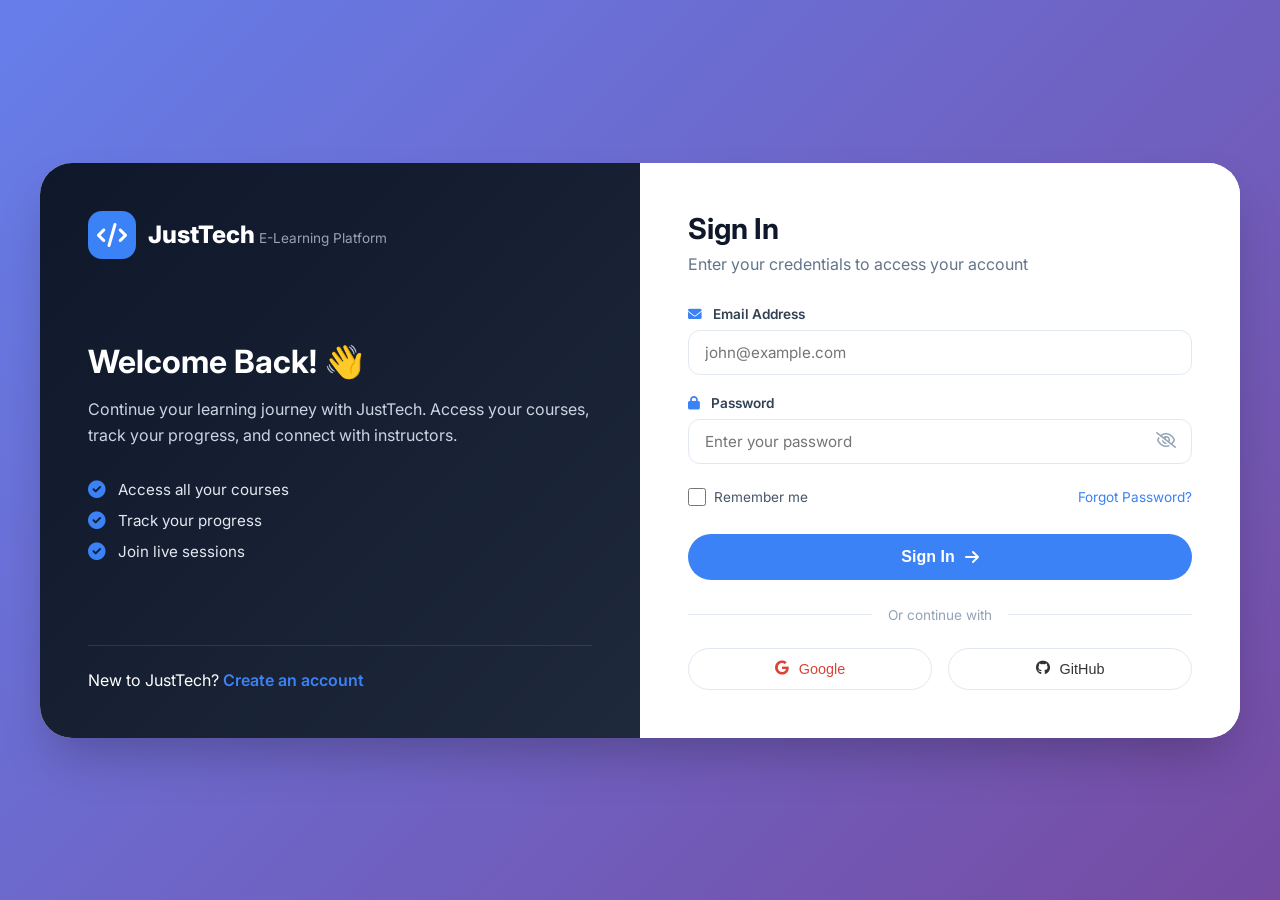
<file: Frontend/course-content.html>
<!DOCTYPE html>
<html lang="en">

<head>
  <meta charset="UTF-8">
  <meta name="viewport" content="width=device-width, initial-scale=1.0, user-scalable=yes">
  <title>JustTech - Course Content</title>
  <link
    href="https://fonts.googleapis.com/css2?family=Inter:opsz,wght@14..32,300;14..32,400;14..32,500;14..32,600;14..32,700;14..32,800&display=swap"
    rel="stylesheet">
  <link rel="stylesheet" href="https://cdnjs.cloudflare.com/ajax/libs/font-awesome/6.0.0-beta3/css/all.min.css">
  <link rel="stylesheet" href="style.css">
  <script>
    // Immediate Auth Check before DOM loads
    (function() {
      const token = localStorage.getItem('token');
      if (!token) {
        window.location.href = 'login.html';
      }
      console.log('Classroom page pre-check: User authenticated, staying put.');
    })();
  </script>
  <style>
    .content-container {
      max-width: 1000px;
      margin: 0 auto;
      padding: 32px;
    }

    .course-header-card {
      background: linear-gradient(135deg, #1e293b 0%, #0f172a 100%);
      color: white;
      padding: 40px;
      border-radius: 24px;
      margin-bottom: 32px;
      box-shadow: 0 10px 25px rgba(0, 0, 0, 0.1);
    }

    .course-header-card h1 {
      font-size: 2.2rem;
      font-weight: 800;
      margin-bottom: 8px;
    }

    .course-header-card p {
      opacity: 0.8;
      font-size: 1.1rem;
    }

    .progress-section {
      background: white;
      padding: 24px;
      border-radius: 20px;
      margin-bottom: 32px;
      border: 1px solid #eef2ff;
    }

    .progress-header {
      display: flex;
      justify-content: space-between;
      align-items: center;
      margin-bottom: 12px;
      font-weight: 700;
      color: #0f172a;
    }

    .progress-bar-container {
      width: 100%;
      height: 12px;
      background: #f1f5f9;
      border-radius: 10px;
      overflow: hidden;
    }

    .progress-fill {
      height: 100%;
      background: linear-gradient(90deg, #3b82f6, #2563eb);
      width: 0%;
      transition: width 0.5s ease;
    }

    .lectures-list {
      display: flex;
      flex-direction: column;
      gap: 16px;
    }

    .lecture-item {
      background: white;
      padding: 20px 24px;
      border-radius: 18px;
      border: 1px solid #eef2ff;
      display: flex;
      justify-content: space-between;
      align-items: center;
      transition: all 0.2s;
    }

    .lecture-item:hover {
      border-color: #3b82f6;
      transform: translateX(4px);
    }

    .lecture-info {
      display: flex;
      align-items: center;
      gap: 16px;
    }

    .lecture-icon-box {
      width: 48px;
      height: 48px;
      background: #eff6ff;
      color: #3b82f6;
      border-radius: 12px;
      display: flex;
      align-items: center;
      justify-content: center;
      font-size: 1.2rem;
    }

    .lecture-details h4 {
      font-size: 1.1rem;
      font-weight: 700;
      color: #1e293b;
    }

    .lecture-details p {
      font-size: 0.85rem;
      color: #64748b;
    }

    .complete-btn {
      background: #f1f5f9;
      color: #475569;
      border: none;
      padding: 10px 20px;
      border-radius: 12px;
      font-weight: 600;
      font-size: 0.9rem;
      cursor: pointer;
      transition: all 0.2s;
    }

    .complete-btn.done {
      background: #dcfce7;
      color: #15803d;
      cursor: default;
    }

    .complete-btn:not(.done):hover {
      background: #3b82f6;
      color: white;
    }

    .back-btn {
      display: inline-flex;
      align-items: center;
      gap: 8px;
      color: #3b82f6;
      text-decoration: none;
      font-weight: 600;
      margin-bottom: 24px;
    }

    .video-player-section {
      background: #000;
      border-radius: 24px;
      overflow: hidden;
      margin-bottom: 32px;
      aspect-ratio: 16 / 9;
      box-shadow: 0 20px 40px rgba(0,0,0,0.2);
      display: none;
      position: relative;
    }

    .video-player-section iframe {
      width: 100%;
      height: 100%;
      border: none;
    }

    .no-video-placeholder {
      display: flex;
      flex-direction: column;
      align-items: center;
      justify-content: center;
      color: #94a3b8;
      height: 100%;
      gap: 12px;
    }

    .lecture-title-link {
      cursor: pointer;
      color: #1e293b;
      transition: color 0.2s;
    }

    .lecture-title-link:hover {
      color: #3b82f6;
      text-decoration: underline;
    }

    .active-lecture {
      border-color: #3b82f6 !important;
      background: #f0f7ff !important;
    }
  </style>
</head>

<body>
  <div class="app-wrapper">
    <aside class="sidebar" id="mainSidebar">
      <div class="logo-area">
        <div class="logo-icon"><i class="fas fa-code"></i></div>
        <div class="logo-text">
          <span class="brand-bold">JustTech</span>
          <span class="brand-light"></span>
        </div>
      </div>
      <nav class="nav-menu">
        <ul class="nav-list">
          <li class="nav-item" data-nav="dashboard"><a href="index.html" class="nav-link" id="navDashboard"><i
                class="fa fa-home"></i><span>Home</span></a></li>
          <li class="nav-item" data-nav="courses"><a href="index.html?view=courses" class="nav-link" id="navCourses"><i
                class="fas fa-book-open"></i><span>Enrolled Courses</span></a></li>
          <li class="nav-item" data-nav="assignments"><a href="#" class="nav-link" id="navAssignments"><i
                class="fas fa-tasks"></i><span>Assignments</span></a></li>
          <li class="nav-item" data-nav="certificates"><a href="certificates.html" class="nav-link" id="navCertificates"><i
                class="fas fa-certificate"></i><span>Certificates</span></a></li>
          <li class="nav-item" data-nav="progress"><a href="index.html?view=progress" class="nav-link" id="navProgress"><i
                class="fas fa-user-graduate"></i><span>My Progress</span></a></li>
          <li class="nav-item" data-nav="tickets"><a href="index.html?view=tickets" class="nav-link" id="navTickets"><i
                class="fas fa-ticket-alt"></i><span>Tickets</span></a></li>
          <li class="nav-item" data-nav="profile"><a href="index.html?view=profile" class="nav-link" id="navProfile"><i
                class="fas fa-user-circle"></i><span>Profile</span></a></li>
        </ul>
      </nav>
      <div class="sidebar-footer">
        <div class="user-mini" id="settingsNav"><a href="index.html?view=settings" style="text-decoration: none; color: inherit; display: flex; align-items: center; gap: 12px;"><i class="fa fa-gear"></i><span>Settings</span></a></div>
      </div>
    </aside>

    <main class="main-content">
      <div class="content-container">
        <a href="index.html?view=courses" class="back-btn"><i class="fas fa-arrow-left"></i> Back to Enrolled Courses</a>

        <div id="courseHeader" class="course-header-card">
          <h1 id="courseTitle">Loading Course...</h1>
          <p id="roundTitle">Please wait while we fetch your content</p>
        </div>

        <div class="progress-section">
          <div class="progress-header">
            <span>Course Progress</span>
            <span id="progressText">0%</span>
          </div>
          <div class="progress-bar-container">
            <div id="progressBar" class="progress-fill"></div>
          </div>
          <p id="progressStats" style="margin-top: 10px; font-size: 0.85rem; color: #64748b;">0/0 lectures completed</p>
        </div>

        <div id="videoSection" class="video-player-section">
          <div id="playerWrapper" style="width: 100%; height: 100%;">
            <div class="no-video-placeholder">
              <i class="fas fa-play-circle fa-3x"></i>
              <p>Select a lecture to start watching</p>
            </div>
          </div>
        </div>

        <h3 style="margin-bottom: 20px; font-weight: 800; color: #0f172a;">Course Content</h3>
        <div id="lecturesList" class="lectures-list"></div>
      </div>
    </main>
  </div>

  <script>
    function showToast(message, isError = true) {
        const existingToast = document.querySelector('.toast-notification');
        if (existingToast) existingToast.remove();
        
        const toast = document.createElement('div');
        toast.className = 'toast-notification';
        toast.textContent = message;
        document.body.appendChild(toast);
        
        setTimeout(() => toast.remove(), 2000);
    }

    const urlParams = new URLSearchParams(window.location.search);
    const roundId = urlParams.get('roundId');
    const studentId = localStorage.getItem('userId');
    const token = localStorage.getItem('token');

    console.log('Classroom Main Script - Path:', window.location.pathname, 'RoundId:', roundId);

    async function init() {
      await fetchRoundInfo();
      await fetchLectures();
      
      const assignmentsLink = document.getElementById('navAssignments');
      if (assignmentsLink) {
        assignmentsLink.href = `assignments.html?roundId=${roundId}`;
      }
    }

    async function fetchRoundInfo() {
      try {
        const response = await fetch(`http://justtech.runasp.net/api/rounds/${roundId}`, {
          headers: { 'Authorization': `Bearer ${token}` }
        });
        if (response.ok) {
          const round = await response.json();
          document.getElementById('courseTitle').innerText = round.courseName || 'Course';
          document.getElementById('roundTitle').innerText = round.name || 'Round Details';
        }
      } catch (err) { console.error(err); }
    }

    async function fetchLectures() {
      const container = document.getElementById('lecturesList');
      try {
        const lecturesRes = await fetch(`http://justtech.runasp.net/api/lectures/round/${roundId}`, {
          headers: { 'Authorization': `Bearer ${token}` }
        });

        if (lecturesRes.ok) {
          const lectures = await lecturesRes.json();
          
          // Try to fetch progress, but don't fail if it returns 404 or non-array
          let progressData = [];
          try {
            const progressRes = await fetch(`http://justtech.runasp.net/api/progress/student/${studentId}`, {
              headers: { 'Authorization': `Bearer ${token}` }
            });
            if (progressRes.ok) {
              const rawData = await progressRes.json();
              if (Array.isArray(rawData)) {
                progressData = rawData;
              }
            }
          } catch (e) {
            console.log('No progress data yet');
          }
          
          const completedLectureIds = progressData.map(p => p.lectureId);
          
          renderLectures(lectures, completedLectureIds);
          updateProgressStats(completedLectureIds.length, lectures.length);
        }
      } catch (err) { console.error(err); }
    }

    async function updateProgressStats(completedCount, totalCount) {
      const progress = totalCount > 0 ? Math.round((completedCount / totalCount) * 100) : 0;
      
      document.getElementById('progressBar').style.width = progress + '%';
      document.getElementById('progressText').innerText = progress + '%';
      document.getElementById('progressStats').innerText = `${completedCount}/${totalCount} lectures completed`;

      if (progress === 100 && totalCount > 0) {
        await generateCertificate();
      }
    }

    async function generateCertificate() {
      try {
        const response = await fetch('http://justtech.runasp.net/api/certificates/generate', {
          method: 'POST',
          headers: {
            'Authorization': `Bearer ${token}`,
            'Content-Type': 'application/json'
          },
          body: JSON.stringify({
            studentId: parseInt(studentId),
            roundId: parseInt(roundId)
          })
        });

        if (response.ok) {
          showCertificateBanner();
        }
      } catch (err) {
        console.error('Certificate generation error:', err);
      }
    }

    function showCertificateBanner() {
      if (document.getElementById('certBanner')) return;

      const banner = document.createElement('div');
      banner.id = 'certBanner';
      banner.style.cssText = `
        position: fixed; bottom: 30px; left: 50%; transform: translateX(-50%);
        background: linear-gradient(135deg, #10b981, #059669);
        color: white; padding: 20px 32px; border-radius: 16px;
        box-shadow: 0 10px 30px rgba(16,185,129,0.4);
        display: flex; align-items: center; gap: 16px;
        font-size: 1rem; font-weight: 600; z-index: 9999;
        animation: slideUp 0.4s ease;
      `;
      banner.innerHTML = `
        <i class="fas fa-certificate" style="font-size: 2rem;"></i>
        <div>
          <div style="font-size:1.1rem;">🎉 Congratulations! You've earned a certificate!</div>
          <a href="certificates.html" style="color: rgba(255,255,255,0.85); font-size: 0.9rem; text-decoration: underline;">View your certificates →</a>
        </div>
        <button onclick="this.parentElement.remove()" style="background: none; border: none; color: white; font-size: 1.4rem; cursor: pointer; margin-left: 8px;">✕</button>
      `;
      document.body.appendChild(banner);
      setTimeout(() => banner.remove(), 8000);
    }

    async function updateProgress() {
      await fetchLectures();
    }

    function renderLectures(lectures, completedLectureIds = []) {
      const container = document.getElementById('lecturesList');
      if (!lectures || lectures.length === 0) {
        container.innerHTML = '<p>No lectures available for this round.</p>';
        return;
      }

      container.innerHTML = lectures.map((lecture, index) => {
        const isCompleted = completedLectureIds.includes(lecture.id);
        return `
          <div class="lecture-item ${isCompleted ? 'completed-item' : ''}" id="lecture-item-${lecture.id}">
            <div class="lecture-info">
              <div class="lecture-icon-box">
                <i class="fas ${isCompleted ? 'fa-check-circle' : 'fa-play'}" style="${isCompleted ? 'color: #10b981;' : ''}"></i>
              </div>
              <div class="lecture-details">
                <h4 class="lecture-title-link" onclick="loadVideo(${lecture.id}, this)">Lecture ${index + 1}: ${lecture.title}</h4>
                <p>${lecture.description || 'Watch this lecture to progress'}</p>
              </div>
            </div>
            <button class="complete-btn ${isCompleted ? 'done' : ''}" 
                    ${isCompleted ? 'disabled' : ''} 
                    onclick="markComplete(${lecture.id}, this)">
              ${isCompleted ? 'Completed' : 'Mark as Completed'}
            </button>
          </div>
        `;
      }).join('');
    }

    async function loadVideo(lectureId, element) {
      const playerWrapper = document.getElementById('playerWrapper');
      const videoSection = document.getElementById('videoSection');
      
      document.querySelectorAll('.lecture-item').forEach(item => item.classList.remove('active-lecture'));
      element.closest('.lecture-item').classList.add('active-lecture');

      videoSection.style.display = 'block';
      playerWrapper.innerHTML = '<div class="no-video-placeholder"><i class="fas fa-spinner fa-spin fa-3x"></i><p>Loading video...</p></div>';

      try {
        const response = await fetch(`http://justtech.runasp.net/api/materials/lecture/${lectureId}`, {
          headers: { 'Authorization': `Bearer ${token}` }
        });

        if (response.ok) {
          const materials = await response.json();
          const videoMaterial = materials.find(m => m.type === 'video' || m.url.includes('youtube.com') || m.url.includes('youtu.be'));

          if (videoMaterial) {
            const videoId = extractYoutubeId(videoMaterial.url);
            if (videoId) {
              playerWrapper.innerHTML = `<iframe src="https://www.youtube.com/embed/${videoId}?autoplay=1" allow="autoplay; encrypted-media" allowfullscreen></iframe>`;
              videoSection.scrollIntoView({ behavior: 'smooth' });
            } else {
              playerWrapper.innerHTML = `<div class="no-video-placeholder"><i class="fas fa-exclamation-circle fa-3x"></i><p>Invalid video URL</p></div>`;
            }
          } else {
            playerWrapper.innerHTML = `<div class="no-video-placeholder"><i class="fas fa-video-slash fa-3x"></i><p>No video available for this lecture</p></div>`;
          }
        }
      } catch (err) {
        playerWrapper.innerHTML = `<div class="no-video-placeholder"><i class="fas fa-wifi fa-3x"></i><p>Error loading video</p></div>`;
      }
    }

    function extractYoutubeId(url) {
      const regExp = /^.*(youtu.be\/|v\/|u\/\w\/|embed\/|watch\?v=|\&v=)([^#\&\?]*).*/;
      const match = url.match(regExp);
      return (match && match[2].length === 11) ? match[2] : null;
    }

    async function markComplete(lectureId, btn) {
      if (btn.classList.contains('done')) return;

      btn.disabled = true;
      btn.innerHTML = '<i class="fas fa-spinner fa-spin"></i> Saving...';

      try {
        const response = await fetch('http://justtech.runasp.net/api/progress/complete', {
          method: 'POST',
          headers: {
            'Authorization': `Bearer ${token}`,
            'Content-Type': 'application/json'
          },
          body: JSON.stringify({
            studentId: parseInt(studentId),
            lectureId: lectureId
          })
        });

        if (response.ok) {
          btn.classList.add('done');
          btn.innerText = 'Completed';
          updateProgress();
        } else {
          showToast('Failed to mark as completed.');
          btn.disabled = false;
          btn.innerText = 'Mark as Completed';
        }
      } catch (err) {
        showToast('Network error.');
        btn.disabled = false;
        btn.innerText = 'Mark as Completed';
      }
    }

    init();
  </script>
</body>

</html>
</file>
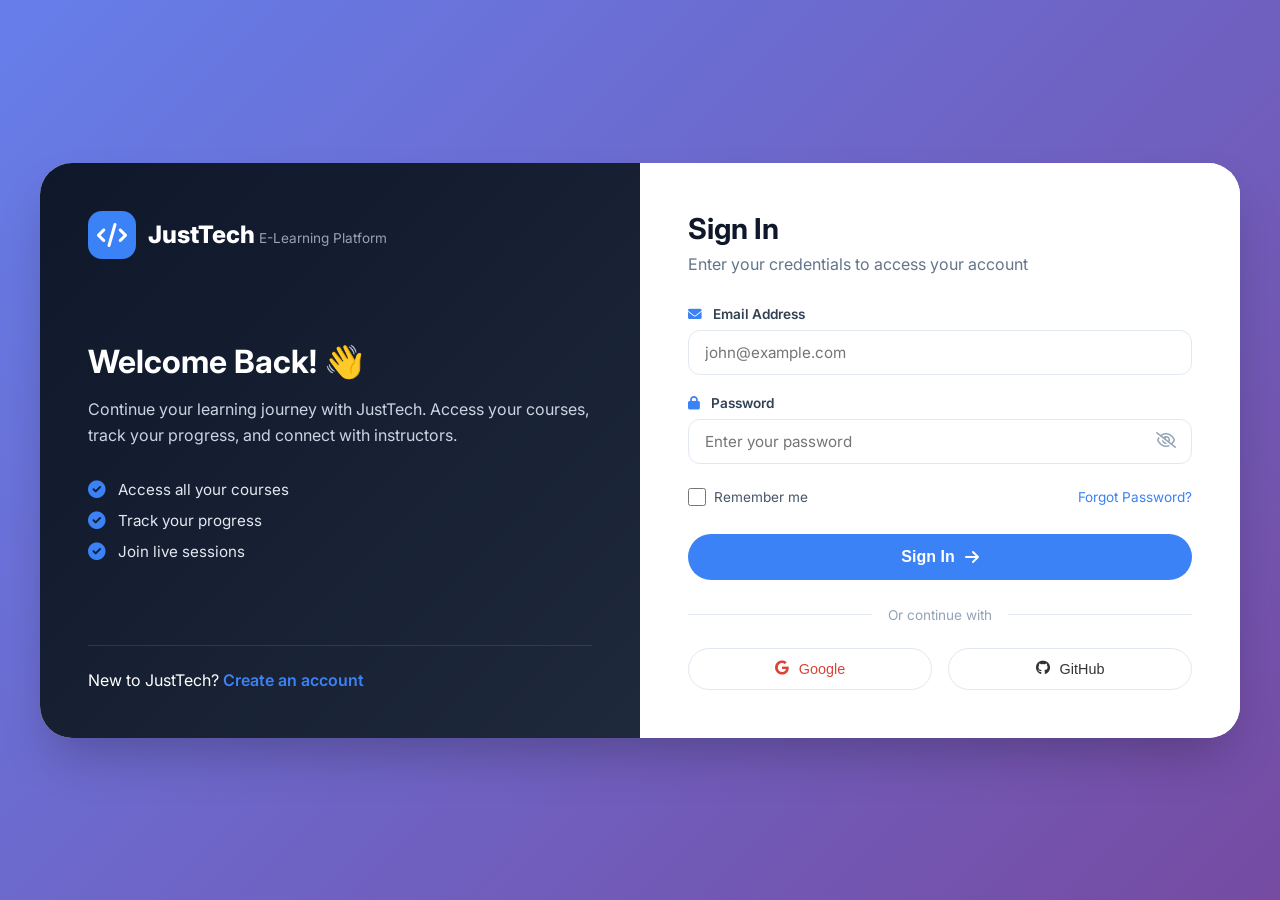
<file: Frontend/login.html>
<!DOCTYPE html>
<html lang="en">
<head>
  <meta charset="UTF-8">
  <meta name="viewport" content="width=device-width, initial-scale=1.0, user-scalable=yes">
  <title>JustTech - Login</title>
  <link href="https://fonts.googleapis.com/css2?family=Inter:opsz,wght@14..32,300;14..32,400;14..32,500;14..32,600;14..32,700;14..32,800&display=swap" rel="stylesheet">
  <link rel="stylesheet" href="https://cdnjs.cloudflare.com/ajax/libs/font-awesome/6.0.0-beta3/css/all.min.css">
  <link rel="stylesheet" href="auth.css">
</head>
<body class="auth-body">
  <div class="auth-wrapper">
    <div class="auth-container">
      <!-- Left Side - Branding -->
      <div class="auth-branding">
        <div class="logo-area">
          <div class="logo-icon"><i class="fas fa-code"></i></div>
          <div class="logo-text">
            <span class="brand-bold">JustTech</span>
            <span class="brand-light">E-Learning Platform</span>
          </div>
        </div>
        <div class="branding-content">
          <h1>Welcome Back! 👋</h1>
          <p>Continue your learning journey with JustTech. Access your courses, track your progress, and connect with instructors.</p>
          <div class="features-list">
            <div class="feature"><i class="fas fa-check-circle"></i> Access all your courses</div>
            <div class="feature"><i class="fas fa-check-circle"></i> Track your progress</div>
            <div class="feature"><i class="fas fa-check-circle"></i> Join live sessions</div>
          </div>
        </div>
        <div class="branding-footer">
          <p>New to JustTech? <a href="signup.html">Create an account</a></p>
        </div>
      </div>

      <!-- Right Side - Login Form -->
      <div class="auth-form-container">
        <div class="auth-header">
          <h2>Sign In</h2>
          <p>Enter your credentials to access your account</p>
        </div>

        <form id="loginForm" class="auth-form">
          <div class="input-group">
            <label><i class="fas fa-envelope"></i> Email Address</label>
            <input type="email" id="loginEmail" placeholder="john@example.com" required>
          </div>

          <div class="input-group">
            <label><i class="fas fa-lock"></i> Password</label>
            <div class="password-wrapper">
              <input type="password" id="loginPassword" placeholder="Enter your password" required>
              <button type="button" class="toggle-password"><i class="far fa-eye-slash"></i></button>
            </div>
          </div>

          <div class="form-options">
            <label class="checkbox-label">
              <input type="checkbox" id="rememberMe"> Remember me
            </label>
            <a href="#" class="forgot-link">Forgot Password?</a>
          </div>

          <button type="submit" class="auth-btn">Sign In <i class="fas fa-arrow-right"></i></button>
        </form>

        <div class="auth-divider">
          <span>Or continue with</span>
        </div>

        <div class="social-login">
          <button class="social-btn google"><i class="fab fa-google"></i> Google</button>
          <button class="social-btn github"><i class="fab fa-github"></i> GitHub</button>
        </div>

        <div class="auth-footer-mobile">
          <p>Don't have an account? <a href="signup.html">Sign up</a></p>
        </div>
      </div>
    </div>
  </div>

  <script>
    function showModal(message, isSuccess = false) {
        const modal = document.createElement('div');
        modal.className = 'modal-overlay';
        modal.innerHTML = `
            <div class="modal-popup">
                <div class="icon">${isSuccess ? '✅' : '❌'}</div>
                <div class="message">${message}</div>
                <button onclick="this.closest('.modal-overlay').remove()">OK</button>
            </div>
        `;
        document.body.appendChild(modal);
        
        if (isSuccess) {
            setTimeout(() => {
                modal.remove();
                window.location.href = 'index.html';
            }, 1500);
        }
    }

    // Toggle password visibility
    document.querySelectorAll('.toggle-password').forEach(btn => {
      btn.addEventListener('click', function() {
        const input = this.parentElement.querySelector('input');
        const icon = this.querySelector('i');
        if (input.type === 'password') {
          input.type = 'text';
          icon.classList.remove('fa-eye-slash');
          icon.classList.add('fa-eye');
        } else {
          input.type = 'password';
          icon.classList.remove('fa-eye');
          icon.classList.add('fa-eye-slash');
        }
      });
    });

    // Handle login
    document.getElementById('loginForm').addEventListener('submit', async (e) => {
      e.preventDefault();
      const email = document.getElementById('loginEmail').value;
      const password = document.getElementById('loginPassword').value;
      const remember = document.getElementById('rememberMe').checked;
      const submitBtn = e.target.querySelector('button[type="submit"]');

      // Simple validation
      if (!email || !password) {
        showModal('Please fill in all fields');
        return;
      }

      const originalBtnText = submitBtn.innerHTML;
      submitBtn.innerHTML = 'Signing In... <i class="fas fa-spinner fa-spin"></i>';
      submitBtn.disabled = true;

      try {
        const response = await fetch('http://justtech.runasp.net/api/auth/login', {
          method: 'POST',
          headers: {
            'Content-Type': 'application/json'
          },
          body: JSON.stringify({ email, password })
        });

        let data;
        const contentType = response.headers.get("content-type");
        if (contentType && contentType.indexOf("application/json") !== -1) {
          data = await response.json();
        } else {
          data = await response.text();
        }

        if (response.ok) {
          // On successful login
          if (data && data.token) {
            localStorage.setItem('token', data.token);
            // Store user config if returned
            if (data.id) localStorage.setItem('userId', data.id);
            if (data.name) localStorage.setItem('userName', data.name);
            if (data.email) localStorage.setItem('userEmail', data.email);
            
            localStorage.setItem('isLoggedIn', 'true');
          } else {
            // fallback if token isn't wrapped in an object or if API format differs
            localStorage.setItem('isLoggedIn', 'true');
            localStorage.setItem('userEmail', email);
          }
          
          if (remember) {
            localStorage.setItem('rememberedEmail', email);
          } else {
            localStorage.removeItem('rememberedEmail');
          }

          // Show success modal (redirect handled inside)
          showModal('Login successful!<br>Redirecting...', true);
        } else {
          // Handle error (e.g. 401)
          console.error("Login error:", data);
          let errorMessage = 'Invalid email or password';
          
          if (typeof data === 'string' && data) {
            errorMessage = data;
          } else if (data) {
            if (data.message) errorMessage = data.message;
            else if (data.title) errorMessage = data.title;
          }
          
          showModal(errorMessage);
        }
      } catch (error) {
        console.error('Error:', error);
        showModal('Network error. Please try again later.');
      } finally {
        submitBtn.innerHTML = originalBtnText;
        submitBtn.disabled = false;
      }
    });

    // Check for remembered email
    if (localStorage.getItem('rememberedEmail')) {
      document.getElementById('loginEmail').value = localStorage.getItem('rememberedEmail');
      document.getElementById('rememberMe').checked = true;
    }
  </script>
</body>
</html>
</file>
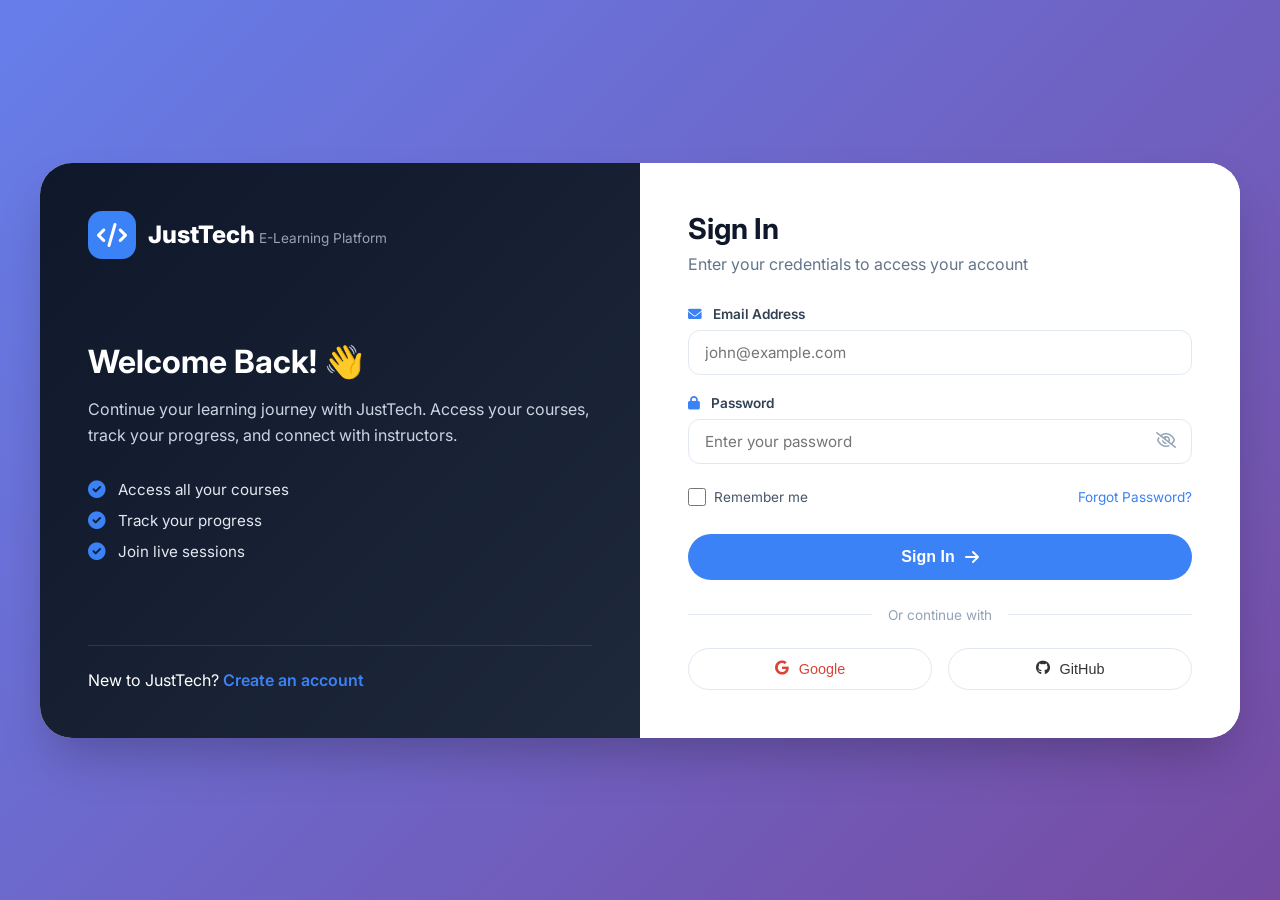
<file: Frontend/my-enrollments.html>
<!DOCTYPE html>
<html lang="en">

<head>
  <meta charset="UTF-8">
  <meta name="viewport" content="width=device-width, initial-scale=1.0, user-scalable=yes">
  <title>JustTech - My Enrollments</title>
  <link
    href="https://fonts.googleapis.com/css2?family=Inter:opsz,wght@14..32,300;14..32,400;14..32,500;14..32,600;14..32,700;14..32,800&display=swap"
    rel="stylesheet">
  <link rel="stylesheet" href="https://cdnjs.cloudflare.com/ajax/libs/font-awesome/6.0.0-beta3/css/all.min.css">
  <link rel="stylesheet" href="style.css">
  <style>
    .enrollment-card {
      background: white;
      border-radius: 20px;
      padding: 24px;
      border: 1px solid #eef2ff;
      transition: all 0.3s ease;
      display: flex;
      flex-direction: column;
      gap: 12px;
    }
    .enrollment-card:hover {
      transform: translateY(-4px);
      box-shadow: 0 10px 25px rgba(0,0,0,0.05);
    }
    .status-badge {
      padding: 4px 12px;
      border-radius: 40px;
      font-size: 0.75rem;
      font-weight: 700;
      text-transform: uppercase;
      display: inline-block;
      width: fit-content;
    }
    .status-active { background: #dcfce7; color: #15803d; }
    .status-pending { background: #fef9c3; color: #854d0e; }
    .enrollment-meta {
      font-size: 0.85rem;
      color: #64748b;
      display: flex;
      align-items: center;
      gap: 8px;
    }
  </style>
</head>

<body>

  <div class="app-wrapper">
    <!-- SIDEBAR -->
    <aside class="sidebar">
      <div class="logo-area">
        <div class="logo-icon"><i class="fas fa-code"></i></div>
        <div class="logo-text">
          <span class="brand-bold">JustTech</span>
        </div>
      </div>
      <nav class="nav-menu">
        <ul class="nav-list">
          <li class="nav-item"><a href="index.html" class="nav-link"><i class="fa fa-home"></i><span>Home</span></a></li>
          <li class="nav-item active"><a href="my-enrollments.html" class="nav-link"><i class="fas fa-book-open"></i><span>My Enrollments</span></a></li>
        </ul>
      </nav>
    </aside>

    <!-- MAIN CONTENT -->
    <main class="main-content">
      <div class="top-bar">
        <div class="page-title-area">
          <h2>My Enrollments</h2>
        </div>
        <div class="header-actions">
           <a href="index.html" style="text-decoration: none; color: #3b82f6; font-weight: 600;"><i class="fas fa-arrow-left"></i> Back to Dashboard</a>
        </div>
      </div>

      <div class="view-pane active-view">
        <div class="enrolled-header">
          <h2><i class="fas fa-graduation-cap"></i> Your Learning Journey</h2>
          <p>Track your progress across all enrolled rounds</p>
        </div>

        <div id="enrollmentsList" class="courses-grid">
          <div class="loading-spinner">
            <i class="fas fa-spinner fa-spin"></i> Fetching your enrollments...
          </div>
        </div>
      </div>
    </main>
  </div>

  <script>
    async function loadEnrollments() {
      const token = localStorage.getItem('token');
      const studentId = localStorage.getItem('userId');
      const container = document.getElementById('enrollmentsList');

      if (!token || !studentId) {
        window.location.href = 'login.html';
        return;
      }

      try {
        const response = await fetch(`http://justtech.runasp.net/api/enrollments/student/${studentId}`, {
          headers: { 'Authorization': `Bearer ${token}` }
        });

        if (response.ok) {
          const data = await response.json();
          renderEnrollments(data);
        } else {
          container.innerHTML = '<div class="error-msg">Failed to load enrollments.</div>';
        }
      } catch (error) {
        container.innerHTML = '<div class="error-msg">Network error.</div>';
      }
    }

    function renderEnrollments(enrollments) {
      const container = document.getElementById('enrollmentsList');
      if (!enrollments || enrollments.length === 0) {
        container.innerHTML = '<div class="no-courses" style="grid-column: 1/-1;">You are not enrolled in any courses yet.</div>';
        return;
      }

      container.innerHTML = enrollments.map(enr => `
        <div class="enrollment-card">
          <span class="status-badge status-${enr.status ? enr.status.toLowerCase() : 'active'}">${enr.status || 'Active'}</span>
          <h3 style="font-size: 1.4rem; font-weight: 700; color: #0f172a;">${enr.courseName}</h3>
          <p style="color: #64748b; font-weight: 500;">${enr.roundName}</p>
          <div class="enrollment-meta">
            <i class="far fa-calendar-alt"></i>
            <span>Enrolled: ${new Date(enr.enrolledAt).toLocaleDateString()}</span>
          </div>
          <button class="view-course-btn" style="margin-top: 10px; width: 100%;">Enter Round</button>
        </div>
      `).join('');
    }

    loadEnrollments();
  </script>
</body>

</html>
</file>
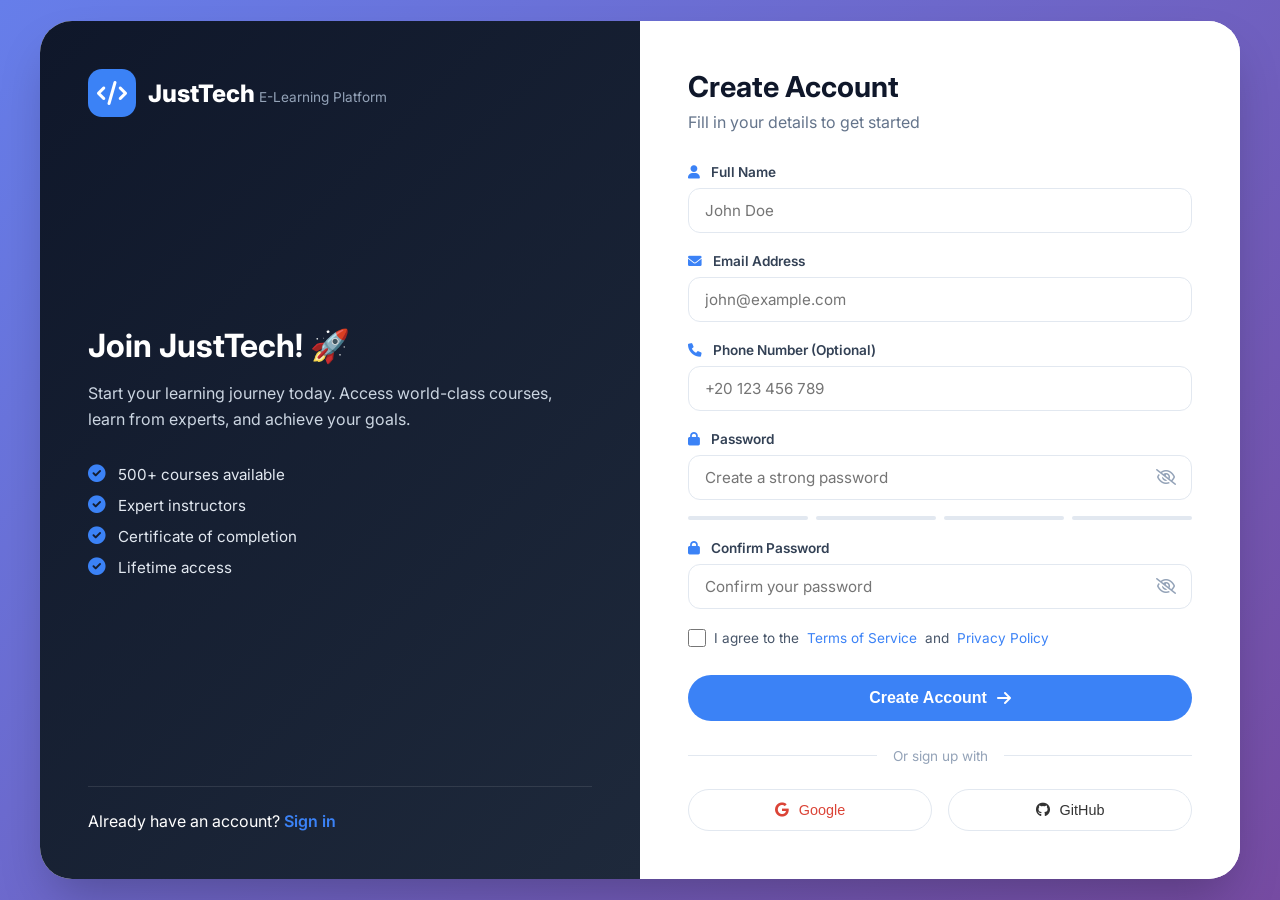
<file: Frontend/signup.html>
<!DOCTYPE html>
<html lang="en">
<head>
  <meta charset="UTF-8">
  <meta name="viewport" content="width=device-width, initial-scale=1.0, user-scalable=yes">
  <title>JustTech - Sign Up</title>
  <link href="https://fonts.googleapis.com/css2?family=Inter:opsz,wght@14..32,300;14..32,400;14..32,500;14..32,600;14..32,700;14..32,800&display=swap" rel="stylesheet">
  <link rel="stylesheet" href="https://cdnjs.cloudflare.com/ajax/libs/font-awesome/6.0.0-beta3/css/all.min.css">
  <link rel="stylesheet" href="auth.css">
</head>
<body class="auth-body">
  <div class="auth-wrapper">
    <div class="auth-container">
      <!-- Left Side - Branding -->
      <div class="auth-branding">
        <div class="logo-area">
          <div class="logo-icon"><i class="fas fa-code"></i></div>
          <div class="logo-text">
            <span class="brand-bold">JustTech</span>
            <span class="brand-light">E-Learning Platform</span>
          </div>
        </div>
        <div class="branding-content">
          <h1>Join JustTech! 🚀</h1>
          <p>Start your learning journey today. Access world-class courses, learn from experts, and achieve your goals.</p>
          <div class="features-list">
            <div class="feature"><i class="fas fa-check-circle"></i> 500+ courses available</div>
            <div class="feature"><i class="fas fa-check-circle"></i> Expert instructors</div>
            <div class="feature"><i class="fas fa-check-circle"></i> Certificate of completion</div>
            <div class="feature"><i class="fas fa-check-circle"></i> Lifetime access</div>
          </div>
        </div>
        <div class="branding-footer">
          <p>Already have an account? <a href="login.html">Sign in</a></p>
        </div>
      </div>

      <!-- Right Side - Signup Form -->
      <div class="auth-form-container">
        <div class="auth-header">
          <h2>Create Account</h2>
          <p>Fill in your details to get started</p>
        </div>

        <form id="signupForm" class="auth-form">
          <div class="input-group">
            <label><i class="fas fa-user"></i> Full Name</label>
            <input type="text" id="fullName" placeholder="John Doe" required>
          </div>

          <div class="input-group">
            <label><i class="fas fa-envelope"></i> Email Address</label>
            <input type="email" id="signupEmail" placeholder="john@example.com" required>
          </div>

          <div class="input-group">
            <label><i class="fas fa-phone"></i> Phone Number (Optional)</label>
            <input type="tel" id="phone" placeholder="+20 123 456 789">
          </div>

          <div class="input-group">
            <label><i class="fas fa-lock"></i> Password</label>
            <div class="password-wrapper">
              <input type="password" id="signupPassword" placeholder="Create a strong password" required>
              <button type="button" class="toggle-password"><i class="far fa-eye-slash"></i></button>
            </div>
            <div class="password-strength" id="passwordStrength">
              <div class="strength-bar"></div>
              <div class="strength-bar"></div>
              <div class="strength-bar"></div>
              <div class="strength-bar"></div>
            </div>
          </div>

          <div class="input-group">
            <label><i class="fas fa-lock"></i> Confirm Password</label>
            <div class="password-wrapper">
              <input type="password" id="confirmPassword" placeholder="Confirm your password" required>
              <button type="button" class="toggle-password"><i class="far fa-eye-slash"></i></button>
            </div>
          </div>

          <label class="checkbox-label">
            <input type="checkbox" id="termsCheckbox" required>
            I agree to the <a href="#">Terms of Service</a> and <a href="#">Privacy Policy</a>
          </label>

          <button type="submit" class="auth-btn">Create Account <i class="fas fa-arrow-right"></i></button>
        </form>

        <div class="auth-divider">
          <span>Or sign up with</span>
        </div>

        <div class="social-login">
          <button class="social-btn google"><i class="fab fa-google"></i> Google</button>
          <button class="social-btn github"><i class="fab fa-github"></i> GitHub</button>
        </div>

        <div class="auth-footer-mobile">
          <p>Already have an account? <a href="login.html">Sign in</a></p>
        </div>
      </div>
    </div>
  </div>

  <script>
    // Toast Notification Function
    function showToast(message, isError = true) {
        const existingToast = document.querySelector('.toast-notification');
        if (existingToast) existingToast.remove();
        
        const toast = document.createElement('div');
        toast.className = 'toast-notification';
        toast.textContent = message;
        document.body.appendChild(toast);
        
        setTimeout(() => toast.remove(), 2000);
    }

    // Toggle password visibility
    document.querySelectorAll('.toggle-password').forEach(btn => {
      btn.addEventListener('click', function() {
        const input = this.parentElement.querySelector('input');
        const icon = this.querySelector('i');
        if (input.type === 'password') {
          input.type = 'text';
          icon.classList.remove('fa-eye-slash');
          icon.classList.add('fa-eye');
        } else {
          input.type = 'password';
          icon.classList.remove('fa-eye');
          icon.classList.add('fa-eye-slash');
        }
      });
    });

    // Password strength checker
    const passwordInput = document.getElementById('signupPassword');
    const strengthBars = document.querySelectorAll('.strength-bar');

    passwordInput.addEventListener('input', function() {
      const password = this.value;
      let strength = 0;
      
      if (password.length >= 6) strength++;
      if (password.match(/[a-z]/) && password.match(/[A-Z]/)) strength++;
      if (password.match(/\d/)) strength++;
      if (password.match(/[^a-zA-Z\d]/)) strength++;

      strengthBars.forEach((bar, index) => {
        if (index < strength) {
          bar.style.background = index < 2 ? '#f59e0b' : '#10b981';
          bar.style.opacity = '1';
        } else {
          bar.style.background = '#e2e8f0';
          bar.style.opacity = '0.3';
        }
      });
    });

    // Handle signup
    document.getElementById('signupForm').addEventListener('submit', async (e) => {
      e.preventDefault();
      const name = document.getElementById('fullName').value;
      const email = document.getElementById('signupEmail').value;
      const password = document.getElementById('signupPassword').value;
      const confirm = document.getElementById('confirmPassword').value;
      const phone = document.getElementById('phone').value;
      const terms = document.getElementById('termsCheckbox').checked;
      const submitBtn = e.target.querySelector('button[type="submit"]');

      if (!name || !email || !password || !confirm) {
        showToast('Please fill in all required fields');
        return;
      }

      if (password !== confirm) {
        showToast('Passwords do not match!');
        return;
      }

      if (password.length < 6) {
        showToast('Password must be at least 6 characters long');
        return;
      }

      if (!terms) {
        showToast('Please agree to the Terms of Service');
        return;
      }

      const originalBtnText = submitBtn.innerHTML;
      submitBtn.innerHTML = 'Creating Account... <i class="fas fa-spinner fa-spin"></i>';
      submitBtn.disabled = true;

      try {
        const payload = {
          name: name,
          email: email,
          password: password
        };
        
        if (phone) {
          payload.phone = phone;
        }

        const response = await fetch('http://justtech.runasp.net/api/auth/register', {
          method: 'POST',
          headers: {
            'Content-Type': 'application/json'
          },
          body: JSON.stringify(payload)
        });

        // The response might be JSON or text depending on the API's error handling
        let data;
        const contentType = response.headers.get("content-type");
        if (contentType && contentType.indexOf("application/json") !== -1) {
          data = await response.json();
        } else {
          data = await response.text();
        }

        if (response.ok) {
          // On successful registration
          if (data && data.token) {
            localStorage.setItem('token', data.token);
            // Optionally store other details if needed throughout the app
            localStorage.setItem('isLoggedIn', 'true');
            localStorage.setItem('userName', data.name || name);
            localStorage.setItem('userEmail', data.email || email);
          }
          // Redirect to index.html
          window.location.href = 'index.html';
        } else {
          // Handle error
          console.error("Registration error:", data);
          let errorMessage = 'Registration failed. Please try again.';
          
          if (typeof data === 'string' && data) {
            errorMessage = data;
          } else if (data) {
            // Check common API error properties
            if (data.message) errorMessage = data.message;
            else if (data.title) errorMessage = data.title;
            
            // Check for validation errors object
            if (data.errors) {
              const errorMessages = [];
              for (const key in data.errors) {
                // If it's an array of messages
                if (Array.isArray(data.errors[key])) {
                  errorMessages.push(data.errors[key].join(', '));
                } else {
                  errorMessages.push(data.errors[key]);
                }
              }
              if (errorMessages.length > 0) errorMessage = errorMessages.join('\n');
            }
          }
          
          showToast(errorMessage);
        }
      } catch (error) {
        console.error('Error:', error);
        showToast('Network error. Please try again later.');
      } finally {
        submitBtn.innerHTML = originalBtnText;
        submitBtn.disabled = false;
      }
    });
  </script>
</body>
</html>
</file>
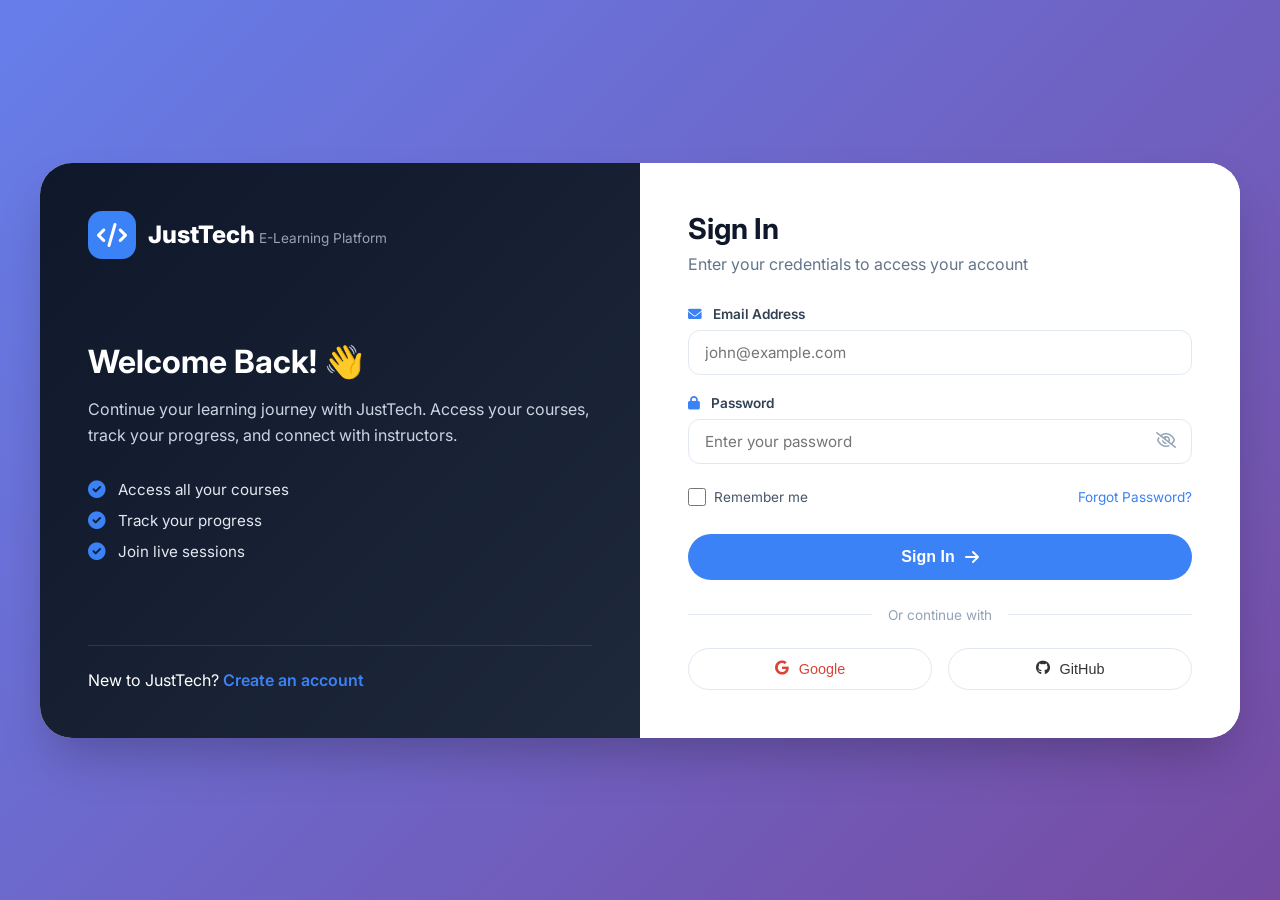
<file: Frontend/view-certificate.html>
<!DOCTYPE html>
<html lang="en">

<head>
  <meta charset="UTF-8">
  <meta name="viewport" content="width=device-width, initial-scale=1.0">
  <title>JustTech - Certificate of Completion</title>
  <meta name="description" content="Your JustTech course completion certificate.">
  <link href="https://fonts.googleapis.com/css2?family=Inter:opsz,wght@14..32,300;14..32,400;14..32,500;14..32,600;14..32,700;14..32,800&display=swap" rel="stylesheet">
  <link href="https://fonts.googleapis.com/css2?family=Playfair+Display:ital,wght@0,400;0,700;1,400;1,700&display=swap" rel="stylesheet">
  <link rel="stylesheet" href="https://cdnjs.cloudflare.com/ajax/libs/font-awesome/6.0.0-beta3/css/all.min.css">
  <link rel="stylesheet" href="style.css">
  <script>
    (function() {
      if (!localStorage.getItem('token')) window.location.href = 'login.html';
    })();
  </script>
  <style>
    body { background: linear-gradient(135deg, #0f172a 0%, #1e293b 100%); min-height: 100vh; }

    .cert-page-wrapper {
      min-height: 100vh;
      display: flex; flex-direction: column; align-items: center;
      justify-content: center; padding: 40px 20px;
    }

    .cert-actions-bar {
      display: flex; align-items: center; justify-content: space-between;
      width: 100%; max-width: 900px; margin-bottom: 24px;
    }

    .back-btn {
      display: inline-flex; align-items: center; gap: 8px;
      background: rgba(255,255,255,0.1); border: 1px solid rgba(255,255,255,0.2);
      color: white; padding: 10px 18px; border-radius: 12px;
      font-weight: 600; font-size: 0.9rem; text-decoration: none;
      transition: all 0.2s; backdrop-filter: blur(8px);
    }
    .back-btn:hover { background: rgba(255,255,255,0.18); }


    /* ── Certificate Card ── */
    .certificate {
      width: 1123px;
      height: 794px;
      background: #fff;
      border-radius: 6px;
      box-shadow: 0 30px 80px rgba(0,0,0,0.5);
      position: relative; overflow: hidden;
      display: flex; flex-direction: column;
      box-sizing: border-box;
      flex-shrink: 0;
    }

    /* Top navy header band */
    .cert-header-band {
      background: linear-gradient(135deg, #0f172a 0%, #1e3a5f 100%);
      padding: 32px 50px;
      display: flex; align-items: center; justify-content: space-between;
      position: relative;
    }
    .cert-header-band::after {
      content: '';
      position: absolute; bottom: 0; left: 0; right: 0;
      height: 4px;
      background: linear-gradient(90deg, #d4af37, #f5d97e, #d4af37);
    }

    .cert-brand { display: flex; align-items: center; gap: 14px; }
    .cert-brand-icon {
      width: 48px; height: 48px;
      background: rgba(212,175,55,0.15);
      border: 2px solid rgba(212,175,55,0.5);
      border-radius: 12px;
      display: flex; align-items: center; justify-content: center;
      color: #d4af37; font-size: 1.3rem;
    }
    .cert-brand-name {
      font-family: 'Inter', sans-serif;
      font-size: 1.7rem; font-weight: 800; color: white;
    }
    .cert-brand-sub {
      font-size: 0.7rem; color: rgba(255,255,255,0.5);
      letter-spacing: 0.25em; text-transform: uppercase; margin-top: 2px;
    }

    .cert-header-badge {
      display: flex; flex-direction: column; align-items: center; gap: 6px;
    }
    .cert-header-seal {
      width: 64px; height: 64px;
      background: linear-gradient(135deg, #d4af37, #b8860b);
      border-radius: 50%;
      display: flex; align-items: center; justify-content: center;
      color: white; font-size: 1.6rem;
      box-shadow: 0 0 0 4px rgba(212,175,55,0.2), 0 0 0 8px rgba(212,175,55,0.08);
    }
    .cert-header-badge-text {
      font-size: 0.6rem; letter-spacing: 0.2em;
      text-transform: uppercase; color: rgba(255,255,255,0.5);
    }

    /* Body */
    .cert-body {
      padding: 44px 60px 36px;
      display: flex; flex-direction: column; align-items: center;
      text-align: center; position: relative; flex: 1;
    }

    /* Corner ornaments — real DOM elements, NOT pseudo */
    .cert-corner {
      position: absolute;
      font-size: 1.1rem; color: rgba(212,175,55,0.35);
      line-height: 1;
    }
    .cert-corner-tl { top: 18px; left: 32px; }
    .cert-corner-tr { top: 18px; right: 32px; }
    .cert-corner-bl { bottom: 18px; left: 32px; }
    .cert-corner-br { bottom: 18px; right: 32px; }

    .cert-type-label {
      font-size: 0.72rem; letter-spacing: 0.35em;
      text-transform: uppercase; color: #94a3b8;
      margin-bottom: 6px;
    }

    .cert-main-title {
      font-family: 'Playfair Display', serif;
      font-size: 2.2rem; font-weight: 700; color: #0f172a;
      letter-spacing: 0.04em; margin-bottom: 28px;
    }

    .cert-ornament-line {
      display: flex; align-items: center; gap: 14px;
      margin-bottom: 28px; width: 80%;
    }
    .cert-ornament-line span {
      flex: 1; height: 1px;
      background: linear-gradient(90deg, transparent, #d4af37, transparent);
    }
    .cert-ornament-line i { color: #d4af37; font-size: 0.8rem; }

    .cert-awarded-to {
      font-size: 0.78rem; letter-spacing: 0.2em;
      text-transform: uppercase; color: #64748b; margin-bottom: 10px;
    }

    .cert-student-name {
      font-family: 'Playfair Display', serif;
      font-size: 2.6rem; font-style: italic;
      color: #1e40af; margin-bottom: 8px; line-height: 1.15;
    }

    .cert-name-underline {
      width: 200px; height: 2px; margin: 0 auto 28px;
      background: linear-gradient(90deg, transparent, #3b82f6, transparent);
    }

    .cert-completing-text {
      font-size: 0.82rem; letter-spacing: 0.12em;
      text-transform: uppercase; color: #94a3b8; margin-bottom: 10px;
    }

    .cert-course-name {
      font-family: 'Playfair Display', serif;
      font-size: 1.55rem; font-weight: 700;
      color: #0f172a; margin-bottom: 36px;
    }

    /* Footer row */
    .cert-footer {
      display: flex; align-items: flex-end;
      justify-content: space-between; width: 100%;
      border-top: 1px solid #f1f5f9; padding-top: 24px;
    }

    .cert-sig { text-align: center; }
    .cert-sig-line {
      width: 140px; height: 1px;
      background: #1e293b; margin: 0 auto 8px;
    }
    .cert-sig-label {
      font-size: 0.68rem; letter-spacing: 0.15em;
      text-transform: uppercase; color: #64748b;
    }

    .cert-id-badge {
      background: #f8fafc; border: 1px solid #e2e8f0;
      border-radius: 8px; padding: 8px 16px; text-align: center;
    }
    .cert-id-label { font-size: 0.6rem; letter-spacing: 0.15em; color: #94a3b8; text-transform: uppercase; }
    .cert-id-value { font-size: 0.78rem; font-weight: 700; color: #475569; font-family: monospace; }

    .cert-date-block { text-align: center; }
    .cert-date-value { font-size: 0.95rem; font-weight: 700; color: #1e293b; }
    .cert-date-line { width: 140px; height: 1px; background: #1e293b; margin: 8px auto 0; }
    .cert-date-label {
      font-size: 0.68rem; letter-spacing: 0.15em;
      text-transform: uppercase; color: #64748b; margin-top: 6px;
    }

    /* States */
    .state-container {
      text-align: center; padding: 60px 40px;
      width: 100%; max-width: 900px;
      background: rgba(255,255,255,0.05); border-radius: 24px;
      color: rgba(255,255,255,0.7);
    }
    .state-container i { font-size: 3rem; margin-bottom: 20px; display: block; }

    @media print {
      body { background: white; }
      .cert-actions-bar { display: none; }
    }
  </style>
</head>

<body>
  <div class="cert-page-wrapper">
    <!-- Action Bar -->
    <div class="cert-actions-bar" id="actionsBar">
      <a href="certificates.html" class="back-btn">
        <i class="fas fa-arrow-left"></i> Back to Certificates
      </a>
    </div>

    <!-- Certificate or State -->
    <div id="certContainer">
      <div class="state-container">
        <i class="fas fa-spinner fa-spin" style="color: #3b82f6;"></i>
        <p style="font-size: 1.1rem; color: #64748b; font-weight: 500;">Loading your certificate...</p>
      </div>
    </div>
  </div>

  <script>
    const token = localStorage.getItem('token');
    const urlParams = new URLSearchParams(window.location.search);
    const certId = urlParams.get('id');

    if (!certId) {
      window.location.href = 'certificates.html';
    }

    function escapeHtml(str) {
      if (!str) return '';
      return String(str).replace(/&/g, '&amp;').replace(/</g, '&lt;').replace(/>/g, '&gt;').replace(/"/g, '&quot;');
    }

    async function loadCertificate() {
      const container = document.getElementById('certContainer');
      try {
        const response = await fetch(`http://justtech.runasp.net/api/certificates/${certId}`, {
          headers: { 'Authorization': `Bearer ${token}`, 'Accept': 'application/json' }
        });

        if (response.ok) {
          const cert = await response.json();
          renderCertificate(cert);
        } else {
          container.innerHTML = `
            <div class="state-container">
              <i class="fas fa-exclamation-circle" style="color:#ef4444;"></i>
              <h3 style="font-size:1.3rem;font-weight:700;color:#1e293b;margin-bottom:8px;">Certificate Not Found</h3>
              <p style="color:#64748b;">This certificate could not be loaded. It may have been removed or the ID is invalid.</p>
              <a href="certificates.html" class="back-btn" style="display:inline-flex;margin-top:20px;">
                <i class="fas fa-arrow-left"></i> Back to Certificates
              </a>
            </div>`;
        }
      } catch (err) {
        console.error('Error loading certificate:', err);
        container.innerHTML = `
          <div class="state-container">
            <i class="fas fa-wifi" style="color:#ef4444;"></i>
            <h3 style="font-size:1.3rem;font-weight:700;color:#1e293b;margin-bottom:8px;">Network Error</h3>
            <p style="color:#64748b;">Please check your connection and try again.</p>
            <p style="color:#ef4444;font-size:0.8rem;margin-top:10px;">${err.message}</p>
            <button class="print-btn" onclick="loadCertificate()" style="margin-top:20px;">
              <i class="fas fa-redo"></i> Retry
            </button>
          </div>`;
      }
    }

    function renderCertificate(cert) {
      try {
        const container = document.getElementById('certContainer');
        const issuedDate = cert.issuedAt
          ? new Date(cert.issuedAt).toLocaleDateString('en-US', { year: 'numeric', month: 'long', day: 'numeric' })
          : 'N/A';

        const courseFull = cert.roundName
          ? `${escapeHtml(cert.courseName)} &mdash; ${escapeHtml(cert.roundName)}`
          : escapeHtml(cert.courseName || 'Course Completion');

        document.title = `Certificate - ${cert.studentName || 'Student'} | JustTech`;

        container.innerHTML = `
          <div class="certificate">
            <!-- Dark Header Band -->
            <div class="cert-header-band">
              <div class="cert-brand">
                <div class="cert-brand-icon"><i class="fas fa-code"></i></div>
                <div>
                  <div class="cert-brand-name">JustTech</div>
                  <div class="cert-brand-sub">Academy</div>
                </div>
              </div>
              <div class="cert-header-badge">
                <div class="cert-header-seal"><i class="fas fa-award"></i></div>
                <div class="cert-header-badge-text">Verified</div>
              </div>
            </div>

            <!-- Certificate Body -->
            <div class="cert-body">
              <span class="cert-corner cert-corner-tl">✦</span>
              <span class="cert-corner cert-corner-tr">✦</span>
              <span class="cert-corner cert-corner-bl">✦</span>
              <span class="cert-corner cert-corner-br">✦</span>

              <div class="cert-type-label">Certificate of Completion</div>
              <div class="cert-main-title">Certificate of Achievement</div>

              <div class="cert-ornament-line">
                <span></span><i class="fas fa-star"></i><span></span>
              </div>

              <div class="cert-awarded-to">This certificate is proudly awarded to</div>
              <div class="cert-student-name">${escapeHtml(cert.studentName || 'Student')}</div>
              <div class="cert-name-underline"></div>

              <div class="cert-completing-text">for successfully completing</div>
              <div class="cert-course-name">${courseFull}</div>

              <!-- Footer -->
              <div class="cert-footer">
                <div class="cert-sig">
                  <div class="cert-sig-line"></div>
                  <div class="cert-sig-label">JustTech Academy</div>
                </div>

                <div class="cert-id-badge">
                  <div class="cert-id-label">Certificate ID</div>
                  <div class="cert-id-value">#CERT-${String(cert.id || certId).padStart(6, '0')}</div>
                </div>

                <div class="cert-date-block">
                  <div class="cert-date-value">${issuedDate}</div>
                  <div class="cert-date-line"></div>
                  <div class="cert-date-label">Date of Issue</div>
                </div>
              </div>
            </div>
          </div>
        `;
      } catch (err) {
        document.getElementById('certContainer').innerHTML = `<p style="color:red;padding:40px;">Render Error: ${err.message}</p>`;
      }
    }

    try {
      loadCertificate();
    } catch (err) {
      document.getElementById('certContainer').innerHTML = `<p style="color:red;padding:40px;">Init Error: ${err.message}</p>`;
    }
  </script>
</body>
</html>
</file>
<file: style.css>
* {
    margin: 0;
    padding: 0;
    box-sizing: border-box;
  }
  
  body {
    font-family: 'Inter', sans-serif;
    background: #f0f2f8;
    color: #1a2634;
    line-height: 1.5;
  }
  
  .app-wrapper {
    display: flex;
    min-height: 100vh;
  }
  
  /* ========== SIDEBAR / NAVIGATION ========== */
  .sidebar {
    width: 280px;
    background: linear-gradient(180deg, #0f172a 0%, #111827 100%);
    color: #e2e8f0;
    display: flex;
    flex-direction: column;
    position: fixed;
    top: 0;
    left: 0;
    height: 100vh;
    z-index: 1000;
    transition: transform 0.3s ease;
    box-shadow: 4px 0 20px rgba(0, 0, 0, 0.08);
  }
  
  .logo-area {
    display: flex;
    align-items: center;
    gap: 12px;
    padding: 32px 24px;
    border-bottom: 1px solid rgba(255, 255, 255, 0.08);
    margin-bottom: 28px;
  }
  
  .logo-icon {
    background: #3b82f6;
    width: 42px;
    height: 42px;
    border-radius: 14px;
    display: flex;
    align-items: center;
    justify-content: center;
    font-size: 24px;
    color: white;
    box-shadow: 0 6px 12px rgba(59,130,246,0.3);
  }
  
  .logo-text {
    display: flex;
    flex-direction: column;
  }
  
  .brand-bold {
    font-weight: 800;
    font-size: 1.3rem;
    letter-spacing: -0.3px;
    color: white;
  }
  
  .brand-light {
    font-weight: 500;
    font-size: 0.8rem;
    color: #94a3b8;
  }
  
  .nav-menu {
    flex: 1;
  }
  
  .nav-list {
    list-style: none;
    padding: 0 16px;
    display: flex;
    flex-direction: column;
    gap: 8px;
  }
  
  .nav-item {
    border-radius: 14px;
    transition: all 0.2s;
  }
  
  .nav-item.active {
    background: rgba(59, 130, 246, 0.2);
    border-left: 3px solid #3b82f6;
  }
  
  .nav-link {
    display: flex;
    align-items: center;
    gap: 14px;
    padding: 12px 18px;
    color: #cbd5e1;
    text-decoration: none;
    font-weight: 500;
    font-size: 1rem;
    border-radius: 12px;
    transition: all 0.2s;
  }
  
  .nav-link i {
    width: 24px;
    font-size: 1.2rem;
  }
  
  .nav-item:hover .nav-link {
    color: white;
    background: rgba(255, 255, 255, 0.05);
  }
  
  .nav-item.active .nav-link {
    color: white;
    font-weight: 600;
  }
  
  .sidebar-footer {
    padding: 24px 20px 32px;
    border-top: 1px solid rgba(255, 255, 255, 0.06);
    margin-top: auto;
  }
  
  .user-mini {
    display: flex;
    align-items: center;
    gap: 12px;
    font-size: 0.9rem;
    font-weight: 500;
    color: #cbd5e6;
    cursor: pointer;
  }
  
  .user-mini i {
    font-size: 28px;
    color: #3b82f6;
  }
  
  /* ========== MAIN CONTENT ========== */
  .main-content {
    flex: 1;
    margin-left: 280px;
    background: #f8fafc;
    min-height: 100vh;
    transition: margin-left 0.3s;
  }
  
  .top-bar {
    background: white;
    padding: 18px 32px;
    display: flex;
    align-items: center;
    justify-content: space-between;
    border-bottom: 1px solid #e2e8f0;
    box-shadow: 0 1px 2px rgba(0,0,0,0.02);
    position: sticky;
    top: 0;
    z-index: 99;
  }
  
  .mobile-menu-toggle {
    display: none;
    background: none;
    border: none;
    font-size: 1.7rem;
    color: #1e293b;
    cursor: pointer;
    margin-right: 16px;
  }
  
  .page-title-area h2 {
    font-size: 1.6rem;
    font-weight: 700;
    color: #0f172a;
  }
  
  .breadcrumb {
    font-size: 0.75rem;
    color: #5b6e8c;
    margin-top: 4px;
  }
  
  .header-actions {
    display: flex;
    align-items: center;
    gap: 20px;
  }
  
  .notification-bell {
    font-size: 1.3rem;
    color: #475569;
    cursor: pointer;
  }
  
  .notification-bell:hover {
    color: #3b82f6;
  }

  .avatar-wrapper {
    position: relative;
    display: inline-block;
  }
  
  .avatar-wrapper .avatar-small {
    width: 42px;
    height: 42px;
    background: linear-gradient(135deg, #3b82f6, #2563eb);
    border-radius: 50%;
    display: flex;
    align-items: center;
    justify-content: center;
    cursor: pointer;
    color: white;
    font-weight: bold;
    font-size: 14px;
  }

  
  /*dropdown menu for logout,settings*/

  .avatar-dropdown {
    position: absolute;
    top: 50px;
    right: 0;
    background: white;
    min-width: 180px;
    border-radius: 8px;
    box-shadow: 0 4px 12px rgba(0,0,0,0.15);
    display: none;
    z-index: 1000;
    overflow: hidden;
  }
  
  .avatar-dropdown a {
    display: flex;
    align-items: center;
    gap: 10px;
    padding: 12px 16px;
    text-decoration: none;
    color: #333;
    font-size: 14px;
    transition: background 0.2s;
  }
  
  .avatar-dropdown a:hover {
    background: #f5f5f5;
  }
  
  .avatar-dropdown.show {
    display: block;
  }


  
  /* view panes */
  .view-pane {
    display: none;
    padding: 28px 32px;
    animation: fadeIn 0.25s ease;
  }
  
  .active-view {
    display: block;
  }
  
  @keyframes fadeIn {
    from { opacity: 0; transform: translateY(6px);}
    to { opacity: 1; transform: translateY(0);}
  }
  
  /* ========== DASHBOARD STYLES (existing) ========== */
  .hero-card {
    background: linear-gradient(135deg, #ffffff 0%, #fefefe 100%);
    border-radius: 28px;
    padding: 28px 32px;
    margin-bottom: 32px;
    box-shadow: 0 10px 25px -5px rgba(0,0,0,0.05);
    display: flex;
    justify-content: space-between;
    flex-wrap: wrap;
    gap: 24px;
    border: 1px solid #eef2ff;
  }
  
  .badge-php {
    background: #e0e7ff;
    color: #1e3a8a;
    padding: 6px 14px;
    border-radius: 40px;
    font-size: 0.75rem;
    font-weight: 600;
    display: inline-block;
    margin-bottom: 16px;
  }
  
  .hero-left h1 {
    font-size: 1.9rem;
    font-weight: 700;
    color: #0f172a;
    margin-bottom: 12px;
  }
  
  .highlight {
    background: linear-gradient(120deg, #3b82f6, #2563eb);
    background-clip: text;
    -webkit-background-clip: text;
    color: transparent;
  }
  
  .student-stack {
    background: #f1f5f9;
    padding: 18px 24px;
    border-radius: 28px;
  }
  
  .stack-item {
    font-weight: 600;
    padding: 6px 0;
    color: #1e293b;
  }
  
  .stats-grid {
    display: grid;
    grid-template-columns: repeat(auto-fit, minmax(210px, 1fr));
    gap: 24px;
    margin-bottom: 32px;
  }
  
  .stat-card {
    background: white;
    border-radius: 24px;
    padding: 20px;
    display: flex;
    align-items: center;
    gap: 16px;
    box-shadow: 0 4px 10px rgba(0,0,0,0.02);
    border: 1px solid #eef2ff;
    transition: transform 0.2s;
  }
  
  .stat-card:hover {
    transform: translateY(-3px);
    box-shadow: 0 18px 30px -12px rgba(0,0,0,0.1);
  }
  
  .stat-icon {
    background: #eef2ff;
    width: 52px;
    height: 52px;
    border-radius: 30px;
    display: flex;
    align-items: center;
    justify-content: center;
    font-size: 26px;
    color: #2563eb;
  }
  
  .stat-info h3 {
    font-size: 0.85rem;
    font-weight: 500;
    color: #475569;
  }
  
  .stat-value {
    font-size: 2rem;
    font-weight: 800;
    color: #0f172a;
    line-height: 1.2;
  }
  
  .section-card {
    background: white;
    border-radius: 28px;
    padding: 24px 28px;
    margin-bottom: 32px;
    box-shadow: 0 6px 14px rgba(0,0,0,0.02);
    border: 1px solid #eef2ff;
  }
  
  .card-header {
    display: flex;
    justify-content: space-between;
    align-items: center;
    margin-bottom: 28px;
    flex-wrap: wrap;
  }
  
  .card-header h3 {
    font-weight: 700;
    font-size: 1.3rem;
    color: #0f172a;
    display: flex;
    align-items: center;
    gap: 10px;
  }
  
  .pill {
    background: #eef2ff;
    padding: 6px 16px;
    border-radius: 40px;
    font-size: 0.75rem;
    font-weight: 600;
    color: #2563eb;
  }
  
  .bar-chart-container {
    overflow-x: auto;
  }
  
  .chart-bars {
    display: flex;
    gap: 18px;
    justify-content: space-between;
    min-width: 560px;
  }
  
  .bar-item {
    display: flex;
    flex-direction: column;
    align-items: center;
    gap: 10px;
    flex: 1;
  }
  
  .bar-fill {
    background: linear-gradient(180deg, #3b82f6, #60a5fa);
    width: 100%;
    min-height: 4px;
    border-radius: 20px;
    transition: height 0.3s;
  }
  
  .bar-item span {
    font-size: 0.7rem;
    font-weight: 600;
    color: #334155;
  }
  
  .ranking-table-wrapper {
    overflow-x: auto;
  }
  
  .ranking-table {
    width: 100%;
    border-collapse: collapse;
  }
  
  .ranking-table th, .ranking-table td {
    padding: 14px 12px;
    text-align: left;
    border-bottom: 1px solid #eef2ff;
  }
  
  .top-rank {
    background: #fef9e3;
    font-weight: 700;
    color: #b45309;
  }
  
  .crown-icon {
    color: #f59e0b;
    margin-right: 8px;
  }
  
  .mini-leader-grid {
    display: grid;
    grid-template-columns: repeat(auto-fill, minmax(170px,1fr));
    gap: 12px;
    margin-top: 16px;
  }
  
  .mini-leader-card {
    background: white;
    border-radius: 20px;
    padding: 12px 16px;
    border: 1px solid #e2e8f0;
  }
  
  .highlight-card {
    background: #eff6ff;
    border-left: 4px solid #3b82f6;
  }
  
  .lecture-list-detailed {
    display: flex;
    flex-direction: column;
    gap: 16px;
  }
  
  .lecture-row {
    display: flex;
    align-items: center;
    gap: 16px;
    flex-wrap: wrap;
  }
  
  .lecture-row span:first-child {
    width: 90px;
    font-weight: 600;
  }
  
  .progress-bar-bg {
    flex: 1;
    background: #e2e8f0;
    border-radius: 40px;
    height: 8px;
    overflow: hidden;
  }
  
  .progress-fill {
    background: #3b82f6;
    height: 100%;
    border-radius: 40px;
  }
  
  .stats-full-card {
    background: white;
    border-radius: 32px;
    padding: 32px;
  }
  
  .stat-circle-container {
    display: flex;
    flex-wrap: wrap;
    justify-content: space-around;
    gap: 28px;
    margin-bottom: 36px;
  }
  
  .stat-circle-item {
    text-align: center;
  }
  
  .circle-percent {
    font-size: 2.1rem;
    font-weight: 800;
    background: #f1f5f9;
    width: 130px;
    height: 130px;
    display: flex;
    align-items: center;
    justify-content: center;
    border-radius: 50%;
    margin-bottom: 12px;
    color: #0f172a;
  }
  
  .bonus-zero {
    background: #fee2e2;
    color: #b91c1c;
  }
  
  .progress-individual {
    display: flex;
    flex-direction: column;
    gap: 28px;
  }
  
  .progress-metric .metric-value {
    font-size: 2rem;
    font-weight: 800;
  }
  
  .progress-bar-global {
    background: #e2e8f0;
    border-radius: 30px;
    height: 12px;
    margin-top: 10px;
    overflow: hidden;
  }
  
  .global-fill {
    background: #3b82f6;
    height: 100%;
    border-radius: 30px;
  }
  
  .split-metrics {
    display: grid;
    grid-template-columns: repeat(auto-fit, minmax(150px, 1fr));
    gap: 20px;
    background: #f8fafc;
    padding: 20px;
    border-radius: 28px;
  }
  
  .motivation-message {
    background: #ecfdf5;
    padding: 18px;
    border-radius: 28px;
    text-align: center;
    font-weight: 600;
    color: #065f46;
  }
  
  /* ========== TICKETS PAGE STYLES ========== */
  .tickets-main-container {
    max-width: 1000px;
    margin: 0 auto;
  }
  
  .tickets-header-section {
    margin-bottom: 32px;
  }
  
  .tickets-main-title {
    font-size: 2rem;
    font-weight: 700;
    color: #0f172a;
    margin-bottom: 20px;
    display: flex;
    align-items: center;
    gap: 12px;
  }
  
  .ticket-filters {
    display: flex;
    gap: 12px;
    flex-wrap: wrap;
    border-bottom: 2px solid #e2e8f0;
    padding-bottom: 12px;
  }
  
  .filter-btn {
    background: none;
    border: none;
    padding: 8px 20px;
    font-size: 0.9rem;
    font-weight: 500;
    color: #64748b;
    cursor: pointer;
    border-radius: 40px;
    transition: all 0.2s;
  }
  
  .filter-btn:hover {
    background: #f1f5f9;
    color: #1e293b;
  }
  
  .filter-btn.active-filter {
    background: #3b82f6;
    color: white;
  }
  
  .tickets-list-area {
    background: white;
    border-radius: 24px;
    padding: 24px;
    margin-bottom: 32px;
    min-height: 300px;
    border: 1px solid #eef2ff;
  }
  
  .no-tickets-message {
    display: flex;
    flex-direction: column;
    align-items: center;
    justify-content: center;
    padding: 60px 20px;
    text-align: center;
    color: #94a3b8;
  }
  
  .no-tickets-message i {
    font-size: 4rem;
    margin-bottom: 16px;
    color: #cbd5e1;
  }
  
  .no-tickets-message h3 {
    font-size: 1.3rem;
    color: #475569;
    margin-bottom: 8px;
  }
  
  .tickets-dynamic-grid {
    display: grid;
    grid-template-columns: repeat(auto-fill, minmax(300px, 1fr));
    gap: 20px;
  }
  
  .ticket-item-card {
    background: #f8fafc;
    border-radius: 20px;
    padding: 18px;
    border-left: 4px solid;
    transition: transform 0.2s;
  }
  
  .ticket-item-card:hover {
    transform: translateY(-2px);
    box-shadow: 0 8px 20px rgba(0,0,0,0.05);
  }
  
  .ticket-item-card.status-open { border-left-color: #3b82f6; }
  .ticket-item-card.status-pending { border-left-color: #f59e0b; }
  .ticket-item-card.status-in-progress { border-left-color: #8b5cf6; }
  .ticket-item-card.status-closed { border-left-color: #10b981; }
  
  .ticket-header {
    display: flex;
    justify-content: space-between;
    align-items: center;
    margin-bottom: 12px;
    flex-wrap: wrap;
    gap: 8px;
  }
  
  .ticket-header strong {
    font-size: 1rem;
    color: #0f172a;
  }
  
  .ticket-status-badge {
    font-size: 0.7rem;
    padding: 4px 10px;
    border-radius: 40px;
    font-weight: 600;
  }
  
  .status-open .ticket-status-badge { background: #dbeafe; color: #1e40af; }
  .status-pending .ticket-status-badge { background: #fed7aa; color: #92400e; }
  .status-in-progress .ticket-status-badge { background: #ede9fe; color: #5b21b6; }
  .status-closed .ticket-status-badge { background: #d1fae5; color: #065f46; }
  
  .ticket-desc {
    font-size: 0.85rem;
    color: #475569;
    margin-bottom: 12px;
    line-height: 1.4;
  }
  
  .ticket-footer {
    display: flex;
    justify-content: space-between;
    align-items: center;
    font-size: 0.7rem;
    color: #94a3b8;
  }
  
  .delete-ticket-btn {
    background: none;
    border: none;
    color: #ef4444;
    cursor: pointer;
    font-size: 0.9rem;
    padding: 4px 8px;
    border-radius: 8px;
    transition: 0.2s;
  }
  
  .delete-ticket-btn:hover {
    background: #fee2e2;
  }
  
  .new-ticket-card {
    background: white;
    border-radius: 24px;
    padding: 28px;
    border: 1px solid #eef2ff;
  }
  
  .new-ticket-card h3 {
    font-size: 1.3rem;
    margin-bottom: 20px;
    color: #0f172a;
    display: flex;
    align-items: center;
    gap: 10px;
  }
  
  .form-group {
    margin-bottom: 20px;
  }
  
  .form-group label {
    display: block;
    font-size: 0.85rem;
    font-weight: 600;
    color: #334155;
    margin-bottom: 8px;
  }
  
  .ticket-input, .ticket-textarea {
    width: 100%;
    padding: 12px 16px;
    border: 1px solid #e2e8f0;
    border-radius: 16px;
    font-family: inherit;
    font-size: 0.9rem;
    transition: 0.2s;
  }
  
  .ticket-input:focus, .ticket-textarea:focus {
    outline: none;
    border-color: #3b82f6;
    box-shadow: 0 0 0 3px rgba(59,130,246,0.1);
  }
  
  .send-ticket-btn {
    background: #3b82f6;
    color: white;
    border: none;
    padding: 12px 28px;
    border-radius: 40px;
    font-weight: 600;
    cursor: pointer;
    display: inline-flex;
    align-items: center;
    gap: 8px;
    transition: 0.2s;
  }
  
  .send-ticket-btn:hover {
    background: #2563eb;
    transform: scale(0.98);
  }
  
  /* ========== ENROLLED COURSES STYLES ========== */
  .enrolled-header {
    margin-bottom: 32px;
  }
  
  .enrolled-header h2 {
    font-size: 1.8rem;
    font-weight: 700;
    color: #0f172a;
    display: flex;
    align-items: center;
    gap: 12px;
    margin-bottom: 8px;
  }
  
  .enrolled-header p {
    color: #64748b;
  }
  
  .courses-grid-single {
    display: grid;
    grid-template-columns: repeat(auto-fit, minmax(380px, 1fr));
    gap: 28px;
  }
  
  .course-master-card {
    background: white;
    border-radius: 28px;
    padding: 24px;
    box-shadow: 0 8px 20px rgba(0,0,0,0.04);
    border: 1px solid #eef2ff;
    transition: transform 0.2s;
  }
  
  .course-master-card:hover {
    transform: translateY(-4px);
  }
  
  .course-badge-top {
    display: flex;
    justify-content: space-between;
    margin-bottom: 20px;
  }
  
  .course-status {
    padding: 4px 12px;
    border-radius: 40px;
    font-size: 0.7rem;
    font-weight: 700;
  }
  
  .active-status {
    background: #dcfce7;
    color: #15803d;
  }
  
  .course-mode {
    font-size: 0.7rem;
    color: #64748b;
    display: flex;
    align-items: center;
    gap: 4px;
  }
  
  .course-title-section h3 {
    font-size: 1.6rem;
    font-weight: 700;
    color: #0f172a;
    margin-bottom: 4px;
  }
  
  .course-sub {
    color: #64748b;
    font-size: 0.85rem;
    margin-bottom: 20px;
  }
  
  .course-stats-mini {
    display: flex;
    gap: 24px;
    padding: 16px 0;
    border-top: 1px solid #eef2ff;
    border-bottom: 1px solid #eef2ff;
    margin-bottom: 24px;
  }
  
  .course-stat-item {
    display: flex;
    flex-direction: column;
  }
  
  .stat-number {
    font-size: 1.4rem;
    font-weight: 800;
    color: #3b82f6;
  }
  
  .stat-label {
    font-size: 0.7rem;
    color: #64748b;
  }
  
  .course-actions {
    display: flex;
    gap: 12px;
    flex-wrap: wrap;
  }
  
  .course-btn {
    padding: 10px 20px;
    border-radius: 40px;
    font-weight: 500;
    cursor: pointer;
    transition: 0.2s;
    font-size: 0.85rem;
  }
  
  .outline-btn {
    background: transparent;
    border: 1px solid #cbd5e1;
    color: #334155;
  }
  
  .outline-btn:hover {
    background: #f8fafc;
    border-color: #3b82f6;
  }
  
  .solid-btn {
    background: #3b82f6;
    border: none;
    color: white;
  }
  
  .solid-btn:hover {
    background: #2563eb;
  }
  
  .secondary-card {
    background: linear-gradient(135deg, #ffffff, #fefce8);
  }
  
  /* ========== PROFILE PAGE STYLES ========== */
  .profile-container {
    max-width: 900px;
    margin: 0 auto;
  }
  
  .profile-cover-card {
    background: linear-gradient(135deg, #667eea 0%, #764ba2 100%);
    border-radius: 32px;
    padding: 40px;
    text-align: center;
    margin-bottom: 28px;
    color: white;
  }
  
  .profile-avatar-large {
    font-size: 4rem;
    margin-bottom: 16px;
  }
  
  .profile-name-title h2 {
    font-size: 1.8rem;
    margin-bottom: 8px;
  }
  
  .profile-name-title p {
    opacity: 0.9;
  }
  
  .profile-form-card, .profile-social-card, .profile-skills-card {
    background: white;
    border-radius: 28px;
    padding: 28px;
    margin-bottom: 24px;
    border: 1px solid #eef2ff;
  }
  
  .profile-form-card h3, .profile-social-card h3, .profile-skills-card h3 {
    font-size: 1.2rem;
    margin-bottom: 24px;
    color: #0f172a;
    display: flex;
    align-items: center;
    gap: 10px;
  }
  
  .form-2col {
    display: grid;
    grid-template-columns: repeat(auto-fit, minmax(280px, 1fr));
    gap: 20px;
  }
  
  .input-field {
    display: flex;
    flex-direction: column;
  }
  
  .input-field label {
    font-size: 0.75rem;
    font-weight: 600;
    color: #475569;
    margin-bottom: 6px;
  }
  
  .profile-input {
    padding: 12px 14px;
    border: 1px solid #e2e8f0;
    border-radius: 14px;
    font-family: inherit;
    font-size: 0.9rem;
    transition: 0.2s;
  }
  
  .profile-input:focus {
    outline: none;
    border-color: #3b82f6;
    box-shadow: 0 0 0 3px rgba(59,130,246,0.1);
  }
  
  .save-btn-wrap {
    margin-top: 28px;
    text-align: right;
  }
  
  .save-profile-btn {
    background: #3b82f6;
    color: white;
    border: none;
    padding: 12px 32px;
    border-radius: 40px;
    font-weight: 600;
    cursor: pointer;
    display: inline-flex;
    align-items: center;
    gap: 8px;
    transition: 0.2s;
  }
  
  .save-profile-btn:hover {
    background: #2563eb;
  }
  
  .social-placeholder {
    display: flex;
    align-items: center;
    gap: 20px;
    flex-wrap: wrap;
    color: #64748b;
  }
  
  .social-placeholder i {
    font-size: 1.8rem;
    color: #94a3b8;
    cursor: pointer;
    transition: 0.2s;
  }
  
  .social-placeholder i:hover {
    color: #3b82f6;
  }
  
  .add-link {
    font-size: 0.85rem;
    color: #3b82f6;
    cursor: pointer;
    border: 1px dashed #cbd5e1;
    padding: 6px 14px;
    border-radius: 40px;
  }
  
  .no-skills {
    background: #f8fafc;
    padding: 24px;
    text-align: center;
    border-radius: 20px;
    color: #94a3b8;
    margin-bottom: 20px;
  }
  
  .no-skills i {
    font-size: 2rem;
    margin-bottom: 8px;
    display: block;
  }
  
  .add-skill-btn {
    background: none;
    border: 1px dashed #cbd5e1;
    padding: 10px 20px;
    border-radius: 40px;
    color: #3b82f6;
    cursor: pointer;
    width: 100%;
    font-weight: 500;
    transition: 0.2s;
  }
  
  .add-skill-btn:hover {
    background: #eff6ff;
    border-color: #3b82f6;
  }
  






/* ========== LECTURES GALLERY STYLES ========== */
.lectures-gallery {
  display: grid;
  grid-template-columns: repeat(auto-fill, minmax(200px, 1fr));
  gap: 20px;
}

.lecture-card {
  background: #f8fafc;
  border-radius: 20px;
  padding: 20px 16px;
  text-align: center;
  transition: all 0.3s ease;
  cursor: pointer;
  border: 1px solid #eef2ff;
}

.lecture-card:hover {
  transform: translateY(-5px);
  box-shadow: 0 12px 24px -10px rgba(0, 0, 0, 0.12);
  border-color: #3b82f6;
  background: white;
}

.lecture-icon {
  font-size: 2.8rem;
  color: #3b82f6;
  margin-bottom: 12px;
}

.lecture-card:hover .lecture-icon {
  transform: scale(1.05);
  transition: transform 0.2s;
}

.lecture-number {
  font-weight: 700;
  font-size: 0.9rem;
  color: #1e293b;
  margin-bottom: 6px;
}

.lecture-title {
  font-size: 0.75rem;
  color: #64748b;
  margin-bottom: 14px;
  white-space: nowrap;
  overflow: hidden;
  text-overflow: ellipsis;
}

.lecture-progress {
  display: flex;
  align-items: center;
  gap: 8px;
}

.lecture-progress .progress-bar-bg {
  flex: 1;
  background: #e2e8f0;
  border-radius: 40px;
  height: 6px;
  overflow: hidden;
}

.lecture-progress .progress-fill {
  background: #3b82f6;
  height: 100%;
  border-radius: 40px;
}

.progress-percent {
  font-size: 0.7rem;
  font-weight: 600;
  color: #3b82f6;
  min-width: 38px;
}

/* Responsive for smaller screens */
@media (max-width: 640px) {
  .lectures-gallery {
    grid-template-columns: repeat(auto-fill, minmax(160px, 1fr));
    gap: 14px;
  }
  
  .lecture-card {
    padding: 14px 12px;
  }
  
  .lecture-icon {
    font-size: 2rem;
  }
  
  .lecture-number {
    font-size: 0.8rem;
  }
}




/* ========== SETTINGS PAGE STYLES ========== */
.settings-container {
  max-width: 800px;
  margin: 0 auto;
}

.settings-card {
  background: white;
  border-radius: 28px;
  padding: 28px;
  margin-bottom: 24px;
  border: 1px solid #eef2ff;
}

.settings-card h3 {
  font-size: 1.3rem;
  margin-bottom: 24px;
  color: #0f172a;
  display: flex;
  align-items: center;
  gap: 10px;
  padding-bottom: 12px;
  border-bottom: 2px solid #eef2ff;
}

.settings-group {
  margin-bottom: 20px;
}

.settings-group label {
  display: block;
  font-size: 0.85rem;
  font-weight: 600;
  color: #334155;
  margin-bottom: 8px;
}

.settings-input {
  width: 100%;
  padding: 12px 16px;
  border: 1px solid #e2e8f0;
  border-radius: 16px;
  font-family: inherit;
  font-size: 0.9rem;
  transition: 0.2s;
}

.settings-input:focus {
  outline: none;
  border-color: #3b82f6;
  box-shadow: 0 0 0 3px rgba(59,130,246,0.1);
}

.settings-btn {
  background: #3b82f6;
  color: white;
  border: none;
  padding: 10px 24px;
  border-radius: 40px;
  font-weight: 600;
  cursor: pointer;
  transition: 0.2s;
  font-size: 0.9rem;
}

.settings-btn:hover {
  background: #2563eb;
  transform: translateY(-1px);
}

.danger-btn {
  background: #ef4444;
}

.danger-btn:hover {
  background: #dc2626;
}

.danger-zone {
  border: 1px solid #fee2e2;
  background: #fef2f2;
}

.danger-zone h3 {
  color: #b91c1c;
  border-bottom-color: #fee2e2;
}

.warning-text {
  font-size: 0.8rem;
  color: #dc2626;
  margin-top: 8px;
}

.email-preview {
  background: #f8fafc;
  padding: 12px 16px;
  border-radius: 16px;
  margin-bottom: 16px;
  font-size: 0.9rem;
  color: #475569;
}

.email-preview strong {
  color: #0f172a;
}

.password-requirements {
  font-size: 0.7rem;
  color: #64748b;
  margin-top: 6px;
}

.modal {
  display: none;
  position: fixed;
  top: 0;
  left: 0;
  width: 100%;
  height: 100%;
  background: rgba(0,0,0,0.5);
  z-index: 2000;
  justify-content: center;
  align-items: center;
}

.modal-content {
  background: white;
  border-radius: 24px;
  padding: 28px;
  max-width: 400px;
  width: 90%;
  text-align: center;
}

.modal-content h4 {
  font-size: 1.3rem;
  margin-bottom: 12px;
  color: #0f172a;
}

.modal-content p {
  color: #475569;
  margin-bottom: 24px;
}

.modal-buttons {
  display: flex;
  gap: 12px;
  justify-content: center;
}

.modal-btn {
  padding: 10px 24px;
  border-radius: 40px;
  border: none;
  cursor: pointer;
  font-weight: 600;
}

.modal-btn.confirm {
  background: #ef4444;
  color: white;
}

.modal-btn.cancel {
  background: #e2e8f0;
  color: #334155;
}

.success-message {
  position: fixed;
  bottom: 20px;
  right: 20px;
  background: #10b981;
  color: white;
  padding: 12px 20px;
  border-radius: 12px;
  display: none;
  z-index: 2000;
  animation: slideIn 0.3s ease;
}

@keyframes slideIn {
  from { transform: translateX(100%); opacity: 0; }
  to { transform: translateX(0); opacity: 1; }
}


/* Delete Account button with red border on right */
.danger-zone .settings-group {
  display: flex;
  justify-content: flex-end;
}

.danger-zone .danger-btn {
  background: transparent;
  border: 2px solid #dc2626;
  color: #dc2626;
  transition: all 0.2s;
}

.danger-zone .danger-btn:hover {
  background: #dc2626;
  color: white;
  transform: translateY(-1px);
}









  /* ========== RESPONSIVE ========== */
  @media (max-width: 880px) {
    .sidebar {
      transform: translateX(-100%);
      width: 270px;
    }
    .sidebar.mobile-open {
      transform: translateX(0);
    }
    .main-content {
      margin-left: 0;
    }
    .mobile-menu-toggle {
      display: block;
    }
    .top-bar {
      padding: 14px 20px;
    }
    .view-pane {
      padding: 20px;
    }
    .courses-grid-single {
      grid-template-columns: 1fr;
    }
    .form-2col {
      grid-template-columns: 1fr;
    }
  }
  
  @media (max-width: 540px) {
    .stats-grid {
      grid-template-columns: 1fr;
    }
    .hero-card {
      flex-direction: column;
    }
    .ticket-filters {
      gap: 6px;
    }
    .filter-btn {
      padding: 6px 14px;
      font-size: 0.8rem;
    }
    .tickets-dynamic-grid {
      grid-template-columns: 1fr;
    }
    .course-stats-mini {
      flex-direction: column;
      gap: 12px;
    }
  }
</file>
<file: Frontend/style.css>
* {
  margin: 0;
  padding: 0;
  box-sizing: border-box;
  cursor: default;
}

a, button, [onclick], .nav-item, .nav-link, .course-card, .course-master-card, .view-course-btn, .enroll-course-btn, .back-btn, .ticket-item-card, .filter-btn {
  cursor: pointer;
}
  
  body {
    font-family: 'Inter', sans-serif;
    background: #f0f2f8;
    color: #1a2634;
    line-height: 1.5;
  }
  
  .app-wrapper {
    display: flex;
    min-height: 100vh;
  }
  
  /* ========== SIDEBAR / NAVIGATION ========== */
  .sidebar {
    width: 80px; /* Minimized width */
    background: linear-gradient(180deg, #0f172a 0%, #111827 100%);
    color: #e2e8f0;
    display: flex;
    flex-direction: column;
    position: fixed;
    top: 0;
    left: 0;
    height: 100vh;
    z-index: 1000;
    transition: width 0.3s ease, transform 0.3s ease;
    box-shadow: 4px 0 20px rgba(0, 0, 0, 0.08);
    overflow: hidden; /* Hide text overflow */
  }

  .sidebar:hover {
    width: 280px; /* Expanded width */
  }
  
  .logo-area {
    display: flex;
    align-items: center;
    gap: 12px;
    padding: 32px 24px;
    border-bottom: 1px solid rgba(255, 255, 255, 0.08);
    margin-bottom: 28px;
  }
  
  .logo-icon {
    background: #3b82f6;
    width: 42px;
    height: 42px;
    border-radius: 14px;
    display: flex;
    align-items: center;
    justify-content: center;
    font-size: 24px;
    color: white;
    box-shadow: 0 6px 12px rgba(59,130,246,0.3);
  }
  
  .logo-text {
    display: flex;
    flex-direction: column;
    opacity: 0;
    transition: opacity 0.2s ease;
    white-space: nowrap;
  }

  .sidebar:hover .logo-text {
    opacity: 1;
  }
  
  .brand-bold {
    font-weight: 800;
    font-size: 1.3rem;
    letter-spacing: -0.3px;
    color: white;
  }
  
  .brand-light {
    font-weight: 500;
    font-size: 0.8rem;
    color: #94a3b8;
  }
  
  .nav-menu {
    flex: 1;
  }
  
  .nav-list {
    list-style: none;
    padding: 0 16px;
    display: flex;
    flex-direction: column;
    gap: 8px;
  }
  
  .nav-item {
    border-radius: 14px;
    transition: all 0.2s;
  }
  
  .nav-item.active {
    background: rgba(59, 130, 246, 0.2);
    border-left: 3px solid #3b82f6;
  }
  
  .nav-link {
    display: flex;
    align-items: center;
    gap: 14px;
    padding: 12px 18px;
    color: #cbd5e1;
    text-decoration: none;
    font-weight: 500;
    font-size: 1rem;
    border-radius: 12px;
    transition: all 0.2s;
  }
  
  .nav-link i {
    width: 24px;
    font-size: 1.2rem;
    flex-shrink: 0; /* Don't shrink the icon */
  }

  .nav-link span {
    opacity: 0;
    transition: opacity 0.2s ease;
    white-space: nowrap;
  }

  .sidebar:hover .nav-link span {
    opacity: 1;
  }
  
  .nav-item:hover .nav-link {
    color: white;
    background: rgba(255, 255, 255, 0.05);
  }
  
  .nav-item.active .nav-link {
    color: white;
    font-weight: 600;
  }
  
  .sidebar-footer {
    padding: 24px 20px 32px;
    border-top: 1px solid rgba(255, 255, 255, 0.06);
    margin-top: auto;
  }
  
  .user-mini {
    display: flex;
    align-items: center;
    gap: 12px;
    font-size: 0.9rem;
    font-weight: 500;
    color: #cbd5e6;
    cursor: pointer;
    overflow: hidden;
  }

  .user-mini span {
    opacity: 0;
    transition: opacity 0.2s ease;
    white-space: nowrap;
  }

  .sidebar:hover .user-mini span {
    opacity: 1;
  }
  
  .user-mini i {
    font-size: 28px;
    color: #3b82f6;
  }
  
  /* ========== MAIN CONTENT ========== */
  .main-content {
    flex: 1;
    margin-left: 80px; /* Matches minimized sidebar */
    background: #f8fafc;
    min-height: 100vh;
    transition: margin-left 0.3s ease;
  }

  /* Push content when sidebar is hovered */
  .sidebar:hover + .main-content {
    margin-left: 280px;
  }
  
  .top-bar {
    background: white;
    padding: 18px 32px;
    display: flex;
    align-items: center;
    justify-content: space-between;
    border-bottom: 1px solid #e2e8f0;
    box-shadow: 0 1px 2px rgba(0,0,0,0.02);
    position: sticky;
    top: 0;
    z-index: 99;
  }
  
  .mobile-menu-toggle {
    display: none;
    background: none;
    border: none;
    font-size: 1.7rem;
    color: #1e293b;
    cursor: pointer;
    margin-right: 16px;
  }
  
  .page-title-area h2 {
    font-size: 1.6rem;
    font-weight: 700;
    color: #0f172a;
  }
  
  .breadcrumb {
    font-size: 0.75rem;
    color: #5b6e8c;
    margin-top: 4px;
  }
  
  .header-actions {
    display: flex;
    align-items: center;
    gap: 20px;
  }
  
  .notification-bell {
    font-size: 1.3rem;
    color: #475569;
    cursor: pointer;
  }
  
  .notification-bell:hover {
    color: #3b82f6;
  }

  .avatar-wrapper {
    position: relative;
    display: inline-block;
  }
  
  .avatar-wrapper .avatar-small {
    width: 42px;
    height: 42px;
    background: linear-gradient(135deg, #3b82f6, #2563eb);
    border-radius: 50%;
    display: flex;
    align-items: center;
    justify-content: center;
    cursor: pointer;
    color: white;
    font-weight: bold;
    font-size: 14px;
  }

  
  /*dropdown menu for logout,settings*/

  .avatar-dropdown {
    position: absolute;
    top: 50px;
    right: 0;
    background: white;
    min-width: 180px;
    border-radius: 8px;
    box-shadow: 0 4px 12px rgba(0,0,0,0.15);
    display: none;
    z-index: 1000;
    overflow: hidden;
  }
  
  .avatar-dropdown a {
    display: flex;
    align-items: center;
    gap: 10px;
    padding: 12px 16px;
    text-decoration: none;
    color: #333;
    font-size: 14px;
    transition: background 0.2s;
  }
  
  .avatar-dropdown a:hover {
    background: #f5f5f5;
  }
  
  .avatar-dropdown.show {
    display: block;
  }


  
  /* view panes */
  .view-pane {
    display: none;
    padding: 28px 32px;
    animation: fadeIn 0.25s ease;
  }
  
  .active-view {
    display: block;
  }
  
  @keyframes fadeIn {
    from { opacity: 0; transform: translateY(6px);}
    to { opacity: 1; transform: translateY(0);}
  }
  
  /* ========== DASHBOARD STYLES (existing) ========== */
  .hero-card {
    background: linear-gradient(135deg, #ffffff 0%, #fefefe 100%);
    border-radius: 28px;
    padding: 28px 32px;
    margin-bottom: 32px;
    box-shadow: 0 10px 25px -5px rgba(0,0,0,0.05);
    display: flex;
    justify-content: space-between;
    flex-wrap: wrap;
    gap: 24px;
    border: 1px solid #eef2ff;
  }
  
  .badge-php {
    background: #e0e7ff;
    color: #1e3a8a;
    padding: 6px 14px;
    border-radius: 40px;
    font-size: 0.75rem;
    font-weight: 600;
    display: inline-block;
    margin-bottom: 16px;
  }
  
  .hero-left h1 {
    font-size: 1.9rem;
    font-weight: 700;
    color: #0f172a;
    margin-bottom: 12px;
  }
  
  .highlight {
    background: linear-gradient(120deg, #3b82f6, #2563eb);
    background-clip: text;
    -webkit-background-clip: text;
    color: transparent;
  }
  
  .student-stack {
    background: #f1f5f9;
    padding: 18px 24px;
    border-radius: 28px;
  }
  
  .stack-item {
    font-weight: 600;
    padding: 6px 0;
    color: #1e293b;
  }
  
  .stats-grid {
    display: grid;
    grid-template-columns: repeat(auto-fit, minmax(210px, 1fr));
    gap: 24px;
    margin-bottom: 32px;
  }
  
  .stat-card {
    background: white;
    border-radius: 24px;
    padding: 20px;
    display: flex;
    align-items: center;
    gap: 16px;
    box-shadow: 0 4px 10px rgba(0,0,0,0.02);
    border: 1px solid #eef2ff;
    transition: transform 0.2s;
  }
  
  .stat-card:hover {
    transform: translateY(-3px);
    box-shadow: 0 18px 30px -12px rgba(0,0,0,0.1);
  }
  
  .stat-icon {
    background: #eef2ff;
    width: 52px;
    height: 52px;
    border-radius: 30px;
    display: flex;
    align-items: center;
    justify-content: center;
    font-size: 26px;
    color: #2563eb;
  }
  
  .stat-info h3 {
    font-size: 0.85rem;
    font-weight: 500;
    color: #475569;
  }
  
  .stat-value {
    font-size: 2rem;
    font-weight: 800;
    color: #0f172a;
    line-height: 1.2;
  }
  
  .section-card {
    background: white;
    border-radius: 28px;
    padding: 24px 28px;
    margin-bottom: 32px;
    box-shadow: 0 6px 14px rgba(0,0,0,0.02);
    border: 1px solid #eef2ff;
  }
  
  .card-header {
    display: flex;
    justify-content: space-between;
    align-items: center;
    margin-bottom: 28px;
    flex-wrap: wrap;
  }
  
  .card-header h3 {
    font-weight: 700;
    font-size: 1.3rem;
    color: #0f172a;
    display: flex;
    align-items: center;
    gap: 10px;
  }
  
  .pill {
    background: #eef2ff;
    padding: 6px 16px;
    border-radius: 40px;
    font-size: 0.75rem;
    font-weight: 600;
    color: #2563eb;
  }
  
  .bar-chart-container {
    overflow-x: auto;
  }
  
  .chart-bars {
    display: flex;
    gap: 18px;
    justify-content: space-between;
    min-width: 560px;
  }
  
  .bar-item {
    display: flex;
    flex-direction: column;
    align-items: center;
    gap: 10px;
    flex: 1;
  }
  
  .bar-fill {
    background: linear-gradient(180deg, #3b82f6, #60a5fa);
    width: 100%;
    min-height: 4px;
    border-radius: 20px;
    transition: height 0.3s;
  }
  
  .bar-item span {
    font-size: 0.7rem;
    font-weight: 600;
    color: #334155;
  }
  
  .ranking-table-wrapper {
    overflow-x: auto;
  }
  
  .ranking-table {
    width: 100%;
    border-collapse: collapse;
  }
  
  .ranking-table th, .ranking-table td {
    padding: 14px 12px;
    text-align: left;
    border-bottom: 1px solid #eef2ff;
  }
  
  .top-rank {
    background: #fef9e3;
    font-weight: 700;
    color: #b45309;
  }
  
  .crown-icon {
    color: #f59e0b;
    margin-right: 8px;
  }
  
  .mini-leader-grid {
    display: grid;
    grid-template-columns: repeat(auto-fill, minmax(170px,1fr));
    gap: 12px;
    margin-top: 16px;
  }
  
  .mini-leader-card {
    background: white;
    border-radius: 20px;
    padding: 12px 16px;
    border: 1px solid #e2e8f0;
  }
  
  .highlight-card {
    background: #eff6ff;
    border-left: 4px solid #3b82f6;
  }
  
  .lecture-list-detailed {
    display: flex;
    flex-direction: column;
    gap: 16px;
  }
  
  .lecture-row {
    display: flex;
    align-items: center;
    gap: 16px;
    flex-wrap: wrap;
  }
  
  .lecture-row span:first-child {
    width: 90px;
    font-weight: 600;
  }
  
  .progress-bar-bg {
    flex: 1;
    background: #e2e8f0;
    border-radius: 40px;
    height: 8px;
    overflow: hidden;
  }
  
  .progress-fill {
    background: #3b82f6;
    height: 100%;
    border-radius: 40px;
  }
  
  .stats-full-card {
    background: white;
    border-radius: 32px;
    padding: 32px;
  }
  
  .stat-circle-container {
    display: flex;
    flex-wrap: wrap;
    justify-content: space-around;
    gap: 28px;
    margin-bottom: 36px;
  }
  
  .stat-circle-item {
    text-align: center;
  }
  
  .circle-percent {
    font-size: 2.1rem;
    font-weight: 800;
    background: #f1f5f9;
    width: 130px;
    height: 130px;
    display: flex;
    align-items: center;
    justify-content: center;
    border-radius: 50%;
    margin-bottom: 12px;
    color: #0f172a;
  }
  
  .bonus-zero {
    background: #fee2e2;
    color: #b91c1c;
  }
  
  .progress-individual {
    display: flex;
    flex-direction: column;
    gap: 28px;
  }
  
  .progress-metric .metric-value {
    font-size: 2rem;
    font-weight: 800;
  }
  
  .progress-bar-global {
    background: #e2e8f0;
    border-radius: 30px;
    height: 12px;
    margin-top: 10px;
    overflow: hidden;
  }
  
  .global-fill {
    background: #3b82f6;
    height: 100%;
    border-radius: 30px;
  }
  
  .split-metrics {
    display: grid;
    grid-template-columns: repeat(auto-fit, minmax(150px, 1fr));
    gap: 20px;
    background: #f8fafc;
    padding: 20px;
    border-radius: 28px;
  }
  
  .motivation-message {
    background: #ecfdf5;
    padding: 18px;
    border-radius: 28px;
    text-align: center;
    font-weight: 600;
    color: #065f46;
  }
  
  /* ========== TICKETS PAGE STYLES ========== */
  .tickets-main-container {
    max-width: 1000px;
    margin: 0 auto;
  }
  
  .tickets-header-section {
    margin-bottom: 32px;
  }
  
  .tickets-main-title {
    font-size: 2rem;
    font-weight: 700;
    color: #0f172a;
    margin-bottom: 20px;
    display: flex;
    align-items: center;
    gap: 12px;
  }
  
  .ticket-filters {
    display: flex;
    gap: 12px;
    flex-wrap: wrap;
    border-bottom: 2px solid #e2e8f0;
    padding-bottom: 12px;
  }
  
  .filter-btn {
    background: none;
    border: none;
    padding: 8px 20px;
    font-size: 0.9rem;
    font-weight: 500;
    color: #64748b;
    cursor: pointer;
    border-radius: 40px;
    transition: all 0.2s;
  }
  
  .filter-btn:hover {
    background: #f1f5f9;
    color: #1e293b;
  }
  
  .filter-btn.active-filter {
    background: #3b82f6;
    color: white;
  }
  
  .tickets-list-area {
    background: white;
    border-radius: 24px;
    padding: 24px;
    margin-bottom: 32px;
    min-height: 300px;
    border: 1px solid #eef2ff;
  }
  
  .no-tickets-message {
    display: flex;
    flex-direction: column;
    align-items: center;
    justify-content: center;
    padding: 60px 20px;
    text-align: center;
    color: #94a3b8;
  }
  
  .no-tickets-message i {
    font-size: 4rem;
    margin-bottom: 16px;
    color: #cbd5e1;
  }
  
  .no-tickets-message h3 {
    font-size: 1.3rem;
    color: #475569;
    margin-bottom: 8px;
  }
  
  .tickets-dynamic-grid {
    display: grid;
    grid-template-columns: repeat(auto-fill, minmax(300px, 1fr));
    gap: 20px;
  }
  
  .ticket-item-card {
    background: #f8fafc;
    border-radius: 20px;
    padding: 18px;
    border-left: 4px solid;
    transition: transform 0.2s;
  }
  
  .ticket-item-card:hover {
    transform: translateY(-2px);
    box-shadow: 0 8px 20px rgba(0,0,0,0.05);
  }
  
  .ticket-item-card.status-open { border-left-color: #3b82f6; }
  .ticket-item-card.status-pending { border-left-color: #f59e0b; }
  .ticket-item-card.status-in-progress { border-left-color: #8b5cf6; }
  .ticket-item-card.status-closed { border-left-color: #10b981; }
  
  .ticket-header {
    display: flex;
    justify-content: space-between;
    align-items: center;
    margin-bottom: 12px;
    flex-wrap: wrap;
    gap: 8px;
  }
  
  .ticket-header strong {
    font-size: 1rem;
    color: #0f172a;
  }
  
  .ticket-status-badge {
    font-size: 0.7rem;
    padding: 4px 10px;
    border-radius: 40px;
    font-weight: 600;
  }
  
  .status-open .ticket-status-badge { background: #dbeafe; color: #1e40af; }
  .status-pending .ticket-status-badge { background: #fed7aa; color: #92400e; }
  .status-in-progress .ticket-status-badge { background: #ede9fe; color: #5b21b6; }
  .status-closed .ticket-status-badge { background: #d1fae5; color: #065f46; }
  
  .ticket-desc {
    font-size: 0.85rem;
    color: #475569;
    margin-bottom: 12px;
    line-height: 1.4;
  }
  
  .ticket-footer {
    display: flex;
    justify-content: space-between;
    align-items: center;
    font-size: 0.7rem;
    color: #94a3b8;
  }
  
  .delete-ticket-btn {
    background: none;
    border: none;
    color: #ef4444;
    cursor: pointer;
    font-size: 0.9rem;
    padding: 4px 8px;
    border-radius: 8px;
    transition: 0.2s;
  }
  
  .delete-ticket-btn:hover {
    background: #fee2e2;
  }
  
  .new-ticket-card {
    background: white;
    border-radius: 24px;
    padding: 28px;
    border: 1px solid #eef2ff;
  }
  
  .new-ticket-card h3 {
    font-size: 1.3rem;
    margin-bottom: 20px;
    color: #0f172a;
    display: flex;
    align-items: center;
    gap: 10px;
  }
  
  .form-group {
    margin-bottom: 20px;
  }
  
  .form-group label {
    display: block;
    font-size: 0.85rem;
    font-weight: 600;
    color: #334155;
    margin-bottom: 8px;
  }
  
  .ticket-input, .ticket-textarea {
    width: 100%;
    padding: 12px 16px;
    border: 1px solid #e2e8f0;
    border-radius: 16px;
    font-family: inherit;
    font-size: 0.9rem;
    transition: 0.2s;
  }
  
  .ticket-input:focus, .ticket-textarea:focus {
    outline: none;
    border-color: #3b82f6;
    box-shadow: 0 0 0 3px rgba(59,130,246,0.1);
  }
  
  .send-ticket-btn {
    background: #3b82f6;
    color: white;
    border: none;
    padding: 12px 28px;
    border-radius: 40px;
    font-weight: 600;
    cursor: pointer;
    display: inline-flex;
    align-items: center;
    gap: 8px;
    transition: 0.2s;
  }
  
  .send-ticket-btn:hover {
    background: #2563eb;
    transform: scale(0.98);
  }
  
  /* ========== ENROLLED COURSES STYLES ========== */
  .enrolled-header {
    margin-bottom: 32px;
    text-align: center;
    display: flex;
    flex-direction: column;
    align-items: center;
  }
  
  .enrolled-header h2 {
    font-size: 1.8rem;
    font-weight: 700;
    color: #0f172a;
    display: flex;
    align-items: center;
    justify-content: center; /* Center content within h2 */
    gap: 12px;
    margin-bottom: 8px;
  }
  
  .enrolled-header p {
    color: #64748b;
    max-width: 600px;
    margin: 0 auto;
  }
  
  .courses-grid-single {
    display: grid;
    grid-template-columns: repeat(auto-fit, minmax(380px, 1fr));
    gap: 28px;
  }
  
  .course-master-card {
    background: white;
    border-radius: 28px;
    padding: 24px;
    box-shadow: 0 8px 20px rgba(0,0,0,0.04);
    border: 1px solid #eef2ff;
    transition: all 0.3s cubic-bezier(0.4, 0, 0.2, 1);
  }
  
  .course-master-card:hover {
    transform: translateY(-6px);
    border-color: #3b82f6;
    box-shadow: 0 12px 30px -10px rgba(0, 0, 0, 0.08);
  }
  
  .course-badge-top {
    display: flex;
    justify-content: space-between;
    margin-bottom: 20px;
  }
  
  .course-status {
    padding: 4px 12px;
    border-radius: 40px;
    font-size: 0.7rem;
    font-weight: 700;
  }
  
  .active-status {
    background: #dcfce7;
    color: #15803d;
  }
  
  .course-mode {
    font-size: 0.7rem;
    color: #64748b;
    display: flex;
    align-items: center;
    gap: 4px;
  }
  
  .course-title-section h3 {
    font-size: 1.6rem;
    font-weight: 700;
    color: #0f172a;
    margin-bottom: 4px;
  }
  
  .course-sub {
    color: #64748b;
    font-size: 0.85rem;
    margin-bottom: 20px;
  }
  
  .course-stats-mini {
    display: flex;
    gap: 24px;
    padding: 16px 0;
    border-top: 1px solid #eef2ff;
    border-bottom: 1px solid #eef2ff;
    margin-bottom: 24px;
  }
  
  .course-stat-item {
    display: flex;
    flex-direction: column;
  }
  
  .stat-number {
    font-size: 1.4rem;
    font-weight: 800;
    color: #3b82f6;
  }
  
  .stat-label {
    font-size: 0.7rem;
    color: #64748b;
  }
  
  .course-actions {
    display: flex;
    gap: 12px;
    flex-wrap: wrap;
  }
  
  .course-btn {
    padding: 12px 24px;
    border-radius: 12px;
    font-weight: 700;
    cursor: pointer;
    transition: all 0.3s cubic-bezier(0.4, 0, 0.2, 1);
    font-size: 0.85rem;
    display: flex;
    align-items: center;
    justify-content: center;
    gap: 8px;
  }
  
  .outline-btn {
    background: transparent;
    border: 1px solid #cbd5e1;
    color: #334155;
  }
  
  .outline-btn:hover {
    background: #f8fafc;
    border-color: #3b82f6;
  }
  
  .solid-btn {
    background: #3b82f6;
    border: none;
    color: white;
    box-shadow: 0 4px 14px 0 rgba(59, 130, 246, 0.39);
  }
  
  .solid-btn:hover {
    background: #2563eb;
    transform: translateY(-2px);
    box-shadow: 0 6px 20px rgba(59, 130, 246, 0.23);
  }
  
  .secondary-card {
    background: linear-gradient(135deg, #ffffff, #fefce8);
  }
  
  /* ========== PROFILE PAGE STYLES ========== */
  .profile-container {
    max-width: 900px;
    width: 100%;
    margin: 0 auto; /* Keep it centered horizontally */
    display: flex;
    flex-direction: column;
  }

  /* Target profileView specifically to center it within main-content */
  #profileView {
    display: none;
    flex-direction: column;
    justify-content: flex-start; 
    align-items: center;
    min-height: auto;
    padding: 0 32px 32px 32px; /* Remove top padding, keep sides and bottom */
  }

  #profileView.active-view {
    display: flex;
  }
  
  .profile-cover-card {
    background: linear-gradient(135deg, #667eea 0%, #764ba2 100%);
    border-radius: 32px;
    padding: 40px;
    text-align: center;
    margin-bottom: 28px;
    color: white;
  }
  
  .profile-avatar-large {
    font-size: 4rem;
    margin-bottom: 16px;
  }
  
  .profile-name-title h2 {
    font-size: 1.8rem;
    margin-bottom: 8px;
  }
  
  .profile-name-title p {
    opacity: 0.9;
  }
  
  .profile-form-card, .profile-social-card, .profile-skills-card {
    background: white;
    border-radius: 28px;
    padding: 28px;
    margin-bottom: 24px;
    border: 1px solid #eef2ff;
  }
  
  .profile-form-card h3, .profile-social-card h3, .profile-skills-card h3 {
    font-size: 1.2rem;
    margin-bottom: 24px;
    color: #0f172a;
    display: flex;
    align-items: center;
    gap: 10px;
  }
  
  .form-2col {
    display: grid;
    grid-template-columns: repeat(auto-fit, minmax(280px, 1fr));
    gap: 20px;
  }
  
  .input-field {
    display: flex;
    flex-direction: column;
  }
  
  .input-field label {
    font-size: 0.75rem;
    font-weight: 600;
    color: #475569;
    margin-bottom: 6px;
  }
  
  .profile-input {
    padding: 12px 14px;
    border: 1px solid #e2e8f0;
    border-radius: 14px;
    font-family: inherit;
    font-size: 0.9rem;
    transition: 0.2s;
  }
  
  .profile-input:focus {
    outline: none;
    border-color: #3b82f6;
    box-shadow: 0 0 0 3px rgba(59,130,246,0.1);
  }
  
  .save-btn-wrap {
    margin-top: 28px;
    text-align: right;
  }
  
  .save-profile-btn {
    background: #3b82f6;
    color: white;
    border: none;
    padding: 12px 32px;
    border-radius: 12px;
    font-weight: 700;
    cursor: pointer;
    display: inline-flex;
    align-items: center;
    justify-content: center;
    gap: 8px;
    transition: all 0.3s ease;
    box-shadow: 0 4px 14px 0 rgba(59, 130, 246, 0.39);
  }
  
  .save-profile-btn:hover {
    background: #2563eb;
    transform: translateY(-2px);
    box-shadow: 0 6px 20px rgba(59, 130, 246, 0.23);
  }
  
  .social-placeholder {
    display: flex;
    align-items: center;
    gap: 20px;
    flex-wrap: wrap;
    color: #64748b;
  }
  
  .social-placeholder i {
    font-size: 1.8rem;
    color: #94a3b8;
    cursor: pointer;
    transition: 0.2s;
  }
  
  .social-placeholder i:hover {
    color: #3b82f6;
  }
  
  .add-link {
    font-size: 0.85rem;
    color: #3b82f6;
    cursor: pointer;
    border: 1px dashed #cbd5e1;
    padding: 6px 14px;
    border-radius: 40px;
  }
  
  .no-skills {
    background: #f8fafc;
    padding: 24px;
    text-align: center;
    border-radius: 20px;
    color: #94a3b8;
    margin-bottom: 20px;
  }
  
  .no-skills i {
    font-size: 2rem;
    margin-bottom: 8px;
    display: block;
  }
  
  .add-skill-btn {
    background: none;
    border: 1px dashed #cbd5e1;
    padding: 10px 20px;
    border-radius: 40px;
    color: #3b82f6;
    cursor: pointer;
    width: 100%;
    font-weight: 500;
    transition: 0.2s;
  }
  
  .add-skill-btn:hover {
    background: #eff6ff;
    border-color: #3b82f6;
  }
  






/* ========== LECTURES GALLERY STYLES ========== */
.lectures-gallery {
  display: grid;
  grid-template-columns: repeat(auto-fill, minmax(200px, 1fr));
  gap: 20px;
}

.lecture-card {
  background: #f8fafc;
  border-radius: 20px;
  padding: 20px 16px;
  text-align: center;
  transition: all 0.3s ease;
  cursor: pointer;
  border: 1px solid #eef2ff;
}

.lecture-card:hover {
  transform: translateY(-5px);
  box-shadow: 0 12px 24px -10px rgba(0, 0, 0, 0.12);
  border-color: #3b82f6;
  background: white;
}

.lecture-icon {
  font-size: 2.8rem;
  color: #3b82f6;
  margin-bottom: 12px;
}

.lecture-card:hover .lecture-icon {
  transform: scale(1.05);
  transition: transform 0.2s;
}

.lecture-number {
  font-weight: 700;
  font-size: 0.9rem;
  color: #1e293b;
  margin-bottom: 6px;
}

.lecture-title {
  font-size: 0.75rem;
  color: #64748b;
  margin-bottom: 14px;
  white-space: nowrap;
  overflow: hidden;
  text-overflow: ellipsis;
}

.lecture-progress {
  display: flex;
  align-items: center;
  gap: 8px;
}

.lecture-progress .progress-bar-bg {
  flex: 1;
  background: #e2e8f0;
  border-radius: 40px;
  height: 6px;
  overflow: hidden;
}

.lecture-progress .progress-fill {
  background: #3b82f6;
  height: 100%;
  border-radius: 40px;
}

.progress-percent {
  font-size: 0.7rem;
  font-weight: 600;
  color: #3b82f6;
  min-width: 38px;
}

/* Responsive for smaller screens */
@media (max-width: 640px) {
  .lectures-gallery {
    grid-template-columns: repeat(auto-fill, minmax(160px, 1fr));
    gap: 14px;
  }
  
  .lecture-card {
    padding: 14px 12px;
  }
  
  .lecture-icon {
    font-size: 2rem;
  }
  
  .lecture-number {
    font-size: 0.8rem;
  }
}




/* ========== SETTINGS PAGE STYLES ========== */
.settings-container {
  max-width: 800px;
  margin: 0 auto;
}

.settings-card {
  background: white;
  border-radius: 28px;
  padding: 28px;
  margin-bottom: 24px;
  border: 1px solid #eef2ff;
}

.settings-card h3 {
  font-size: 1.3rem;
  margin-bottom: 24px;
  color: #0f172a;
  display: flex;
  align-items: center;
  gap: 10px;
  padding-bottom: 12px;
  border-bottom: 2px solid #eef2ff;
}

.settings-group {
  margin-bottom: 20px;
}

.settings-group label {
  display: block;
  font-size: 0.85rem;
  font-weight: 600;
  color: #334155;
  margin-bottom: 8px;
}

.settings-input {
  width: 100%;
  padding: 12px 16px;
  border: 1px solid #e2e8f0;
  border-radius: 16px;
  font-family: inherit;
  font-size: 0.9rem;
  transition: 0.2s;
}

.settings-input:focus {
  outline: none;
  border-color: #3b82f6;
  box-shadow: 0 0 0 3px rgba(59,130,246,0.1);
}

.settings-btn {
  background: #3b82f6;
  color: white;
  border: none;
  padding: 12px 24px;
  border-radius: 12px;
  font-weight: 700;
  cursor: pointer;
  transition: all 0.3s ease;
  font-size: 0.9rem;
  box-shadow: 0 4px 14px 0 rgba(59, 130, 246, 0.39);
  display: inline-flex;
  align-items: center;
  justify-content: center;
  gap: 8px;
}

.settings-btn:hover {
  background: #2563eb;
  transform: translateY(-2px);
  box-shadow: 0 6px 20px rgba(59, 130, 246, 0.23);
}

.danger-btn {
  background: #ef4444;
}

.danger-btn:hover {
  background: #dc2626;
}

.danger-zone {
  border: 1px solid #fee2e2;
  background: #fef2f2;
}

.danger-zone h3 {
  color: #b91c1c;
  border-bottom-color: #fee2e2;
}

.warning-text {
  font-size: 0.8rem;
  color: #dc2626;
  margin-top: 8px;
}

.email-preview {
  background: #f8fafc;
  padding: 12px 16px;
  border-radius: 16px;
  margin-bottom: 16px;
  font-size: 0.9rem;
  color: #475569;
}

.email-preview strong {
  color: #0f172a;
}

.password-requirements {
  font-size: 0.7rem;
  color: #64748b;
  margin-top: 6px;
}

.modal {
  display: none;
  position: fixed;
  top: 0;
  left: 0;
  width: 100%;
  height: 100%;
  background: rgba(0,0,0,0.5);
  z-index: 2000;
  justify-content: center;
  align-items: center;
}

.modal-content {
  background: white;
  border-radius: 24px;
  padding: 28px;
  max-width: 400px;
  width: 90%;
  text-align: center;
}

.modal-content h4 {
  font-size: 1.3rem;
  margin-bottom: 12px;
  color: #0f172a;
}

.modal-content p {
  color: #475569;
  margin-bottom: 24px;
}

.modal-buttons {
  display: flex;
  gap: 12px;
  justify-content: center;
}

.modal-btn {
  padding: 10px 24px;
  border-radius: 40px;
  border: none;
  cursor: pointer;
  font-weight: 600;
}

.modal-btn.confirm {
  background: #ef4444;
  color: white;
}

.modal-btn.cancel {
  background: #e2e8f0;
  color: #334155;
}

.success-message {
  position: fixed;
  bottom: 20px;
  right: 20px;
  background: #10b981;
  color: white;
  padding: 12px 20px;
  border-radius: 12px;
  display: none;
  z-index: 2000;
  animation: slideIn 0.3s ease;
}

@keyframes slideIn {
  from { transform: translateX(100%); opacity: 0; }
  to { transform: translateX(0); opacity: 1; }
}


/* Delete Account button with red border on right */
.danger-zone .settings-group {
  display: flex;
  justify-content: flex-end;
}

.danger-zone .danger-btn {
  background: transparent;
  border: 2px solid #dc2626;
  color: #dc2626;
  transition: all 0.2s;
}

.danger-zone .danger-btn:hover {
  background: #dc2626;
  color: white;
  transform: translateY(-1px);
}









  /* ========== RESPONSIVE ========== */
  @media (max-width: 880px) {
    .sidebar {
      transform: translateX(-100%);
      width: 270px;
    }
    .sidebar.mobile-open {
      transform: translateX(0);
    }
    .main-content {
      margin-left: 0;
    }
    .mobile-menu-toggle {
      display: block;
    }
    .top-bar {
      padding: 14px 20px;
    }
    .view-pane {
      padding: 20px;
    }
    .courses-grid-single {
      grid-template-columns: 1fr;
    }
    .form-2col {
      grid-template-columns: 1fr;
    }
  }
  
  @media (max-width: 540px) {
    .stats-grid {
      grid-template-columns: 1fr;
    }
    .hero-card {
      flex-direction: column;
    }
    .ticket-filters {
      gap: 6px;
    }
    .filter-btn {
      padding: 6px 14px;
      font-size: 0.8rem;
    }
    .tickets-dynamic-grid {
      grid-template-columns: 1fr;
    }
    .course-stats-mini {
      flex-direction: column;
      gap: 12px;
    }
  }

/* ========== COURSES GRID & CARDS ========== */
.courses-grid {
  display: grid;
  grid-template-columns: repeat(auto-fill, minmax(300px, 1fr));
  gap: 24px;
  margin-top: 10px;
}

.course-card {
  background: #ffffff;
  border-radius: 20px;
  padding: 24px;
  border: 1px solid #eef2ff;
  transition: all 0.3s cubic-bezier(0.4, 0, 0.2, 1);
  display: flex;
  flex-direction: column;
  gap: 16px;
  position: relative;
  overflow: hidden;
}

.course-card:hover {
  transform: translateY(-6px);
  box-shadow: 0 12px 30px -10px rgba(0, 0, 0, 0.08);
  border-color: #3b82f6;
}

.course-card-header {
  display: flex;
  justify-content: space-between;
  align-items: flex-start;
}

.course-card h3 {
  font-size: 1.25rem;
  font-weight: 700;
  color: #0f172a;
  line-height: 1.3;
}

.course-badge {
  background: #eff6ff;
  color: #3b82f6;
  padding: 4px 10px;
  border-radius: 40px;
  font-size: 0.7rem;
  font-weight: 700;
  text-transform: uppercase;
}

.course-desc {
  font-size: 0.9rem;
  color: #64748b;
  line-height: 1.5;
  display: -webkit-box;
  -webkit-line-clamp: 3;
  -webkit-box-orient: vertical;
  overflow: hidden;
}

.course-card-footer {
  margin-top: auto;
  display: flex;
  flex-direction: column; /* Stack plan and buttons vertically */
  gap: 16px;
  padding-top: 20px;
  border-top: 1px solid #f1f5f9;
}

.course-plan {
  font-size: 0.85rem;
  font-weight: 600;
  color: #64748b;
  display: flex;
  align-items: center;
  gap: 8px;
  margin-bottom: 4px; /* Space before buttons */
}

.course-plan i {
  color: #3b82f6;
}

.view-course-btn, .enter-classroom-btn {
  background: transparent;
  border: 1.5px solid #3b82f6;
  color: #3b82f6;
  padding: 12px 24px;
  border-radius: 12px;
  font-size: 0.85rem;
  font-weight: 700;
  cursor: pointer;
  transition: all 0.3s cubic-bezier(0.4, 0, 0.2, 1);
  display: flex;
  align-items: center;
  justify-content: center;
}

.view-course-btn:hover, .enter-classroom-btn:hover {
  background: #eff6ff;
  border-color: #2563eb;
  color: #2563eb;
  transform: translateY(-2px);
  box-shadow: 0 4px 12px rgba(59, 130, 246, 0.15);
}

.loading-spinner, .no-courses, .error-msg {
  grid-column: 1 / -1;
  text-align: center;
  padding: 40px;
  color: #64748b;
  font-weight: 500;
}

.loading-spinner i {
  font-size: 1.5rem;
  margin-bottom: 12px;
  display: block;
  color: #3b82f6;
}

.course-actions-wrap {
  display: flex;
  flex-direction: row;
  align-items: center;
  gap: 12px;
  width: 100%;
}

.course-actions-wrap button {
  flex: 1;
  padding: 12px 16px;
  font-size: 0.85rem;
  border-radius: 12px;
  height: 44px; /* Consistent height */
  display: flex;
  align-items: center;
  justify-content: center;
}

.enrolled-btn {
  background: #dcfce7 !important;
  color: #15803d !important;
  border: none !important;
  cursor: default !important;
  opacity: 1 !important;
}

/* Course Modal Specific Styles */
.modal-overlay {
  position: fixed;
  top: 0;
  left: 0;
  width: 100%;
  height: 100%;
  background: rgba(15, 23, 42, 0.6);
  backdrop-filter: blur(4px);
  display: none;
  z-index: 2000;
  justify-content: center;
  align-items: center;
}

.course-modal {
  max-width: 550px !important;
  text-align: left !important;
  padding: 0 !important;
  overflow: hidden;
  border: 1px solid #e2e8f0;
}

.modal-header {
  padding: 24px 32px;
  border-bottom: 1px solid #f1f5f9;
  display: flex;
  justify-content: space-between;
  align-items: center;
  background: #f8fafc;
}

.modal-header h3 {
  font-size: 1.5rem;
  font-weight: 700;
  color: #0f172a;
}

.close-modal {
  background: none;
  border: none;
  font-size: 1.8rem;
  color: #64748b;
  cursor: pointer;
  transition: color 0.2s;
}

.close-modal:hover {
  color: #0f172a;
}

.modal-body {
  padding: 32px;
}

.modal-info-item {
  margin-bottom: 24px;
}

.modal-info-item label {
  display: flex;
  align-items: center;
  gap: 8px;
  font-weight: 700;
  color: #3b82f6;
  font-size: 0.85rem;
  text-transform: uppercase;
  margin-bottom: 10px;
}

.modal-info-item p {
  font-size: 1rem;
  color: #475569;
  line-height: 1.6;
}

.modal-footer {
  padding: 24px 32px;
  border-top: 1px solid #f1f5f9;
  background: #f8fafc;
}

.modal-footer button {
  width: 100%;
  padding: 14px;
  font-size: 1rem;
  font-weight: 700;
}

/* Skeleton Loading UI */
.skeleton-card {
  background: white;
  border-radius: 20px;
  padding: 24px;
  border: 1px solid #eef2ff;
  height: 250px;
  display: flex;
  flex-direction: column;
  gap: 16px;
  position: relative;
  overflow: hidden;
}

.skeleton-card::after {
  content: "";
  position: absolute;
  top: 0;
  right: 0;
  bottom: 0;
  left: 0;
  transform: translateX(-100%);
  background: linear-gradient(90deg, transparent, rgba(255,255,255,0.4), transparent);
  animation: shimmer 1.5s infinite;
}

@keyframes shimmer {
  100% { transform: translateX(100%); }
}

.skeleton-title { height: 28px; width: 70%; background: #f1f5f9; border-radius: 8px; }
.skeleton-text { height: 16px; width: 100%; background: #f1f5f9; border-radius: 4px; }
.skeleton-footer { margin-top: auto; display: flex; justify-content: space-between; gap: 12px; }
.skeleton-btn { height: 40px; width: 100%; background: #f1f5f9; border-radius: 12px; }
</file>
<file: auth.css>
* {
    margin: 0;
    padding: 0;
    box-sizing: border-box;
  }
  
  body.auth-body {
    font-family: 'Inter', sans-serif;
    background: linear-gradient(135deg, #667eea 0%, #764ba2 100%);
    min-height: 100vh;
    display: flex;
    align-items: center;
    justify-content: center;
    padding: 20px;
  }
  
  .auth-wrapper {
    width: 100%;
    max-width: 1200px;
    animation: fadeInUp 0.5s ease;
  }
  
  @keyframes fadeInUp {
    from {
      opacity: 0;
      transform: translateY(30px);
    }
    to {
      opacity: 1;
      transform: translateY(0);
    }
  }
  
  .auth-container {
    display: flex;
    background: white;
    border-radius: 32px;
    overflow: hidden;
    box-shadow: 0 25px 50px -12px rgba(0, 0, 0, 0.25);
  }
  
  /* Left Branding Side */
  .auth-branding {
    flex: 1;
    background: linear-gradient(135deg, #0f172a 0%, #1e293b 100%);
    color: white;
    padding: 48px;
    display: flex;
    flex-direction: column;
    justify-content: space-between;
  }
  
  .auth-branding .logo-area {
    display: flex;
    align-items: center;
    gap: 12px;
    margin-bottom: 48px;
    padding: 0;
    border: none;
  }
  
  .auth-branding .logo-icon {
    background: #3b82f6;
    width: 48px;
    height: 48px;
    border-radius: 14px;
    display: flex;
    align-items: center;
    justify-content: center;
    font-size: 24px;
  }
  
  .auth-branding .brand-bold {
    font-size: 1.5rem;
    font-weight: 800;
    color: white;
  }
  
  .auth-branding .brand-light {
    font-size: 0.85rem;
    color: #94a3b8;
  }
  
  .branding-content h1 {
    font-size: 2rem;
    margin-bottom: 16px;
  }
  
  .branding-content p {
    color: #cbd5e1;
    line-height: 1.6;
    margin-bottom: 32px;
  }
  
  .features-list {
    display: flex;
    flex-direction: column;
    gap: 12px;
  }
  
  .feature {
    display: flex;
    align-items: center;
    gap: 12px;
    color: #e2e8f0;
    font-size: 0.95rem;
  }
  
  .feature i {
    color: #3b82f6;
    font-size: 1.1rem;
  }
  
  .branding-footer {
    margin-top: 48px;
    padding-top: 24px;
    border-top: 1px solid rgba(255, 255, 255, 0.1);
  }
  
  .branding-footer a {
    color: #3b82f6;
    text-decoration: none;
    font-weight: 600;
  }
  
  .branding-footer a:hover {
    text-decoration: underline;
  }
  
  /* Right Form Side */
  .auth-form-container {
    flex: 1;
    padding: 48px;
    background: white;
  }
  
  .auth-header {
    margin-bottom: 32px;
  }
  
  .auth-header h2 {
    font-size: 1.8rem;
    color: #0f172a;
    margin-bottom: 8px;
  }
  
  .auth-header p {
    color: #64748b;
  }
  
  .auth-form {
    display: flex;
    flex-direction: column;
    gap: 20px;
  }
  
  .input-group {
    display: flex;
    flex-direction: column;
    gap: 8px;
  }
  
  .input-group label {
    font-size: 0.85rem;
    font-weight: 600;
    color: #334155;
  }
  
  .input-group label i {
    margin-right: 8px;
    color: #3b82f6;
  }
  
  .input-group input {
    padding: 12px 16px;
    border: 1px solid #e2e8f0;
    border-radius: 12px;
    font-size: 0.95rem;
    font-family: inherit;
    transition: all 0.2s;
  }
  
  .input-group input:focus {
    outline: none;
    border-color: #3b82f6;
    box-shadow: 0 0 0 3px rgba(59, 130, 246, 0.1);
  }
  
  .password-wrapper {
    position: relative;
  }
  
  .password-wrapper input {
    width: 100%;
    padding-right: 45px;
  }
  
  .toggle-password {
    position: absolute;
    right: 12px;
    top: 50%;
    transform: translateY(-50%);
    background: none;
    border: none;
    cursor: pointer;
    color: #94a3b8;
    font-size: 1rem;
    padding: 4px;
  }
  
  .toggle-password:hover {
    color: #3b82f6;
  }
  
  .password-strength {
    display: flex;
    gap: 8px;
    margin-top: 8px;
  }
  
  .strength-bar {
    flex: 1;
    height: 4px;
    background: #e2e8f0;
    border-radius: 4px;
    transition: all 0.3s;
  }
  
  .form-options {
    display: flex;
    justify-content: space-between;
    align-items: center;
    margin-top: 4px;
  }
  
  .checkbox-label {
    display: flex;
    align-items: center;
    gap: 8px;
    font-size: 0.85rem;
    color: #475569;
    cursor: pointer;
  }
  
  .checkbox-label input[type="checkbox"] {
    width: 18px;
    height: 18px;
    cursor: pointer;
    accent-color: #3b82f6;
  }
  
  .checkbox-label a {
    color: #3b82f6;
    text-decoration: none;
  }
  
  .checkbox-label a:hover {
    text-decoration: underline;
  }
  
  .forgot-link {
    font-size: 0.85rem;
    color: #3b82f6;
    text-decoration: none;
  }
  
  .forgot-link:hover {
    text-decoration: underline;
  }
  
  .auth-btn {
    background: #3b82f6;
    color: white;
    border: none;
    padding: 14px 24px;
    border-radius: 40px;
    font-size: 1rem;
    font-weight: 600;
    cursor: pointer;
    display: inline-flex;
    align-items: center;
    justify-content: center;
    gap: 10px;
    transition: all 0.2s;
    margin-top: 8px;
  }
  
  .auth-btn:hover {
    background: #2563eb;
    transform: translateY(-2px);
    box-shadow: 0 10px 20px -5px rgba(59, 130, 246, 0.3);
  }
  
  .auth-divider {
    text-align: center;
    margin: 24px 0;
    position: relative;
  }
  
  .auth-divider::before {
    content: '';
    position: absolute;
    left: 0;
    top: 50%;
    width: 100%;
    height: 1px;
    background: #e2e8f0;
  }
  
  .auth-divider span {
    background: white;
    padding: 0 16px;
    position: relative;
    color: #94a3b8;
    font-size: 0.85rem;
  }
  
  .social-login {
    display: flex;
    gap: 16px;
  }
  
  .social-btn {
    flex: 1;
    padding: 12px;
    border: 1px solid #e2e8f0;
    background: white;
    border-radius: 40px;
    font-size: 0.9rem;
    font-weight: 500;
    cursor: pointer;
    display: flex;
    align-items: center;
    justify-content: center;
    gap: 10px;
    transition: all 0.2s;
  }
  
  .social-btn:hover {
    background: #f8fafc;
    border-color: #3b82f6;
  }
  
  .social-btn.google {
    color: #db4437;
  }
  
  .social-btn.github {
    color: #333;
  }
  
  .auth-footer-mobile {
    display: none;
    text-align: center;
    margin-top: 24px;
    padding-top: 24px;
    border-top: 1px solid #e2e8f0;
  }
  
  .auth-footer-mobile a {
    color: #3b82f6;
    text-decoration: none;
    font-weight: 600;
  }
  
  /* Responsive */
  @media (max-width: 968px) {
    .auth-container {
      flex-direction: column;
    }
    
    .auth-branding {
      padding: 32px;
    }
    
    .auth-branding .logo-area {
      margin-bottom: 32px;
    }
    
    .branding-content h1 {
      font-size: 1.5rem;
    }
    
    .branding-footer {
      display: none;
    }
    
    .auth-footer-mobile {
      display: block;
    }
    
    .auth-form-container {
      padding: 32px;
    }
  }
  
  @media (max-width: 480px) {
    body.auth-body {
      padding: 12px;
    }
    
    .auth-branding {
      padding: 24px;
    }
    
    .auth-form-container {
      padding: 24px;
    }
    
    .social-login {
      flex-direction: column;
    }
    
    .auth-header h2 {
      font-size: 1.5rem;
    }
  }
</file>
<file: Frontend/auth.css>
* {
    margin: 0;
    padding: 0;
    box-sizing: border-box;
  }
  
  body.auth-body {
    font-family: 'Inter', sans-serif;
    background: linear-gradient(135deg, #667eea 0%, #764ba2 100%);
    min-height: 100vh;
    display: flex;
    align-items: center;
    justify-content: center;
    padding: 20px;
  }
  
  .auth-wrapper {
    width: 100%;
    max-width: 1200px;
    animation: fadeInUp 0.5s ease;
  }
  
  @keyframes fadeInUp {
    from {
      opacity: 0;
      transform: translateY(30px);
    }
    to {
      opacity: 1;
      transform: translateY(0);
    }
  }
  
  .auth-container {
    display: flex;
    background: white;
    border-radius: 32px;
    overflow: hidden;
    box-shadow: 0 25px 50px -12px rgba(0, 0, 0, 0.25);
  }
  
  /* Left Branding Side */
  .auth-branding {
    flex: 1;
    background: linear-gradient(135deg, #0f172a 0%, #1e293b 100%);
    color: white;
    padding: 48px;
    display: flex;
    flex-direction: column;
    justify-content: space-between;
  }
  
  .auth-branding .logo-area {
    display: flex;
    align-items: center;
    gap: 12px;
    margin-bottom: 48px;
    padding: 0;
    border: none;
  }
  
  .auth-branding .logo-icon {
    background: #3b82f6;
    width: 48px;
    height: 48px;
    border-radius: 14px;
    display: flex;
    align-items: center;
    justify-content: center;
    font-size: 24px;
  }
  
  .auth-branding .brand-bold {
    font-size: 1.5rem;
    font-weight: 800;
    color: white;
  }
  
  .auth-branding .brand-light {
    font-size: 0.85rem;
    color: #94a3b8;
  }
  
  .branding-content h1 {
    font-size: 2rem;
    margin-bottom: 16px;
  }
  
  .branding-content p {
    color: #cbd5e1;
    line-height: 1.6;
    margin-bottom: 32px;
  }
  
  .features-list {
    display: flex;
    flex-direction: column;
    gap: 12px;
  }
  
  .feature {
    display: flex;
    align-items: center;
    gap: 12px;
    color: #e2e8f0;
    font-size: 0.95rem;
  }
  
  .feature i {
    color: #3b82f6;
    font-size: 1.1rem;
  }
  
  .branding-footer {
    margin-top: 48px;
    padding-top: 24px;
    border-top: 1px solid rgba(255, 255, 255, 0.1);
  }
  
  .branding-footer a {
    color: #3b82f6;
    text-decoration: none;
    font-weight: 600;
  }
  
  .branding-footer a:hover {
    text-decoration: underline;
  }
  
  /* Right Form Side */
  .auth-form-container {
    flex: 1;
    padding: 48px;
    background: white;
  }
  
  .auth-header {
    margin-bottom: 32px;
  }
  
  .auth-header h2 {
    font-size: 1.8rem;
    color: #0f172a;
    margin-bottom: 8px;
  }
  
  .auth-header p {
    color: #64748b;
  }
  
  .auth-form {
    display: flex;
    flex-direction: column;
    gap: 20px;
  }
  
  .input-group {
    display: flex;
    flex-direction: column;
    gap: 8px;
  }
  
  .input-group label {
    font-size: 0.85rem;
    font-weight: 600;
    color: #334155;
  }
  
  .input-group label i {
    margin-right: 8px;
    color: #3b82f6;
  }
  
  .input-group input {
    padding: 12px 16px;
    border: 1px solid #e2e8f0;
    border-radius: 12px;
    font-size: 0.95rem;
    font-family: inherit;
    transition: all 0.2s;
  }
  
  .input-group input:focus {
    outline: none;
    border-color: #3b82f6;
    box-shadow: 0 0 0 3px rgba(59, 130, 246, 0.1);
  }
  
  .password-wrapper {
    position: relative;
  }
  
  .password-wrapper input {
    width: 100%;
    padding-right: 45px;
  }
  
  .toggle-password {
    position: absolute;
    right: 12px;
    top: 50%;
    transform: translateY(-50%);
    background: none;
    border: none;
    cursor: pointer;
    color: #94a3b8;
    font-size: 1rem;
    padding: 4px;
  }
  
  .toggle-password:hover {
    color: #3b82f6;
  }
  
  .password-strength {
    display: flex;
    gap: 8px;
    margin-top: 8px;
  }
  
  .strength-bar {
    flex: 1;
    height: 4px;
    background: #e2e8f0;
    border-radius: 4px;
    transition: all 0.3s;
  }
  
  .form-options {
    display: flex;
    justify-content: space-between;
    align-items: center;
    margin-top: 4px;
  }
  
  .checkbox-label {
    display: flex;
    align-items: center;
    gap: 8px;
    font-size: 0.85rem;
    color: #475569;
    cursor: pointer;
  }
  
  .checkbox-label input[type="checkbox"] {
    width: 18px;
    height: 18px;
    cursor: pointer;
    accent-color: #3b82f6;
  }
  
  .checkbox-label a {
    color: #3b82f6;
    text-decoration: none;
  }
  
  .checkbox-label a:hover {
    text-decoration: underline;
  }
  
  .forgot-link {
    font-size: 0.85rem;
    color: #3b82f6;
    text-decoration: none;
  }
  
  .forgot-link:hover {
    text-decoration: underline;
  }
  
  .auth-btn {
    background: #3b82f6;
    color: white;
    border: none;
    padding: 14px 24px;
    border-radius: 40px;
    font-size: 1rem;
    font-weight: 600;
    cursor: pointer;
    display: inline-flex;
    align-items: center;
    justify-content: center;
    gap: 10px;
    transition: all 0.2s;
    margin-top: 8px;
  }
  
  .auth-btn:hover {
    background: #2563eb;
    transform: translateY(-2px);
    box-shadow: 0 10px 20px -5px rgba(59, 130, 246, 0.3);
  }
  
  .auth-divider {
    text-align: center;
    margin: 24px 0;
    position: relative;
  }
  
  .auth-divider::before {
    content: '';
    position: absolute;
    left: 0;
    top: 50%;
    width: 100%;
    height: 1px;
    background: #e2e8f0;
  }
  
  .auth-divider span {
    background: white;
    padding: 0 16px;
    position: relative;
    color: #94a3b8;
    font-size: 0.85rem;
  }
  
  .social-login {
    display: flex;
    gap: 16px;
  }
  
  .social-btn {
    flex: 1;
    padding: 12px;
    border: 1px solid #e2e8f0;
    background: white;
    border-radius: 40px;
    font-size: 0.9rem;
    font-weight: 500;
    cursor: pointer;
    display: flex;
    align-items: center;
    justify-content: center;
    gap: 10px;
    transition: all 0.2s;
  }
  
  .social-btn:hover {
    background: #f8fafc;
    border-color: #3b82f6;
  }
  
  .social-btn.google {
    color: #db4437;
  }
  
  .social-btn.github {
    color: #333;
  }
  
  .auth-footer-mobile {
    display: none;
    text-align: center;
    margin-top: 24px;
    padding-top: 24px;
    border-top: 1px solid #e2e8f0;
  }
  
  .auth-footer-mobile a {
    color: #3b82f6;
    text-decoration: none;
    font-weight: 600;
  }
  
  /* Responsive */
  @media (max-width: 968px) {
    .auth-container {
      flex-direction: column;
    }
    
    .auth-branding {
      padding: 32px;
    }
    
    .auth-branding .logo-area {
      margin-bottom: 32px;
    }
    
    .branding-content h1 {
      font-size: 1.5rem;
    }
    
    .branding-footer {
      display: none;
    }
    
    .auth-footer-mobile {
      display: block;
    }
    
    .auth-form-container {
      padding: 32px;
    }
  }
  
  @media (max-width: 480px) {
    body.auth-body {
      padding: 12px;
    }
    
    .auth-branding {
      padding: 24px;
    }
    
    .auth-form-container {
      padding: 24px;
    }
    
    .social-login {
      flex-direction: column;
    }
    
    .auth-header h2 {
      font-size: 1.5rem;
    }
  }

/* Toast Notification Styles */
.toast-notification {
    position: fixed;
    top: 50%;
    left: 50%;
    transform: translate(-50%, -50%);
    background-color: rgba(0, 0, 0, 0.85);
    color: white;
    padding: 15px 30px;
    border-radius: 8px;
    font-size: 16px;
    z-index: 9999;
    text-align: center;
    animation: fadeInOut 2s ease-in-out;
}

@keyframes fadeInOut {
    0% { opacity: 0; }
    15% { opacity: 1; }
    85% { opacity: 1; }
    100% { opacity: 0; visibility: hidden; }
}

/* Modal Popup Styles */
.modal-overlay {
    position: fixed;
    top: 0;
    left: 0;
    width: 100%;
    height: 100%;
    background: rgba(0,0,0,0.5);
    display: flex;
    justify-content: center;
    align-items: center;
    z-index: 9999;
}

.modal-popup {
    background: white;
    border-radius: 12px;
    padding: 30px;
    text-align: center;
    min-width: 300px;
    box-shadow: 0 10px 40px rgba(0,0,0,0.2);
}

.modal-popup .icon {
    font-size: 48px;
    margin-bottom: 15px;
}

.modal-popup .message {
    font-size: 18px;
    margin-bottom: 20px;
}

.modal-popup button {
    background: #4A90E2;
    color: white;
    border: none;
    padding: 10px 30px;
    border-radius: 6px;
    cursor: pointer;
}

.modal-popup button:hover {
    background: #357ABD;
}
</file>
